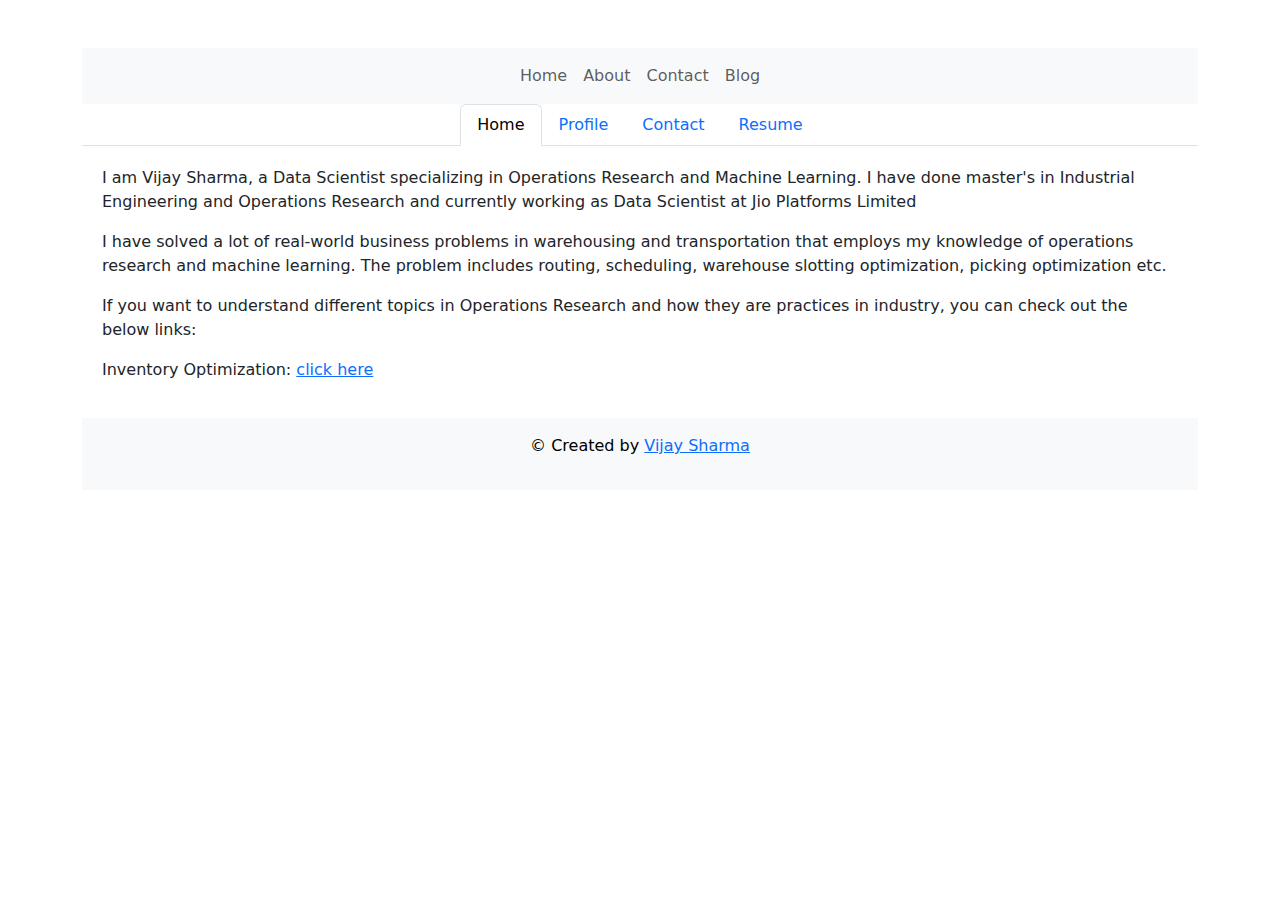
<file: index.html>
<!DOCTYPE html>
<html lang="en">
<head>
  <meta charset="UTF-8">
  <meta name="viewport" content="width=device-width, initial-scale=1.0">
  <title>My GitHub Page</title>
  <link rel="stylesheet" href="static/styles.css">
  <style>
    html, body {
      height: 100%;
      margin: 0;
    }

    body {
      display: grid;
      grid-template-rows: 1fr auto;
      height: 100%;
    }

    footer {
      background-color: #c4c3c3;
      color: white;
      text-align: center;
      padding: 10px;
    }

    /* .container {
      padding: 20px;
    } */

    .tab-content {
      padding: 20px;
    }
  </style>
</head>
<body>
  <div class="container mt-5">
    <!-- <header>
      <h1 class="text-center mt-5">Hi, Welcome to My GitHub Page</h1>
    </header> -->
    <div id="header"></div> <!-- Placeholder for header -->

    <ul class="nav nav-tabs justify-content-center" id="myTab" role="tablist">
      <li class="nav-item" role="presentation">
        <a class="nav-link active" id="home-tab" data-bs-toggle="tab" href="#home" role="tab" aria-controls="home" aria-selected="true">Home</a>
      </li>
      <li class="nav-item" role="presentation">
        <a class="nav-link" id="profile-tab" data-bs-toggle="tab" href="#profile" role="tab" aria-controls="profile" aria-selected="false">Profile</a>
      </li>
      <li class="nav-item" role="presentation">
        <a class="nav-link" id="contact-tab" data-bs-toggle="tab" href="#contact" role="tab" aria-controls="contact" aria-selected="false">Contact</a>
      </li>
      <li class="nav-item" role="presentation">
        <a class="nav-link" id="resume-tab" data-bs-toggle="tab" href="#resume" role="tab" aria-controls="resume" aria-selected="false">Resume</a>
      </li>
    </ul>

    <!-- Tab Content -->
    <div class="tab-content" id="myTabContent">
      <div class="tab-pane fade show active" id="home" role="tabpanel" aria-labelledby="home-tab">
        <!-- Content will be loaded here dynamically -->
      </div>
      <div class="tab-pane fade" id="profile" role="tabpanel" aria-labelledby="profile-tab">
        <!-- Content will be loaded here dynamically -->
      </div>
      <div class="tab-pane fade" id="contact" role="tabpanel" aria-labelledby="contact-tab">
        <!-- Content will be loaded here dynamically -->
      </div>
      <div class="tab-pane fade" id="resume" role="tabpanel" aria-labelledby="resume-tab">
        <h3>My Resume</h3>
        <p>Here is my resume. You can view it and download it:</p>
  
        <!-- Embed the PDF file -->
        <object data="static/Vijay_OR_ML.pdf" type="application/pdf" width="100%" height="600px">
          <p>Your browser does not support PDFs. <a href="static/Vijay_OR_ML.pdf">Download the PDF</a>.</p>
        </object>
  
        <!-- Provide a direct download link -->
        <br>
        <a href="static/Vijay_OR_ML.pdf" class="btn btn-success" download>Download Resume</a>
      </div>
    </div>

    <!-- <footer>
      <p>&copy; Created by <a href="https://github.com/vns-vijay">Vijay Sharma</a></p>
    </footer> -->
    <div id="footer"></div> <!-- Placeholder for footer -->

  </div>
  
  <script src="https://cdn.jsdelivr.net/npm/@popperjs/core@2.11.6/dist/umd/popper.min.js"></script>
  <script src="https://cdn.jsdelivr.net/npm/bootstrap@5.3.0-alpha1/dist/js/bootstrap.min.js"></script>

  <script>
    // Function to load HTML content for each tab dynamically
    function loadTabContent(tabName) {
      const contentDiv = document.querySelector(`#${tabName}`);
      
      // Use AJAX to load the content for each tab
      const xhr = new XMLHttpRequest();
      xhr.open('GET', `templates/${tabName}.html`, true);  // Request the HTML file for the tab
      xhr.onreadystatechange = function () {
        if (xhr.readyState === 4 && xhr.status === 200) {
          contentDiv.innerHTML = xhr.responseText;  // Inject the content into the tab
        }
      };
      xhr.send();
    }

    // Load content for the active tab on page load
    document.addEventListener("DOMContentLoaded", function() {
      loadTabContent('home');  // Load the Home tab content by default
    });

    // Listen for tab changes to load corresponding content
    document.querySelectorAll('.nav-link').forEach(tab => {
      tab.addEventListener('click', function (e) {
        const tabId = e.target.getAttribute('id').split('-')[0];  // Extract tab name from id (e.g., 'home')
        loadTabContent(tabId);  // Load the content for the clicked tab
      });
    });
  </script>
  <script>
    // Load the header and footer dynamically
    document.getElementById("header").innerHTML = fetch('header.html')
      .then(response => response.text())
      .then(html => {
        document.getElementById("header").innerHTML = html;
      });

    document.getElementById("footer").innerHTML = fetch('footer.html')
      .then(response => response.text())
      .then(html => {
        document.getElementById("footer").innerHTML = html;
      });
  </script>
</body>
</html>
</file>
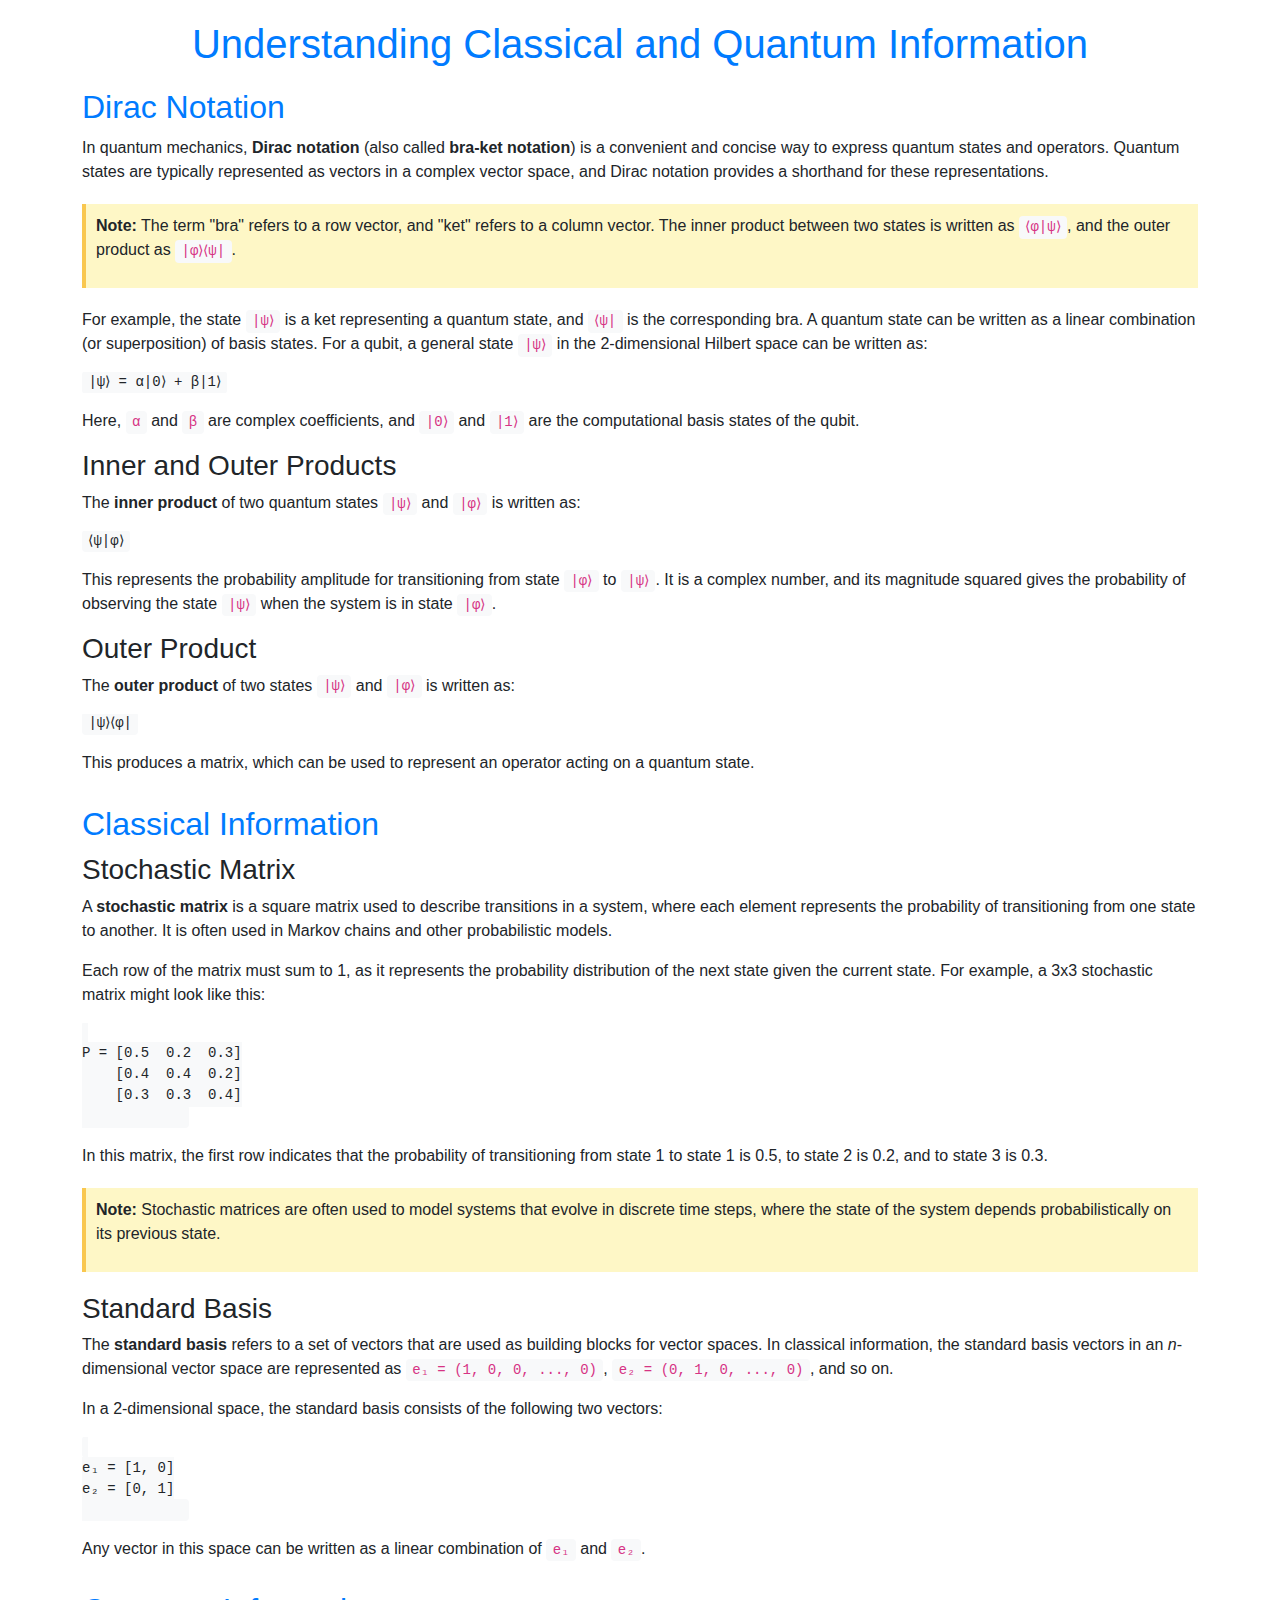
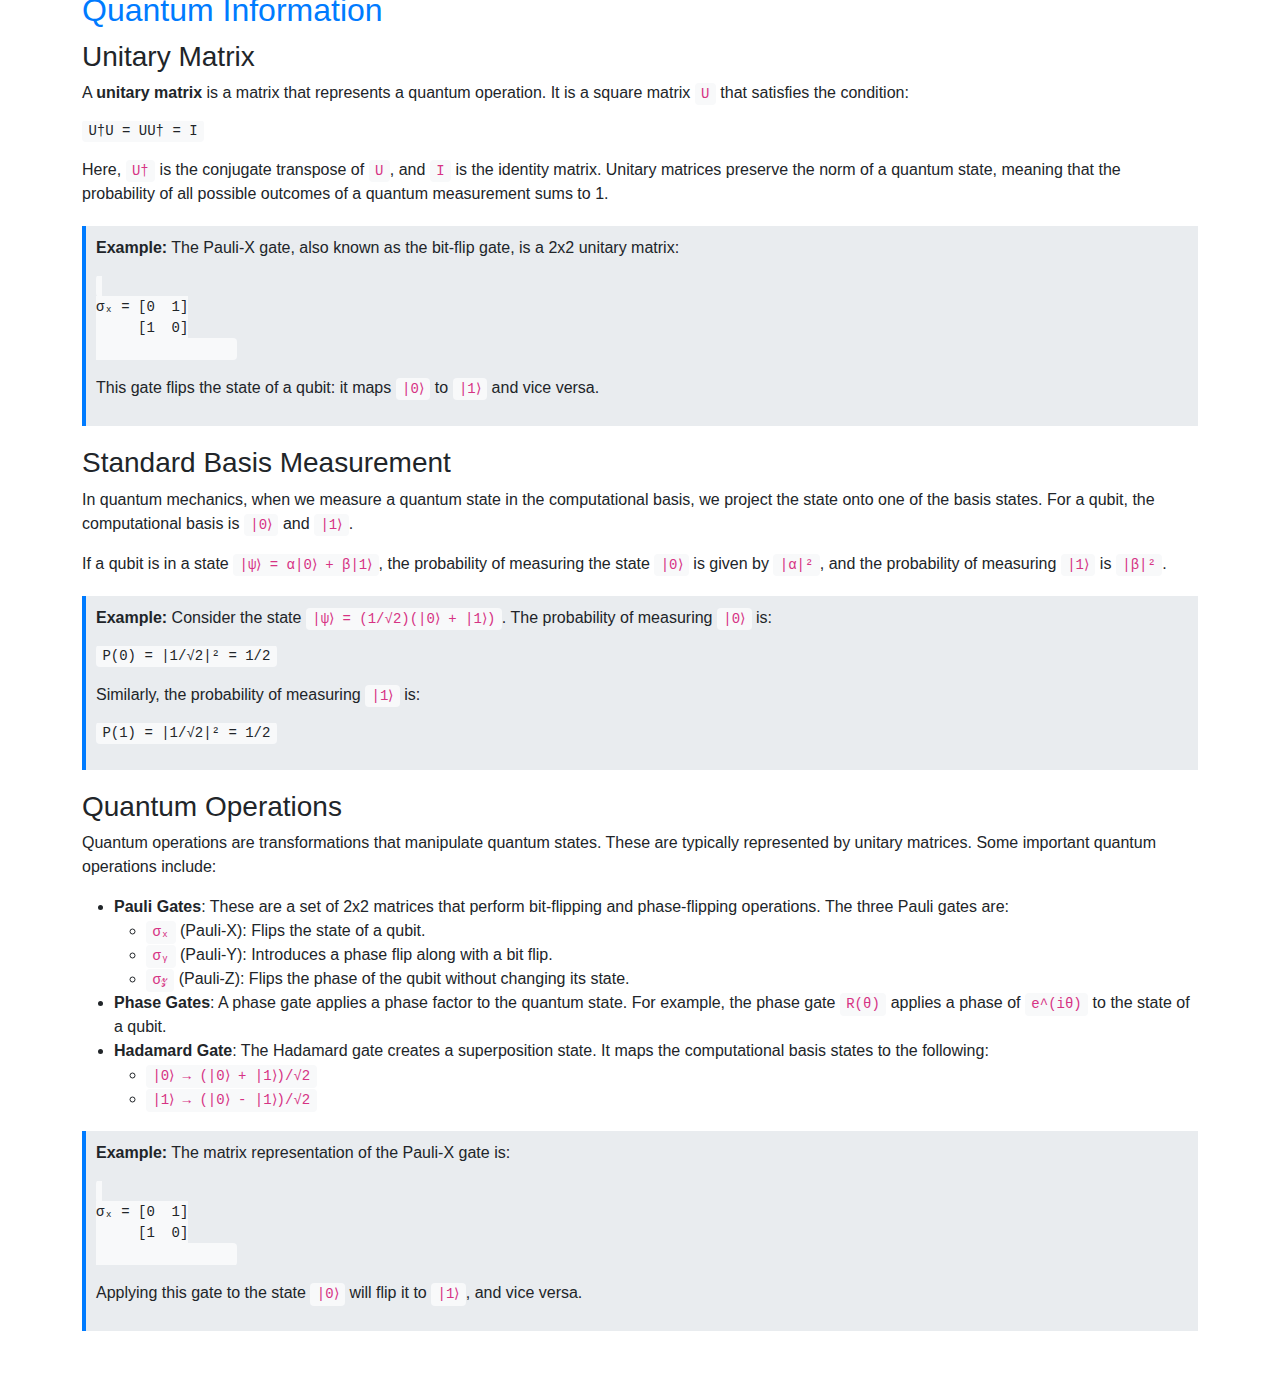
<file: blog/quantum.html>
<!DOCTYPE html>
<html lang="en">

<head>
    <meta charset="UTF-8">
    <meta name="viewport" content="width=device-width, initial-scale=1.0">
    <title>Quantum and Classical Information</title>
    <!-- Bootstrap CSS -->
    <link rel="stylesheet" href="../static/styles.css">
    <style>
        body {
            font-family: Arial, sans-serif;
            margin-top: 20px;
        }

        h1, h2 {
            color: #007bff;
        }

        .content-section {
            margin-bottom: 30px;
        }

        code {
            font-family: Consolas, monospace;
            background-color: #f8f9fa;
            padding: 0.2rem 0.4rem;
            border-radius: 0.25rem;
        }

        .section-title {
            margin-top: 20px;
            margin-bottom: 10px;
        }

        .note {
            background-color: #fef7c6;
            border-left: 4px solid #f9c74f;
            padding: 10px;
            margin: 20px 0;
        }

        .example {
            background-color: #e9ecef;
            border-left: 4px solid #007bff;
            padding: 10px;
            margin: 20px 0;
        }
    </style>
</head>

<body>
    <div class="container">
        <h1 class="text-center">Understanding Classical and Quantum Information</h1>

        <!-- Dirac Notation Section -->
        <div class="content-section">
            <h2 class="section-title">Dirac Notation</h2>
            <p>In quantum mechanics, <b>Dirac notation</b> (also called <b>bra-ket notation</b>) is a convenient and concise way to express quantum states and operators. Quantum states are typically represented as vectors in a complex vector space, and Dirac notation provides a shorthand for these representations.</p>
            
            <div class="note">
                <p><b>Note:</b> The term "bra" refers to a row vector, and "ket" refers to a column vector. The inner product between two states is written as <code>⟨φ|ψ⟩</code>, and the outer product as <code>|φ⟩⟨ψ|</code>.</p>
            </div>
            
            <p>For example, the state <code>|ψ⟩</code> is a ket representing a quantum state, and <code>⟨ψ|</code> is the corresponding bra. A quantum state can be written as a linear combination (or superposition) of basis states. For a qubit, a general state <code>|ψ⟩</code> in the 2-dimensional Hilbert space can be written as:</p>
            <pre><code>|ψ⟩ = α|0⟩ + β|1⟩</code></pre>
            <p>Here, <code>α</code> and <code>β</code> are complex coefficients, and <code>|0⟩</code> and <code>|1⟩</code> are the computational basis states of the qubit.</p>
            
            <h3>Inner and Outer Products</h3>
            <p>The <b>inner product</b> of two quantum states <code>|ψ⟩</code> and <code>|φ⟩</code> is written as:</p>
            <pre><code>⟨ψ|φ⟩</code></pre>
            <p>This represents the probability amplitude for transitioning from state <code>|φ⟩</code> to <code>|ψ⟩</code>. It is a complex number, and its magnitude squared gives the probability of observing the state <code>|ψ⟩</code> when the system is in state <code>|φ⟩</code>.</p>
            
            <h3>Outer Product</h3>
            <p>The <b>outer product</b> of two states <code>|ψ⟩</code> and <code>|φ⟩</code> is written as:</p>
            <pre><code>|ψ⟩⟨φ|</code></pre>
            <p>This produces a matrix, which can be used to represent an operator acting on a quantum state.</p>
        </div>

        <!-- Classical Information Section -->
        <div class="content-section">
            <h2 class="section-title">Classical Information</h2>

            <h3>Stochastic Matrix</h3>
            <p>A <b>stochastic matrix</b> is a square matrix used to describe transitions in a system, where each element represents the probability of transitioning from one state to another. It is often used in Markov chains and other probabilistic models.</p>
            <p>Each row of the matrix must sum to 1, as it represents the probability distribution of the next state given the current state. For example, a 3x3 stochastic matrix might look like this:</p>
            <pre><code>
P = [0.5  0.2  0.3]
    [0.4  0.4  0.2]
    [0.3  0.3  0.4]
            </code></pre>
            <p>In this matrix, the first row indicates that the probability of transitioning from state 1 to state 1 is 0.5, to state 2 is 0.2, and to state 3 is 0.3.</p>

            <div class="note">
                <p><b>Note:</b> Stochastic matrices are often used to model systems that evolve in discrete time steps, where the state of the system depends probabilistically on its previous state.</p>
            </div>

            <h3>Standard Basis</h3>
            <p>The <b>standard basis</b> refers to a set of vectors that are used as building blocks for vector spaces. In classical information, the standard basis vectors in an <i>n</i>-dimensional vector space are represented as <code>e₁ = (1, 0, 0, ..., 0)</code>, <code>e₂ = (0, 1, 0, ..., 0)</code>, and so on.</p>
            <p>In a 2-dimensional space, the standard basis consists of the following two vectors:</p>
            <pre><code>
e₁ = [1, 0]
e₂ = [0, 1]
            </code></pre>
            <p>Any vector in this space can be written as a linear combination of <code>e₁</code> and <code>e₂</code>.</p>
        </div>

        <!-- Quantum Information Section -->
        <div class="content-section">
            <h2 class="section-title">Quantum Information</h2>

            <h3>Unitary Matrix</h3>
            <p>A <b>unitary matrix</b> is a matrix that represents a quantum operation. It is a square matrix <code>U</code> that satisfies the condition:</p>
            <pre><code>U†U = UU† = I</code></pre>
            <p>Here, <code>U†</code> is the conjugate transpose of <code>U</code>, and <code>I</code> is the identity matrix. Unitary matrices preserve the norm of a quantum state, meaning that the probability of all possible outcomes of a quantum measurement sums to 1.</p>

            <div class="example">
                <p><b>Example:</b> The Pauli-X gate, also known as the bit-flip gate, is a 2x2 unitary matrix:</p>
                <pre><code>
σₓ = [0  1]
     [1  0]
                </code></pre>
                <p>This gate flips the state of a qubit: it maps <code>|0⟩</code> to <code>|1⟩</code> and vice versa.</p>
            </div>

            <h3>Standard Basis Measurement</h3>
            <p>In quantum mechanics, when we measure a quantum state in the computational basis, we project the state onto one of the basis states. For a qubit, the computational basis is <code>|0⟩</code> and <code>|1⟩</code>.</p>
            <p>If a qubit is in a state <code>|ψ⟩ = α|0⟩ + β|1⟩</code>, the probability of measuring the state <code>|0⟩</code> is given by <code>|α|²</code>, and the probability of measuring <code>|1⟩</code> is <code>|β|²</code>.</p>
            
            <div class="example">
                <p><b>Example:</b> Consider the state <code>|ψ⟩ = (1/√2)(|0⟩ + |1⟩)</code>. The probability of measuring <code>|0⟩</code> is:</p>
                <pre><code>P(0) = |1/√2|² = 1/2</code></pre>
                <p>Similarly, the probability of measuring <code>|1⟩</code> is:</p>
                <pre><code>P(1) = |1/√2|² = 1/2</code></pre>
            </div>

            <h3>Quantum Operations</h3>
            <p>Quantum operations are transformations that manipulate quantum states. These are typically represented by unitary matrices. Some important quantum operations include:</p>
            <ul>
                <li><b>Pauli Gates</b>: These are a set of 2x2 matrices that perform bit-flipping and phase-flipping operations. The three Pauli gates are:
                    <ul>
                        <li><code>σₓ</code> (Pauli-X): Flips the state of a qubit.</li>
                        <li><code>σᵧ</code> (Pauli-Y): Introduces a phase flip along with a bit flip.</li>
                        <li><code>σ𝓏</code> (Pauli-Z): Flips the phase of the qubit without changing its state.</li>
                    </ul>
                </li>
                <li><b>Phase Gates</b>: A phase gate applies a phase factor to the quantum state. For example, the phase gate <code>R(θ)</code> applies a phase of <code>e^(iθ)</code> to the state of a qubit.</li>
                <li><b>Hadamard Gate</b>: The Hadamard gate creates a superposition state. It maps the computational basis states to the following:
                    <ul>
                        <li><code>|0⟩ → (|0⟩ + |1⟩)/√2</code></li>
                        <li><code>|1⟩ → (|0⟩ - |1⟩)/√2</code></li>
                    </ul>
                </li>
            </ul>

            <div class="example">
                <p><b>Example:</b> The matrix representation of the Pauli-X gate is:</p>
                <pre><code>
σₓ = [0  1]
     [1  0]
                </code></pre>
                <p>Applying this gate to the state <code>|0⟩</code> will flip it to <code>|1⟩</code>, and vice versa.</p>
            </div>

        </div>

    </div>

    <!-- Bootstrap JS and dependencies -->
    <script src="https://code.jquery.com/jquery-3.5.1.slim.min.js"></script>
    <script src="https://cdn.jsdelivr.net/npm/@popperjs/core@2.9.1/dist/umd/popper.min.js"></script>
    <script src="https://stackpath.bootstrapcdn.com/bootstrap/4.5.2/js/bootstrap.min.js"></script>
</body>

</html>
</file>
<file: static/styles.css>
@charset "UTF-8";/*!
 * Bootstrap  v5.3.0-alpha1 (https://getbootstrap.com/)
 * Copyright 2011-2022 The Bootstrap Authors
 * Licensed under MIT (https://github.com/twbs/bootstrap/blob/main/LICENSE)
 */:root,[data-bs-theme=light]{--bs-blue:#0d6efd;--bs-indigo:#6610f2;--bs-purple:#6f42c1;--bs-pink:#d63384;--bs-red:#dc3545;--bs-orange:#fd7e14;--bs-yellow:#ffc107;--bs-green:#198754;--bs-teal:#20c997;--bs-cyan:#0dcaf0;--bs-black:#000;--bs-white:#fff;--bs-gray:#6c757d;--bs-gray-dark:#343a40;--bs-gray-100:#f8f9fa;--bs-gray-200:#e9ecef;--bs-gray-300:#dee2e6;--bs-gray-400:#ced4da;--bs-gray-500:#adb5bd;--bs-gray-600:#6c757d;--bs-gray-700:#495057;--bs-gray-800:#343a40;--bs-gray-900:#212529;--bs-primary:#0d6efd;--bs-secondary:#6c757d;--bs-success:#198754;--bs-info:#0dcaf0;--bs-warning:#ffc107;--bs-danger:#dc3545;--bs-light:#f8f9fa;--bs-dark:#212529;--bs-primary-rgb:13,110,253;--bs-secondary-rgb:108,117,125;--bs-success-rgb:25,135,84;--bs-info-rgb:13,202,240;--bs-warning-rgb:255,193,7;--bs-danger-rgb:220,53,69;--bs-light-rgb:248,249,250;--bs-dark-rgb:33,37,41;--bs-primary-text:#0a58ca;--bs-secondary-text:#6c757d;--bs-success-text:#146c43;--bs-info-text:#087990;--bs-warning-text:#997404;--bs-danger-text:#b02a37;--bs-light-text:#6c757d;--bs-dark-text:#495057;--bs-primary-bg-subtle:#cfe2ff;--bs-secondary-bg-subtle:#f8f9fa;--bs-success-bg-subtle:#d1e7dd;--bs-info-bg-subtle:#cff4fc;--bs-warning-bg-subtle:#fff3cd;--bs-danger-bg-subtle:#f8d7da;--bs-light-bg-subtle:#fcfcfd;--bs-dark-bg-subtle:#ced4da;--bs-primary-border-subtle:#9ec5fe;--bs-secondary-border-subtle:#e9ecef;--bs-success-border-subtle:#a3cfbb;--bs-info-border-subtle:#9eeaf9;--bs-warning-border-subtle:#ffe69c;--bs-danger-border-subtle:#f1aeb5;--bs-light-border-subtle:#e9ecef;--bs-dark-border-subtle:#adb5bd;--bs-white-rgb:255,255,255;--bs-black-rgb:0,0,0;--bs-body-color-rgb:33,37,41;--bs-body-bg-rgb:255,255,255;--bs-font-sans-serif:system-ui,-apple-system,"Segoe UI",Roboto,"Helvetica Neue","Noto Sans","Liberation Sans",Arial,sans-serif,"Apple Color Emoji","Segoe UI Emoji","Segoe UI Symbol","Noto Color Emoji";--bs-font-monospace:SFMono-Regular,Menlo,Monaco,Consolas,"Liberation Mono","Courier New",monospace;--bs-gradient:linear-gradient(180deg, rgba(255, 255, 255, 0.15), rgba(255, 255, 255, 0));--bs-body-font-family:var(--bs-font-sans-serif);--bs-body-font-size:1rem;--bs-body-font-weight:400;--bs-body-line-height:1.5;--bs-body-color:#212529;--bs-emphasis-color:#000;--bs-emphasis-color-rgb:0,0,0;--bs-secondary-color:rgba(33, 37, 41, 0.75);--bs-secondary-color-rgb:33,37,41;--bs-secondary-bg:#e9ecef;--bs-secondary-bg-rgb:233,236,239;--bs-tertiary-color:rgba(33, 37, 41, 0.5);--bs-tertiary-color-rgb:33,37,41;--bs-tertiary-bg:#f8f9fa;--bs-tertiary-bg-rgb:248,249,250;--bs-body-bg:#fff;--bs-body-bg-rgb:255,255,255;--bs-link-color:#0d6efd;--bs-link-color-rgb:13,110,253;--bs-link-decoration:underline;--bs-link-hover-color:#0a58ca;--bs-link-hover-color-rgb:10,88,202;--bs-code-color:#d63384;--bs-highlight-bg:#fff3cd;--bs-border-width:1px;--bs-border-style:solid;--bs-border-color:#dee2e6;--bs-border-color-translucent:rgba(0, 0, 0, 0.175);--bs-border-radius:0.375rem;--bs-border-radius-sm:0.25rem;--bs-border-radius-lg:0.5rem;--bs-border-radius-xl:1rem;--bs-border-radius-2xl:2rem;--bs-border-radius-pill:50rem;--bs-box-shadow:0 0.5rem 1rem rgba(var(--bs-body-color-rgb), 0.15);--bs-box-shadow-sm:0 0.125rem 0.25rem rgba(var(--bs-body-color-rgb), 0.075);--bs-box-shadow-lg:0 1rem 3rem rgba(var(--bs-body-color-rgb), 0.175);--bs-box-shadow-inset:inset 0 1px 2px rgba(var(--bs-body-color-rgb), 0.075);--bs-emphasis-color:#000;--bs-form-control-bg:var(--bs-body-bg);--bs-form-control-disabled-bg:var(--bs-secondary-bg);--bs-highlight-bg:#fff3cd;--bs-breakpoint-xs:0;--bs-breakpoint-sm:576px;--bs-breakpoint-md:768px;--bs-breakpoint-lg:992px;--bs-breakpoint-xl:1200px;--bs-breakpoint-xxl:1400px}[data-bs-theme=dark]{--bs-body-color:#adb5bd;--bs-body-color-rgb:173,181,189;--bs-body-bg:#212529;--bs-body-bg-rgb:33,37,41;--bs-emphasis-color:#f8f9fa;--bs-emphasis-color-rgb:248,249,250;--bs-secondary-color:rgba(173, 181, 189, 0.75);--bs-secondary-color-rgb:173,181,189;--bs-secondary-bg:#343a40;--bs-secondary-bg-rgb:52,58,64;--bs-tertiary-color:rgba(173, 181, 189, 0.5);--bs-tertiary-color-rgb:173,181,189;--bs-tertiary-bg:#2b3035;--bs-tertiary-bg-rgb:43,48,53;--bs-emphasis-color:#fff;--bs-primary-text:#6ea8fe;--bs-secondary-text:#dee2e6;--bs-success-text:#75b798;--bs-info-text:#6edff6;--bs-warning-text:#ffda6a;--bs-danger-text:#ea868f;--bs-light-text:#f8f9fa;--bs-dark-text:#dee2e6;--bs-primary-bg-subtle:#031633;--bs-secondary-bg-subtle:#212529;--bs-success-bg-subtle:#051b11;--bs-info-bg-subtle:#032830;--bs-warning-bg-subtle:#332701;--bs-danger-bg-subtle:#2c0b0e;--bs-light-bg-subtle:#343a40;--bs-dark-bg-subtle:#1a1d20;--bs-primary-border-subtle:#084298;--bs-secondary-border-subtle:#495057;--bs-success-border-subtle:#0f5132;--bs-info-border-subtle:#055160;--bs-warning-border-subtle:#664d03;--bs-danger-border-subtle:#842029;--bs-light-border-subtle:#495057;--bs-dark-border-subtle:#343a40;--bs-heading-color:#fff;--bs-link-color:#6ea8fe;--bs-link-hover-color:#9ec5fe;--bs-link-color-rgb:110,168,254;--bs-link-hover-color-rgb:158,197,254;--bs-code-color:#e685b5;--bs-border-color:#495057;--bs-border-color-translucent:rgba(255, 255, 255, 0.15)}*,::after,::before{box-sizing:border-box}@media (prefers-reduced-motion:no-preference){:root{scroll-behavior:smooth}}body{margin:0;font-family:var(--bs-body-font-family);font-size:var(--bs-body-font-size);font-weight:var(--bs-body-font-weight);line-height:var(--bs-body-line-height);color:var(--bs-body-color);text-align:var(--bs-body-text-align);background-color:var(--bs-body-bg);-webkit-text-size-adjust:100%;-webkit-tap-highlight-color:transparent}hr{margin:1rem 0;color:inherit;border:0;border-top:var(--bs-border-width) solid;opacity:.25}.h1,.h2,.h3,.h4,.h5,.h6,h1,h2,h3,h4,h5,h6{margin-top:0;margin-bottom:.5rem;font-weight:500;line-height:1.2;color:var(--bs-heading-color,inherit)}.h1,h1{font-size:calc(1.375rem + 1.5vw)}@media (min-width:1200px){.h1,h1{font-size:2.5rem}}.h2,h2{font-size:calc(1.325rem + .9vw)}@media (min-width:1200px){.h2,h2{font-size:2rem}}.h3,h3{font-size:calc(1.3rem + .6vw)}@media (min-width:1200px){.h3,h3{font-size:1.75rem}}.h4,h4{font-size:calc(1.275rem + .3vw)}@media (min-width:1200px){.h4,h4{font-size:1.5rem}}.h5,h5{font-size:1.25rem}.h6,h6{font-size:1rem}p{margin-top:0;margin-bottom:1rem}abbr[title]{-webkit-text-decoration:underline dotted;text-decoration:underline dotted;cursor:help;-webkit-text-decoration-skip-ink:none;text-decoration-skip-ink:none}address{margin-bottom:1rem;font-style:normal;line-height:inherit}ol,ul{padding-left:2rem}dl,ol,ul{margin-top:0;margin-bottom:1rem}ol ol,ol ul,ul ol,ul ul{margin-bottom:0}dt{font-weight:700}dd{margin-bottom:.5rem;margin-left:0}blockquote{margin:0 0 1rem}b,strong{font-weight:bolder}.small,small{font-size:.875em}.mark,mark{padding:.1875em;background-color:var(--bs-highlight-bg)}sub,sup{position:relative;font-size:.75em;line-height:0;vertical-align:baseline}sub{bottom:-.25em}sup{top:-.5em}a{color:rgba(var(--bs-link-color-rgb),var(--bs-link-opacity,1));text-decoration:underline}a:hover{--bs-link-color-rgb:var(--bs-link-hover-color-rgb)}a:not([href]):not([class]),a:not([href]):not([class]):hover{color:inherit;text-decoration:none}code,kbd,pre,samp{font-family:var(--bs-font-monospace);font-size:1em}pre{display:block;margin-top:0;margin-bottom:1rem;overflow:auto;font-size:.875em}pre code{font-size:inherit;color:inherit;word-break:normal}code{font-size:.875em;color:var(--bs-code-color);word-wrap:break-word}a>code{color:inherit}kbd{padding:.1875rem .375rem;font-size:.875em;color:var(--bs-body-bg);background-color:var(--bs-body-color);border-radius:.25rem}kbd kbd{padding:0;font-size:1em}figure{margin:0 0 1rem}img,svg{vertical-align:middle}table{caption-side:bottom;border-collapse:collapse}caption{padding-top:.5rem;padding-bottom:.5rem;color:var(--bs-secondary-color);text-align:left}th{text-align:inherit;text-align:-webkit-match-parent}tbody,td,tfoot,th,thead,tr{border-color:inherit;border-style:solid;border-width:0}label{display:inline-block}button{border-radius:0}button:focus:not(:focus-visible){outline:0}button,input,optgroup,select,textarea{margin:0;font-family:inherit;font-size:inherit;line-height:inherit}button,select{text-transform:none}[role=button]{cursor:pointer}select{word-wrap:normal}select:disabled{opacity:1}[list]:not([type=date]):not([type=datetime-local]):not([type=month]):not([type=week]):not([type=time])::-webkit-calendar-picker-indicator{display:none!important}[type=button],[type=reset],[type=submit],button{-webkit-appearance:button}[type=button]:not(:disabled),[type=reset]:not(:disabled),[type=submit]:not(:disabled),button:not(:disabled){cursor:pointer}::-moz-focus-inner{padding:0;border-style:none}textarea{resize:vertical}fieldset{min-width:0;padding:0;margin:0;border:0}legend{float:left;width:100%;padding:0;margin-bottom:.5rem;font-size:calc(1.275rem + .3vw);line-height:inherit}@media (min-width:1200px){legend{font-size:1.5rem}}legend+*{clear:left}::-webkit-datetime-edit-day-field,::-webkit-datetime-edit-fields-wrapper,::-webkit-datetime-edit-hour-field,::-webkit-datetime-edit-minute,::-webkit-datetime-edit-month-field,::-webkit-datetime-edit-text,::-webkit-datetime-edit-year-field{padding:0}::-webkit-inner-spin-button{height:auto}[type=search]{outline-offset:-2px;-webkit-appearance:textfield}::-webkit-search-decoration{-webkit-appearance:none}::-webkit-color-swatch-wrapper{padding:0}::-webkit-file-upload-button{font:inherit;-webkit-appearance:button}::file-selector-button{font:inherit;-webkit-appearance:button}output{display:inline-block}iframe{border:0}summary{display:list-item;cursor:pointer}progress{vertical-align:baseline}[hidden]{display:none!important}.lead{font-size:1.25rem;font-weight:300}.display-1{font-size:calc(1.625rem + 4.5vw);font-weight:300;line-height:1.2}@media (min-width:1200px){.display-1{font-size:5rem}}.display-2{font-size:calc(1.575rem + 3.9vw);font-weight:300;line-height:1.2}@media (min-width:1200px){.display-2{font-size:4.5rem}}.display-3{font-size:calc(1.525rem + 3.3vw);font-weight:300;line-height:1.2}@media (min-width:1200px){.display-3{font-size:4rem}}.display-4{font-size:calc(1.475rem + 2.7vw);font-weight:300;line-height:1.2}@media (min-width:1200px){.display-4{font-size:3.5rem}}.display-5{font-size:calc(1.425rem + 2.1vw);font-weight:300;line-height:1.2}@media (min-width:1200px){.display-5{font-size:3rem}}.display-6{font-size:calc(1.375rem + 1.5vw);font-weight:300;line-height:1.2}@media (min-width:1200px){.display-6{font-size:2.5rem}}.list-unstyled{padding-left:0;list-style:none}.list-inline{padding-left:0;list-style:none}.list-inline-item{display:inline-block}.list-inline-item:not(:last-child){margin-right:.5rem}.initialism{font-size:.875em;text-transform:uppercase}.blockquote{margin-bottom:1rem;font-size:1.25rem}.blockquote>:last-child{margin-bottom:0}.blockquote-footer{margin-top:-1rem;margin-bottom:1rem;font-size:.875em;color:#6c757d}.blockquote-footer::before{content:"— "}.img-fluid{max-width:100%;height:auto}.img-thumbnail{padding:.25rem;background-color:var(--bs-body-bg);border:var(--bs-border-width) solid var(--bs-border-color);border-radius:var(--bs-border-radius);max-width:100%;height:auto}.figure{display:inline-block}.figure-img{margin-bottom:.5rem;line-height:1}.figure-caption{font-size:.875em;color:var(--bs-secondary-color)}.container,.container-fluid,.container-lg,.container-md,.container-sm,.container-xl,.container-xxl{--bs-gutter-x:1.5rem;--bs-gutter-y:0;width:100%;padding-right:calc(var(--bs-gutter-x) * .5);padding-left:calc(var(--bs-gutter-x) * .5);margin-right:auto;margin-left:auto}@media (min-width:576px){.container,.container-sm{max-width:540px}}@media (min-width:768px){.container,.container-md,.container-sm{max-width:720px}}@media (min-width:992px){.container,.container-lg,.container-md,.container-sm{max-width:960px}}@media (min-width:1200px){.container,.container-lg,.container-md,.container-sm,.container-xl{max-width:1140px}}@media (min-width:1400px){.container,.container-lg,.container-md,.container-sm,.container-xl,.container-xxl{max-width:1320px}}.row{--bs-gutter-x:1.5rem;--bs-gutter-y:0;display:flex;flex-wrap:wrap;margin-top:calc(-1 * var(--bs-gutter-y));margin-right:calc(-.5 * var(--bs-gutter-x));margin-left:calc(-.5 * var(--bs-gutter-x))}.row>*{flex-shrink:0;width:100%;max-width:100%;padding-right:calc(var(--bs-gutter-x) * .5);padding-left:calc(var(--bs-gutter-x) * .5);margin-top:var(--bs-gutter-y)}.col{flex:1 0 0%}.row-cols-auto>*{flex:0 0 auto;width:auto}.row-cols-1>*{flex:0 0 auto;width:100%}.row-cols-2>*{flex:0 0 auto;width:50%}.row-cols-3>*{flex:0 0 auto;width:33.3333333333%}.row-cols-4>*{flex:0 0 auto;width:25%}.row-cols-5>*{flex:0 0 auto;width:20%}.row-cols-6>*{flex:0 0 auto;width:16.6666666667%}.col-auto{flex:0 0 auto;width:auto}.col-1{flex:0 0 auto;width:8.33333333%}.col-2{flex:0 0 auto;width:16.66666667%}.col-3{flex:0 0 auto;width:25%}.col-4{flex:0 0 auto;width:33.33333333%}.col-5{flex:0 0 auto;width:41.66666667%}.col-6{flex:0 0 auto;width:50%}.col-7{flex:0 0 auto;width:58.33333333%}.col-8{flex:0 0 auto;width:66.66666667%}.col-9{flex:0 0 auto;width:75%}.col-10{flex:0 0 auto;width:83.33333333%}.col-11{flex:0 0 auto;width:91.66666667%}.col-12{flex:0 0 auto;width:100%}.offset-1{margin-left:8.33333333%}.offset-2{margin-left:16.66666667%}.offset-3{margin-left:25%}.offset-4{margin-left:33.33333333%}.offset-5{margin-left:41.66666667%}.offset-6{margin-left:50%}.offset-7{margin-left:58.33333333%}.offset-8{margin-left:66.66666667%}.offset-9{margin-left:75%}.offset-10{margin-left:83.33333333%}.offset-11{margin-left:91.66666667%}.g-0,.gx-0{--bs-gutter-x:0}.g-0,.gy-0{--bs-gutter-y:0}.g-1,.gx-1{--bs-gutter-x:0.25rem}.g-1,.gy-1{--bs-gutter-y:0.25rem}.g-2,.gx-2{--bs-gutter-x:0.5rem}.g-2,.gy-2{--bs-gutter-y:0.5rem}.g-3,.gx-3{--bs-gutter-x:1rem}.g-3,.gy-3{--bs-gutter-y:1rem}.g-4,.gx-4{--bs-gutter-x:1.5rem}.g-4,.gy-4{--bs-gutter-y:1.5rem}.g-5,.gx-5{--bs-gutter-x:3rem}.g-5,.gy-5{--bs-gutter-y:3rem}@media (min-width:576px){.col-sm{flex:1 0 0%}.row-cols-sm-auto>*{flex:0 0 auto;width:auto}.row-cols-sm-1>*{flex:0 0 auto;width:100%}.row-cols-sm-2>*{flex:0 0 auto;width:50%}.row-cols-sm-3>*{flex:0 0 auto;width:33.3333333333%}.row-cols-sm-4>*{flex:0 0 auto;width:25%}.row-cols-sm-5>*{flex:0 0 auto;width:20%}.row-cols-sm-6>*{flex:0 0 auto;width:16.6666666667%}.col-sm-auto{flex:0 0 auto;width:auto}.col-sm-1{flex:0 0 auto;width:8.33333333%}.col-sm-2{flex:0 0 auto;width:16.66666667%}.col-sm-3{flex:0 0 auto;width:25%}.col-sm-4{flex:0 0 auto;width:33.33333333%}.col-sm-5{flex:0 0 auto;width:41.66666667%}.col-sm-6{flex:0 0 auto;width:50%}.col-sm-7{flex:0 0 auto;width:58.33333333%}.col-sm-8{flex:0 0 auto;width:66.66666667%}.col-sm-9{flex:0 0 auto;width:75%}.col-sm-10{flex:0 0 auto;width:83.33333333%}.col-sm-11{flex:0 0 auto;width:91.66666667%}.col-sm-12{flex:0 0 auto;width:100%}.offset-sm-0{margin-left:0}.offset-sm-1{margin-left:8.33333333%}.offset-sm-2{margin-left:16.66666667%}.offset-sm-3{margin-left:25%}.offset-sm-4{margin-left:33.33333333%}.offset-sm-5{margin-left:41.66666667%}.offset-sm-6{margin-left:50%}.offset-sm-7{margin-left:58.33333333%}.offset-sm-8{margin-left:66.66666667%}.offset-sm-9{margin-left:75%}.offset-sm-10{margin-left:83.33333333%}.offset-sm-11{margin-left:91.66666667%}.g-sm-0,.gx-sm-0{--bs-gutter-x:0}.g-sm-0,.gy-sm-0{--bs-gutter-y:0}.g-sm-1,.gx-sm-1{--bs-gutter-x:0.25rem}.g-sm-1,.gy-sm-1{--bs-gutter-y:0.25rem}.g-sm-2,.gx-sm-2{--bs-gutter-x:0.5rem}.g-sm-2,.gy-sm-2{--bs-gutter-y:0.5rem}.g-sm-3,.gx-sm-3{--bs-gutter-x:1rem}.g-sm-3,.gy-sm-3{--bs-gutter-y:1rem}.g-sm-4,.gx-sm-4{--bs-gutter-x:1.5rem}.g-sm-4,.gy-sm-4{--bs-gutter-y:1.5rem}.g-sm-5,.gx-sm-5{--bs-gutter-x:3rem}.g-sm-5,.gy-sm-5{--bs-gutter-y:3rem}}@media (min-width:768px){.col-md{flex:1 0 0%}.row-cols-md-auto>*{flex:0 0 auto;width:auto}.row-cols-md-1>*{flex:0 0 auto;width:100%}.row-cols-md-2>*{flex:0 0 auto;width:50%}.row-cols-md-3>*{flex:0 0 auto;width:33.3333333333%}.row-cols-md-4>*{flex:0 0 auto;width:25%}.row-cols-md-5>*{flex:0 0 auto;width:20%}.row-cols-md-6>*{flex:0 0 auto;width:16.6666666667%}.col-md-auto{flex:0 0 auto;width:auto}.col-md-1{flex:0 0 auto;width:8.33333333%}.col-md-2{flex:0 0 auto;width:16.66666667%}.col-md-3{flex:0 0 auto;width:25%}.col-md-4{flex:0 0 auto;width:33.33333333%}.col-md-5{flex:0 0 auto;width:41.66666667%}.col-md-6{flex:0 0 auto;width:50%}.col-md-7{flex:0 0 auto;width:58.33333333%}.col-md-8{flex:0 0 auto;width:66.66666667%}.col-md-9{flex:0 0 auto;width:75%}.col-md-10{flex:0 0 auto;width:83.33333333%}.col-md-11{flex:0 0 auto;width:91.66666667%}.col-md-12{flex:0 0 auto;width:100%}.offset-md-0{margin-left:0}.offset-md-1{margin-left:8.33333333%}.offset-md-2{margin-left:16.66666667%}.offset-md-3{margin-left:25%}.offset-md-4{margin-left:33.33333333%}.offset-md-5{margin-left:41.66666667%}.offset-md-6{margin-left:50%}.offset-md-7{margin-left:58.33333333%}.offset-md-8{margin-left:66.66666667%}.offset-md-9{margin-left:75%}.offset-md-10{margin-left:83.33333333%}.offset-md-11{margin-left:91.66666667%}.g-md-0,.gx-md-0{--bs-gutter-x:0}.g-md-0,.gy-md-0{--bs-gutter-y:0}.g-md-1,.gx-md-1{--bs-gutter-x:0.25rem}.g-md-1,.gy-md-1{--bs-gutter-y:0.25rem}.g-md-2,.gx-md-2{--bs-gutter-x:0.5rem}.g-md-2,.gy-md-2{--bs-gutter-y:0.5rem}.g-md-3,.gx-md-3{--bs-gutter-x:1rem}.g-md-3,.gy-md-3{--bs-gutter-y:1rem}.g-md-4,.gx-md-4{--bs-gutter-x:1.5rem}.g-md-4,.gy-md-4{--bs-gutter-y:1.5rem}.g-md-5,.gx-md-5{--bs-gutter-x:3rem}.g-md-5,.gy-md-5{--bs-gutter-y:3rem}}@media (min-width:992px){.col-lg{flex:1 0 0%}.row-cols-lg-auto>*{flex:0 0 auto;width:auto}.row-cols-lg-1>*{flex:0 0 auto;width:100%}.row-cols-lg-2>*{flex:0 0 auto;width:50%}.row-cols-lg-3>*{flex:0 0 auto;width:33.3333333333%}.row-cols-lg-4>*{flex:0 0 auto;width:25%}.row-cols-lg-5>*{flex:0 0 auto;width:20%}.row-cols-lg-6>*{flex:0 0 auto;width:16.6666666667%}.col-lg-auto{flex:0 0 auto;width:auto}.col-lg-1{flex:0 0 auto;width:8.33333333%}.col-lg-2{flex:0 0 auto;width:16.66666667%}.col-lg-3{flex:0 0 auto;width:25%}.col-lg-4{flex:0 0 auto;width:33.33333333%}.col-lg-5{flex:0 0 auto;width:41.66666667%}.col-lg-6{flex:0 0 auto;width:50%}.col-lg-7{flex:0 0 auto;width:58.33333333%}.col-lg-8{flex:0 0 auto;width:66.66666667%}.col-lg-9{flex:0 0 auto;width:75%}.col-lg-10{flex:0 0 auto;width:83.33333333%}.col-lg-11{flex:0 0 auto;width:91.66666667%}.col-lg-12{flex:0 0 auto;width:100%}.offset-lg-0{margin-left:0}.offset-lg-1{margin-left:8.33333333%}.offset-lg-2{margin-left:16.66666667%}.offset-lg-3{margin-left:25%}.offset-lg-4{margin-left:33.33333333%}.offset-lg-5{margin-left:41.66666667%}.offset-lg-6{margin-left:50%}.offset-lg-7{margin-left:58.33333333%}.offset-lg-8{margin-left:66.66666667%}.offset-lg-9{margin-left:75%}.offset-lg-10{margin-left:83.33333333%}.offset-lg-11{margin-left:91.66666667%}.g-lg-0,.gx-lg-0{--bs-gutter-x:0}.g-lg-0,.gy-lg-0{--bs-gutter-y:0}.g-lg-1,.gx-lg-1{--bs-gutter-x:0.25rem}.g-lg-1,.gy-lg-1{--bs-gutter-y:0.25rem}.g-lg-2,.gx-lg-2{--bs-gutter-x:0.5rem}.g-lg-2,.gy-lg-2{--bs-gutter-y:0.5rem}.g-lg-3,.gx-lg-3{--bs-gutter-x:1rem}.g-lg-3,.gy-lg-3{--bs-gutter-y:1rem}.g-lg-4,.gx-lg-4{--bs-gutter-x:1.5rem}.g-lg-4,.gy-lg-4{--bs-gutter-y:1.5rem}.g-lg-5,.gx-lg-5{--bs-gutter-x:3rem}.g-lg-5,.gy-lg-5{--bs-gutter-y:3rem}}@media (min-width:1200px){.col-xl{flex:1 0 0%}.row-cols-xl-auto>*{flex:0 0 auto;width:auto}.row-cols-xl-1>*{flex:0 0 auto;width:100%}.row-cols-xl-2>*{flex:0 0 auto;width:50%}.row-cols-xl-3>*{flex:0 0 auto;width:33.3333333333%}.row-cols-xl-4>*{flex:0 0 auto;width:25%}.row-cols-xl-5>*{flex:0 0 auto;width:20%}.row-cols-xl-6>*{flex:0 0 auto;width:16.6666666667%}.col-xl-auto{flex:0 0 auto;width:auto}.col-xl-1{flex:0 0 auto;width:8.33333333%}.col-xl-2{flex:0 0 auto;width:16.66666667%}.col-xl-3{flex:0 0 auto;width:25%}.col-xl-4{flex:0 0 auto;width:33.33333333%}.col-xl-5{flex:0 0 auto;width:41.66666667%}.col-xl-6{flex:0 0 auto;width:50%}.col-xl-7{flex:0 0 auto;width:58.33333333%}.col-xl-8{flex:0 0 auto;width:66.66666667%}.col-xl-9{flex:0 0 auto;width:75%}.col-xl-10{flex:0 0 auto;width:83.33333333%}.col-xl-11{flex:0 0 auto;width:91.66666667%}.col-xl-12{flex:0 0 auto;width:100%}.offset-xl-0{margin-left:0}.offset-xl-1{margin-left:8.33333333%}.offset-xl-2{margin-left:16.66666667%}.offset-xl-3{margin-left:25%}.offset-xl-4{margin-left:33.33333333%}.offset-xl-5{margin-left:41.66666667%}.offset-xl-6{margin-left:50%}.offset-xl-7{margin-left:58.33333333%}.offset-xl-8{margin-left:66.66666667%}.offset-xl-9{margin-left:75%}.offset-xl-10{margin-left:83.33333333%}.offset-xl-11{margin-left:91.66666667%}.g-xl-0,.gx-xl-0{--bs-gutter-x:0}.g-xl-0,.gy-xl-0{--bs-gutter-y:0}.g-xl-1,.gx-xl-1{--bs-gutter-x:0.25rem}.g-xl-1,.gy-xl-1{--bs-gutter-y:0.25rem}.g-xl-2,.gx-xl-2{--bs-gutter-x:0.5rem}.g-xl-2,.gy-xl-2{--bs-gutter-y:0.5rem}.g-xl-3,.gx-xl-3{--bs-gutter-x:1rem}.g-xl-3,.gy-xl-3{--bs-gutter-y:1rem}.g-xl-4,.gx-xl-4{--bs-gutter-x:1.5rem}.g-xl-4,.gy-xl-4{--bs-gutter-y:1.5rem}.g-xl-5,.gx-xl-5{--bs-gutter-x:3rem}.g-xl-5,.gy-xl-5{--bs-gutter-y:3rem}}@media (min-width:1400px){.col-xxl{flex:1 0 0%}.row-cols-xxl-auto>*{flex:0 0 auto;width:auto}.row-cols-xxl-1>*{flex:0 0 auto;width:100%}.row-cols-xxl-2>*{flex:0 0 auto;width:50%}.row-cols-xxl-3>*{flex:0 0 auto;width:33.3333333333%}.row-cols-xxl-4>*{flex:0 0 auto;width:25%}.row-cols-xxl-5>*{flex:0 0 auto;width:20%}.row-cols-xxl-6>*{flex:0 0 auto;width:16.6666666667%}.col-xxl-auto{flex:0 0 auto;width:auto}.col-xxl-1{flex:0 0 auto;width:8.33333333%}.col-xxl-2{flex:0 0 auto;width:16.66666667%}.col-xxl-3{flex:0 0 auto;width:25%}.col-xxl-4{flex:0 0 auto;width:33.33333333%}.col-xxl-5{flex:0 0 auto;width:41.66666667%}.col-xxl-6{flex:0 0 auto;width:50%}.col-xxl-7{flex:0 0 auto;width:58.33333333%}.col-xxl-8{flex:0 0 auto;width:66.66666667%}.col-xxl-9{flex:0 0 auto;width:75%}.col-xxl-10{flex:0 0 auto;width:83.33333333%}.col-xxl-11{flex:0 0 auto;width:91.66666667%}.col-xxl-12{flex:0 0 auto;width:100%}.offset-xxl-0{margin-left:0}.offset-xxl-1{margin-left:8.33333333%}.offset-xxl-2{margin-left:16.66666667%}.offset-xxl-3{margin-left:25%}.offset-xxl-4{margin-left:33.33333333%}.offset-xxl-5{margin-left:41.66666667%}.offset-xxl-6{margin-left:50%}.offset-xxl-7{margin-left:58.33333333%}.offset-xxl-8{margin-left:66.66666667%}.offset-xxl-9{margin-left:75%}.offset-xxl-10{margin-left:83.33333333%}.offset-xxl-11{margin-left:91.66666667%}.g-xxl-0,.gx-xxl-0{--bs-gutter-x:0}.g-xxl-0,.gy-xxl-0{--bs-gutter-y:0}.g-xxl-1,.gx-xxl-1{--bs-gutter-x:0.25rem}.g-xxl-1,.gy-xxl-1{--bs-gutter-y:0.25rem}.g-xxl-2,.gx-xxl-2{--bs-gutter-x:0.5rem}.g-xxl-2,.gy-xxl-2{--bs-gutter-y:0.5rem}.g-xxl-3,.gx-xxl-3{--bs-gutter-x:1rem}.g-xxl-3,.gy-xxl-3{--bs-gutter-y:1rem}.g-xxl-4,.gx-xxl-4{--bs-gutter-x:1.5rem}.g-xxl-4,.gy-xxl-4{--bs-gutter-y:1.5rem}.g-xxl-5,.gx-xxl-5{--bs-gutter-x:3rem}.g-xxl-5,.gy-xxl-5{--bs-gutter-y:3rem}}.table{--bs-table-color:var(--bs-body-color);--bs-table-bg:transparent;--bs-table-border-color:var(--bs-border-color);--bs-table-accent-bg:transparent;--bs-table-striped-color:var(--bs-body-color);--bs-table-striped-bg:rgba(0, 0, 0, 0.05);--bs-table-active-color:var(--bs-body-color);--bs-table-active-bg:rgba(0, 0, 0, 0.1);--bs-table-hover-color:var(--bs-body-color);--bs-table-hover-bg:rgba(0, 0, 0, 0.075);width:100%;margin-bottom:1rem;color:var(--bs-table-color);vertical-align:top;border-color:var(--bs-table-border-color)}.table>:not(caption)>*>*{padding:.5rem .5rem;background-color:var(--bs-table-bg);border-bottom-width:var(--bs-border-width);box-shadow:inset 0 0 0 9999px var(--bs-table-accent-bg)}.table>tbody{vertical-align:inherit}.table>thead{vertical-align:bottom}.table-group-divider{border-top:calc(var(--bs-border-width) * 2) solid currentcolor}.caption-top{caption-side:top}.table-sm>:not(caption)>*>*{padding:.25rem .25rem}.table-bordered>:not(caption)>*{border-width:var(--bs-border-width) 0}.table-bordered>:not(caption)>*>*{border-width:0 var(--bs-border-width)}.table-borderless>:not(caption)>*>*{border-bottom-width:0}.table-borderless>:not(:first-child){border-top-width:0}.table-striped>tbody>tr:nth-of-type(odd)>*{--bs-table-accent-bg:var(--bs-table-striped-bg);color:var(--bs-table-striped-color)}.table-striped-columns>:not(caption)>tr>:nth-child(2n){--bs-table-accent-bg:var(--bs-table-striped-bg);color:var(--bs-table-striped-color)}.table-active{--bs-table-accent-bg:var(--bs-table-active-bg);color:var(--bs-table-active-color)}.table-hover>tbody>tr:hover>*{--bs-table-accent-bg:var(--bs-table-hover-bg);color:var(--bs-table-hover-color)}.table-primary{--bs-table-color:#000;--bs-table-bg:#cfe2ff;--bs-table-border-color:#bacbe6;--bs-table-striped-bg:#c5d7f2;--bs-table-striped-color:#000;--bs-table-active-bg:#bacbe6;--bs-table-active-color:#000;--bs-table-hover-bg:#bfd1ec;--bs-table-hover-color:#000;color:var(--bs-table-color);border-color:var(--bs-table-border-color)}.table-secondary{--bs-table-color:#000;--bs-table-bg:#e2e3e5;--bs-table-border-color:#cbccce;--bs-table-striped-bg:#d7d8da;--bs-table-striped-color:#000;--bs-table-active-bg:#cbccce;--bs-table-active-color:#000;--bs-table-hover-bg:#d1d2d4;--bs-table-hover-color:#000;color:var(--bs-table-color);border-color:var(--bs-table-border-color)}.table-success{--bs-table-color:#000;--bs-table-bg:#d1e7dd;--bs-table-border-color:#bcd0c7;--bs-table-striped-bg:#c7dbd2;--bs-table-striped-color:#000;--bs-table-active-bg:#bcd0c7;--bs-table-active-color:#000;--bs-table-hover-bg:#c1d6cc;--bs-table-hover-color:#000;color:var(--bs-table-color);border-color:var(--bs-table-border-color)}.table-info{--bs-table-color:#000;--bs-table-bg:#cff4fc;--bs-table-border-color:#badce3;--bs-table-striped-bg:#c5e8ef;--bs-table-striped-color:#000;--bs-table-active-bg:#badce3;--bs-table-active-color:#000;--bs-table-hover-bg:#bfe2e9;--bs-table-hover-color:#000;color:var(--bs-table-color);border-color:var(--bs-table-border-color)}.table-warning{--bs-table-color:#000;--bs-table-bg:#fff3cd;--bs-table-border-color:#e6dbb9;--bs-table-striped-bg:#f2e7c3;--bs-table-striped-color:#000;--bs-table-active-bg:#e6dbb9;--bs-table-active-color:#000;--bs-table-hover-bg:#ece1be;--bs-table-hover-color:#000;color:var(--bs-table-color);border-color:var(--bs-table-border-color)}.table-danger{--bs-table-color:#000;--bs-table-bg:#f8d7da;--bs-table-border-color:#dfc2c4;--bs-table-striped-bg:#eccccf;--bs-table-striped-color:#000;--bs-table-active-bg:#dfc2c4;--bs-table-active-color:#000;--bs-table-hover-bg:#e5c7ca;--bs-table-hover-color:#000;color:var(--bs-table-color);border-color:var(--bs-table-border-color)}.table-light{--bs-table-color:#000;--bs-table-bg:#f8f9fa;--bs-table-border-color:#dfe0e1;--bs-table-striped-bg:#ecedee;--bs-table-striped-color:#000;--bs-table-active-bg:#dfe0e1;--bs-table-active-color:#000;--bs-table-hover-bg:#e5e6e7;--bs-table-hover-color:#000;color:var(--bs-table-color);border-color:var(--bs-table-border-color)}.table-dark{--bs-table-color:#fff;--bs-table-bg:#212529;--bs-table-border-color:#373b3e;--bs-table-striped-bg:#2c3034;--bs-table-striped-color:#fff;--bs-table-active-bg:#373b3e;--bs-table-active-color:#fff;--bs-table-hover-bg:#323539;--bs-table-hover-color:#fff;color:var(--bs-table-color);border-color:var(--bs-table-border-color)}.table-responsive{overflow-x:auto;-webkit-overflow-scrolling:touch}@media (max-width:575.98px){.table-responsive-sm{overflow-x:auto;-webkit-overflow-scrolling:touch}}@media (max-width:767.98px){.table-responsive-md{overflow-x:auto;-webkit-overflow-scrolling:touch}}@media (max-width:991.98px){.table-responsive-lg{overflow-x:auto;-webkit-overflow-scrolling:touch}}@media (max-width:1199.98px){.table-responsive-xl{overflow-x:auto;-webkit-overflow-scrolling:touch}}@media (max-width:1399.98px){.table-responsive-xxl{overflow-x:auto;-webkit-overflow-scrolling:touch}}.form-label{margin-bottom:.5rem}.col-form-label{padding-top:calc(.375rem + var(--bs-border-width));padding-bottom:calc(.375rem + var(--bs-border-width));margin-bottom:0;font-size:inherit;line-height:1.5}.col-form-label-lg{padding-top:calc(.5rem + var(--bs-border-width));padding-bottom:calc(.5rem + var(--bs-border-width));font-size:1.25rem}.col-form-label-sm{padding-top:calc(.25rem + var(--bs-border-width));padding-bottom:calc(.25rem + var(--bs-border-width));font-size:.875rem}.form-text{margin-top:.25rem;font-size:.875em;color:var(--bs-secondary-color)}.form-control{display:block;width:100%;padding:.375rem .75rem;font-size:1rem;font-weight:400;line-height:1.5;color:var(--bs-body-color);background-color:var(--bs-form-control-bg);background-clip:padding-box;border:var(--bs-border-width) solid var(--bs-border-color);-webkit-appearance:none;-moz-appearance:none;appearance:none;border-radius:.375rem;transition:border-color .15s ease-in-out,box-shadow .15s ease-in-out}@media (prefers-reduced-motion:reduce){.form-control{transition:none}}.form-control[type=file]{overflow:hidden}.form-control[type=file]:not(:disabled):not([readonly]){cursor:pointer}.form-control:focus{color:var(--bs-body-color);background-color:var(--bs-form-control-bg);border-color:#86b7fe;outline:0;box-shadow:0 0 0 .25rem rgba(13,110,253,.25)}.form-control::-webkit-date-and-time-value{height:1.5em}.form-control::-webkit-datetime-edit{display:block;padding:0}.form-control::-moz-placeholder{color:var(--bs-secondary-color);opacity:1}.form-control::placeholder{color:var(--bs-secondary-color);opacity:1}.form-control:disabled{background-color:var(--bs-form-control-disabled-bg);opacity:1}.form-control::-webkit-file-upload-button{padding:.375rem .75rem;margin:-.375rem -.75rem;-webkit-margin-end:.75rem;margin-inline-end:.75rem;color:var(--bs-body-color);background-color:var(--bs-tertiary-bg);pointer-events:none;border-color:inherit;border-style:solid;border-width:0;border-inline-end-width:var(--bs-border-width);border-radius:0;-webkit-transition:color .15s ease-in-out,background-color .15s ease-in-out,border-color .15s ease-in-out,box-shadow .15s ease-in-out;transition:color .15s ease-in-out,background-color .15s ease-in-out,border-color .15s ease-in-out,box-shadow .15s ease-in-out}.form-control::file-selector-button{padding:.375rem .75rem;margin:-.375rem -.75rem;-webkit-margin-end:.75rem;margin-inline-end:.75rem;color:var(--bs-body-color);background-color:var(--bs-tertiary-bg);pointer-events:none;border-color:inherit;border-style:solid;border-width:0;border-inline-end-width:var(--bs-border-width);border-radius:0;transition:color .15s ease-in-out,background-color .15s ease-in-out,border-color .15s ease-in-out,box-shadow .15s ease-in-out}@media (prefers-reduced-motion:reduce){.form-control::-webkit-file-upload-button{-webkit-transition:none;transition:none}.form-control::file-selector-button{transition:none}}.form-control:hover:not(:disabled):not([readonly])::-webkit-file-upload-button{background-color:var(--bs-secondary-bg)}.form-control:hover:not(:disabled):not([readonly])::file-selector-button{background-color:var(--bs-secondary-bg)}.form-control-plaintext{display:block;width:100%;padding:.375rem 0;margin-bottom:0;line-height:1.5;color:var(--bs-body-color);background-color:transparent;border:solid transparent;border-width:var(--bs-border-width) 0}.form-control-plaintext:focus{outline:0}.form-control-plaintext.form-control-lg,.form-control-plaintext.form-control-sm{padding-right:0;padding-left:0}.form-control-sm{min-height:calc(1.5em + .5rem + calc(var(--bs-border-width) * 2));padding:.25rem .5rem;font-size:.875rem;border-radius:.25rem}.form-control-sm::-webkit-file-upload-button{padding:.25rem .5rem;margin:-.25rem -.5rem;-webkit-margin-end:.5rem;margin-inline-end:.5rem}.form-control-sm::file-selector-button{padding:.25rem .5rem;margin:-.25rem -.5rem;-webkit-margin-end:.5rem;margin-inline-end:.5rem}.form-control-lg{min-height:calc(1.5em + 1rem + calc(var(--bs-border-width) * 2));padding:.5rem 1rem;font-size:1.25rem;border-radius:.5rem}.form-control-lg::-webkit-file-upload-button{padding:.5rem 1rem;margin:-.5rem -1rem;-webkit-margin-end:1rem;margin-inline-end:1rem}.form-control-lg::file-selector-button{padding:.5rem 1rem;margin:-.5rem -1rem;-webkit-margin-end:1rem;margin-inline-end:1rem}textarea.form-control{min-height:calc(1.5em + .75rem + calc(var(--bs-border-width) * 2))}textarea.form-control-sm{min-height:calc(1.5em + .5rem + calc(var(--bs-border-width) * 2))}textarea.form-control-lg{min-height:calc(1.5em + 1rem + calc(var(--bs-border-width) * 2))}.form-control-color{width:3rem;height:calc(1.5em + .75rem + calc(var(--bs-border-width) * 2));padding:.375rem}.form-control-color:not(:disabled):not([readonly]){cursor:pointer}.form-control-color::-moz-color-swatch{border:0!important;border-radius:.375rem}.form-control-color::-webkit-color-swatch{border-radius:.375rem}.form-control-color.form-control-sm{height:calc(1.5em + .5rem + calc(var(--bs-border-width) * 2))}.form-control-color.form-control-lg{height:calc(1.5em + 1rem + calc(var(--bs-border-width) * 2))}.form-select{--bs-form-select-bg-img:url("data:image/svg+xml,%3csvg xmlns='http://www.w3.org/2000/svg' viewBox='0 0 16 16'%3e%3cpath fill='none' stroke='%23343a40' stroke-linecap='round' stroke-linejoin='round' stroke-width='2' d='m2 5 6 6 6-6'/%3e%3c/svg%3e");display:block;width:100%;padding:.375rem 2.25rem .375rem .75rem;-moz-padding-start:calc(0.75rem - 3px);font-size:1rem;font-weight:400;line-height:1.5;color:var(--bs-body-color);background-color:var(--bs-form-control-bg);background-image:var(--bs-form-select-bg-img),var(--bs-form-select-bg-icon,none);background-repeat:no-repeat;background-position:right .75rem center;background-size:16px 12px;border:var(--bs-border-width) solid var(--bs-border-color);border-radius:.375rem;transition:border-color .15s ease-in-out,box-shadow .15s ease-in-out;-webkit-appearance:none;-moz-appearance:none;appearance:none}@media (prefers-reduced-motion:reduce){.form-select{transition:none}}.form-select:focus{border-color:#86b7fe;outline:0;box-shadow:0 0 0 .25rem rgba(13,110,253,.25)}.form-select[multiple],.form-select[size]:not([size="1"]){padding-right:.75rem;background-image:none}.form-select:disabled{background-color:var(--bs-form-control-disabled-bg)}.form-select:-moz-focusring{color:transparent;text-shadow:0 0 0 var(--bs-body-color)}.form-select-sm{padding-top:.25rem;padding-bottom:.25rem;padding-left:.5rem;font-size:.875rem;border-radius:.25rem}.form-select-lg{padding-top:.5rem;padding-bottom:.5rem;padding-left:1rem;font-size:1.25rem;border-radius:.5rem}[data-bs-theme=dark] .form-select{--bs-form-select-bg-img:url("data:image/svg+xml,%3csvg xmlns='http://www.w3.org/2000/svg' viewBox='0 0 16 16'%3e%3cpath fill='none' stroke='%23adb5bd' stroke-linecap='round' stroke-linejoin='round' stroke-width='2' d='m2 5 6 6 6-6'/%3e%3c/svg%3e")}.form-check{display:block;min-height:1.5rem;padding-left:1.5em;margin-bottom:.125rem}.form-check .form-check-input{float:left;margin-left:-1.5em}.form-check-reverse{padding-right:1.5em;padding-left:0;text-align:right}.form-check-reverse .form-check-input{float:right;margin-right:-1.5em;margin-left:0}.form-check-input{--bs-form-check-bg:var(--bs-form-control-bg);width:1em;height:1em;margin-top:.25em;vertical-align:top;background-color:var(--bs-form-check-bg);background-image:var(--bs-form-check-bg-image);background-repeat:no-repeat;background-position:center;background-size:contain;border:var(--bs-border-width) solid var(--bs-border-color);-webkit-appearance:none;-moz-appearance:none;appearance:none;-webkit-print-color-adjust:exact;color-adjust:exact;print-color-adjust:exact}.form-check-input[type=checkbox]{border-radius:.25em}.form-check-input[type=radio]{border-radius:50%}.form-check-input:active{filter:brightness(90%)}.form-check-input:focus{border-color:#86b7fe;outline:0;box-shadow:0 0 0 .25rem rgba(13,110,253,.25)}.form-check-input:checked{background-color:#0d6efd;border-color:#0d6efd}.form-check-input:checked[type=checkbox]{--bs-form-check-bg-image:url("data:image/svg+xml,%3csvg xmlns='http://www.w3.org/2000/svg' viewBox='0 0 20 20'%3e%3cpath fill='none' stroke='%23fff' stroke-linecap='round' stroke-linejoin='round' stroke-width='3' d='m6 10 3 3 6-6'/%3e%3c/svg%3e")}.form-check-input:checked[type=radio]{--bs-form-check-bg-image:url("data:image/svg+xml,%3csvg xmlns='http://www.w3.org/2000/svg' viewBox='-4 -4 8 8'%3e%3ccircle r='2' fill='%23fff'/%3e%3c/svg%3e")}.form-check-input[type=checkbox]:indeterminate{background-color:#0d6efd;border-color:#0d6efd;--bs-form-check-bg-image:url("data:image/svg+xml,%3csvg xmlns='http://www.w3.org/2000/svg' viewBox='0 0 20 20'%3e%3cpath fill='none' stroke='%23fff' stroke-linecap='round' stroke-linejoin='round' stroke-width='3' d='M6 10h8'/%3e%3c/svg%3e")}.form-check-input:disabled{pointer-events:none;filter:none;opacity:.5}.form-check-input:disabled~.form-check-label,.form-check-input[disabled]~.form-check-label{cursor:default;opacity:.5}.form-switch{padding-left:2.5em}.form-switch .form-check-input{--bs-form-switch-bg:url("data:image/svg+xml,%3csvg xmlns='http://www.w3.org/2000/svg' viewBox='-4 -4 8 8'%3e%3ccircle r='3' fill='rgba%280, 0, 0, 0.25%29'/%3e%3c/svg%3e");width:2em;margin-left:-2.5em;background-image:var(--bs-form-switch-bg);background-position:left center;border-radius:2em;transition:background-position .15s ease-in-out}@media (prefers-reduced-motion:reduce){.form-switch .form-check-input{transition:none}}.form-switch .form-check-input:focus{--bs-form-switch-bg:url("data:image/svg+xml,%3csvg xmlns='http://www.w3.org/2000/svg' viewBox='-4 -4 8 8'%3e%3ccircle r='3' fill='%2386b7fe'/%3e%3c/svg%3e")}.form-switch .form-check-input:checked{background-position:right center;--bs-form-switch-bg:url("data:image/svg+xml,%3csvg xmlns='http://www.w3.org/2000/svg' viewBox='-4 -4 8 8'%3e%3ccircle r='3' fill='%23fff'/%3e%3c/svg%3e")}.form-switch.form-check-reverse{padding-right:2.5em;padding-left:0}.form-switch.form-check-reverse .form-check-input{margin-right:-2.5em;margin-left:0}.form-check-inline{display:inline-block;margin-right:1rem}.btn-check{position:absolute;clip:rect(0,0,0,0);pointer-events:none}.btn-check:disabled+.btn,.btn-check[disabled]+.btn{pointer-events:none;filter:none;opacity:.65}[data-bs-theme=dark] .form-switch .form-check-input:not(:checked):not(:focus){--bs-form-switch-bg:url("data:image/svg+xml,%3csvg xmlns='http://www.w3.org/2000/svg' viewBox='-4 -4 8 8'%3e%3ccircle r='3' fill='rgba%28255, 255, 255, 0.25%29'/%3e%3c/svg%3e")}.form-range{width:100%;height:1.5rem;padding:0;background-color:transparent;-webkit-appearance:none;-moz-appearance:none;appearance:none}.form-range:focus{outline:0}.form-range:focus::-webkit-slider-thumb{box-shadow:0 0 0 1px #fff,0 0 0 .25rem rgba(13,110,253,.25)}.form-range:focus::-moz-range-thumb{box-shadow:0 0 0 1px #fff,0 0 0 .25rem rgba(13,110,253,.25)}.form-range::-moz-focus-outer{border:0}.form-range::-webkit-slider-thumb{width:1rem;height:1rem;margin-top:-.25rem;background-color:#0d6efd;border:0;border-radius:1rem;-webkit-transition:background-color .15s ease-in-out,border-color .15s ease-in-out,box-shadow .15s ease-in-out;transition:background-color .15s ease-in-out,border-color .15s ease-in-out,box-shadow .15s ease-in-out;-webkit-appearance:none;appearance:none}@media (prefers-reduced-motion:reduce){.form-range::-webkit-slider-thumb{-webkit-transition:none;transition:none}}.form-range::-webkit-slider-thumb:active{background-color:#b6d4fe}.form-range::-webkit-slider-runnable-track{width:100%;height:.5rem;color:transparent;cursor:pointer;background-color:var(--bs-tertiary-bg);border-color:transparent;border-radius:1rem}.form-range::-moz-range-thumb{width:1rem;height:1rem;background-color:#0d6efd;border:0;border-radius:1rem;-moz-transition:background-color .15s ease-in-out,border-color .15s ease-in-out,box-shadow .15s ease-in-out;transition:background-color .15s ease-in-out,border-color .15s ease-in-out,box-shadow .15s ease-in-out;-moz-appearance:none;appearance:none}@media (prefers-reduced-motion:reduce){.form-range::-moz-range-thumb{-moz-transition:none;transition:none}}.form-range::-moz-range-thumb:active{background-color:#b6d4fe}.form-range::-moz-range-track{width:100%;height:.5rem;color:transparent;cursor:pointer;background-color:var(--bs-tertiary-bg);border-color:transparent;border-radius:1rem}.form-range:disabled{pointer-events:none}.form-range:disabled::-webkit-slider-thumb{background-color:var(--bs-secondary-color)}.form-range:disabled::-moz-range-thumb{background-color:var(--bs-secondary-color)}.form-floating{position:relative}.form-floating::before:not(.form-control:disabled){position:absolute;top:var(--bs-border-width);left:var(--bs-border-width);width:calc(100% - (calc(calc(.375em + .1875rem) + calc(.75em + .375rem))));height:1.875em;content:"";background-color:var(--bs-form-control-bg);border-radius:.375rem}.form-floating>.form-control,.form-floating>.form-control-plaintext,.form-floating>.form-select{height:calc(3.5rem + calc(var(--bs-border-width) * 2));line-height:1.25}.form-floating>label{position:absolute;top:0;left:0;width:100%;height:100%;padding:1rem .75rem;overflow:hidden;text-align:start;text-overflow:ellipsis;white-space:nowrap;pointer-events:none;border:var(--bs-border-width) solid transparent;transform-origin:0 0;transition:opacity .1s ease-in-out,transform .1s ease-in-out}@media (prefers-reduced-motion:reduce){.form-floating>label{transition:none}}.form-floating>.form-control,.form-floating>.form-control-plaintext{padding:1rem .75rem}.form-floating>.form-control-plaintext::-moz-placeholder,.form-floating>.form-control::-moz-placeholder{color:transparent}.form-floating>.form-control-plaintext::placeholder,.form-floating>.form-control::placeholder{color:transparent}.form-floating>.form-control-plaintext:not(:-moz-placeholder-shown),.form-floating>.form-control:not(:-moz-placeholder-shown){padding-top:1.625rem;padding-bottom:.625rem}.form-floating>.form-control-plaintext:focus,.form-floating>.form-control-plaintext:not(:placeholder-shown),.form-floating>.form-control:focus,.form-floating>.form-control:not(:placeholder-shown){padding-top:1.625rem;padding-bottom:.625rem}.form-floating>.form-control-plaintext:-webkit-autofill,.form-floating>.form-control:-webkit-autofill{padding-top:1.625rem;padding-bottom:.625rem}.form-floating>.form-select{padding-top:1.625rem;padding-bottom:.625rem}.form-floating>.form-control:not(:-moz-placeholder-shown)~label{opacity:.65;transform:scale(.85) translateY(-.5rem) translateX(.15rem)}.form-floating>.form-control-plaintext~label,.form-floating>.form-control:focus~label,.form-floating>.form-control:not(:placeholder-shown)~label,.form-floating>.form-select~label{opacity:.65;transform:scale(.85) translateY(-.5rem) translateX(.15rem)}.form-floating>.form-control:-webkit-autofill~label{opacity:.65;transform:scale(.85) translateY(-.5rem) translateX(.15rem)}.form-floating>.form-control-plaintext~label{border-width:var(--bs-border-width) 0}.form-floating>.form-control:disabled~label{color:#6c757d}.input-group{position:relative;display:flex;flex-wrap:wrap;align-items:stretch;width:100%}.input-group>.form-control,.input-group>.form-floating,.input-group>.form-select{position:relative;flex:1 1 auto;width:1%;min-width:0}.input-group>.form-control:focus,.input-group>.form-floating:focus-within,.input-group>.form-select:focus{z-index:5}.input-group .btn{position:relative;z-index:2}.input-group .btn:focus{z-index:5}.input-group-text{display:flex;align-items:center;padding:.375rem .75rem;font-size:1rem;font-weight:400;line-height:1.5;color:var(--bs-body-color);text-align:center;white-space:nowrap;background-color:var(--bs-tertiary-bg);border:var(--bs-border-width) solid var(--bs-border-color);border-radius:.375rem}.input-group-lg>.btn,.input-group-lg>.form-control,.input-group-lg>.form-select,.input-group-lg>.input-group-text{padding:.5rem 1rem;font-size:1.25rem;border-radius:.5rem}.input-group-sm>.btn,.input-group-sm>.form-control,.input-group-sm>.form-select,.input-group-sm>.input-group-text{padding:.25rem .5rem;font-size:.875rem;border-radius:.25rem}.input-group-lg>.form-select,.input-group-sm>.form-select{padding-right:3rem}.input-group:not(.has-validation)>.dropdown-toggle:nth-last-child(n+3),.input-group:not(.has-validation)>.form-floating:not(:last-child)>.form-control,.input-group:not(.has-validation)>.form-floating:not(:last-child)>.form-select,.input-group:not(.has-validation)>:not(:last-child):not(.dropdown-toggle):not(.dropdown-menu):not(.form-floating){border-top-right-radius:0;border-bottom-right-radius:0}.input-group.has-validation>.dropdown-toggle:nth-last-child(n+4),.input-group.has-validation>.form-floating:nth-last-child(n+3)>.form-control,.input-group.has-validation>.form-floating:nth-last-child(n+3)>.form-select,.input-group.has-validation>:nth-last-child(n+3):not(.dropdown-toggle):not(.dropdown-menu):not(.form-floating){border-top-right-radius:0;border-bottom-right-radius:0}.input-group>:not(:first-child):not(.dropdown-menu):not(.valid-tooltip):not(.valid-feedback):not(.invalid-tooltip):not(.invalid-feedback){margin-left:calc(var(--bs-border-width) * -1);border-top-left-radius:0;border-bottom-left-radius:0}.input-group>.form-floating:not(:first-child)>.form-control,.input-group>.form-floating:not(:first-child)>.form-select{border-top-left-radius:0;border-bottom-left-radius:0}.valid-feedback{display:none;width:100%;margin-top:.25rem;font-size:.875em;color:var(--bs-success-text)}.valid-tooltip{position:absolute;top:100%;z-index:5;display:none;max-width:100%;padding:.25rem .5rem;margin-top:.1rem;font-size:.875rem;color:#fff;background-color:var(--bs-success);border-radius:var(--bs-border-radius)}.is-valid~.valid-feedback,.is-valid~.valid-tooltip,.was-validated :valid~.valid-feedback,.was-validated :valid~.valid-tooltip{display:block}.form-control.is-valid,.was-validated .form-control:valid{border-color:var(--bs-success);padding-right:calc(1.5em + .75rem);background-image:url("data:image/svg+xml,%3csvg xmlns='http://www.w3.org/2000/svg' viewBox='0 0 8 8'%3e%3cpath fill='%23198754' d='M2.3 6.73.6 4.53c-.4-1.04.46-1.4 1.1-.8l1.1 1.4 3.4-3.8c.6-.63 1.6-.27 1.2.7l-4 4.6c-.43.5-.8.4-1.1.1z'/%3e%3c/svg%3e");background-repeat:no-repeat;background-position:right calc(.375em + .1875rem) center;background-size:calc(.75em + .375rem) calc(.75em + .375rem)}.form-control.is-valid:focus,.was-validated .form-control:valid:focus{border-color:var(--bs-success);box-shadow:0 0 0 .25rem rgba(var(--bs-success-rgb),.25)}.was-validated textarea.form-control:valid,textarea.form-control.is-valid{padding-right:calc(1.5em + .75rem);background-position:top calc(.375em + .1875rem) right calc(.375em + .1875rem)}.form-select.is-valid,.was-validated .form-select:valid{border-color:var(--bs-success)}.form-select.is-valid:not([multiple]):not([size]),.form-select.is-valid:not([multiple])[size="1"],.was-validated .form-select:valid:not([multiple]):not([size]),.was-validated .form-select:valid:not([multiple])[size="1"]{--bs-form-select-bg-icon:url("data:image/svg+xml,%3csvg xmlns='http://www.w3.org/2000/svg' viewBox='0 0 8 8'%3e%3cpath fill='%23198754' d='M2.3 6.73.6 4.53c-.4-1.04.46-1.4 1.1-.8l1.1 1.4 3.4-3.8c.6-.63 1.6-.27 1.2.7l-4 4.6c-.43.5-.8.4-1.1.1z'/%3e%3c/svg%3e");padding-right:4.125rem;background-position:right .75rem center,center right 2.25rem;background-size:16px 12px,calc(.75em + .375rem) calc(.75em + .375rem)}.form-select.is-valid:focus,.was-validated .form-select:valid:focus{border-color:var(--bs-success);box-shadow:0 0 0 .25rem rgba(var(--bs-success-rgb),.25)}.form-control-color.is-valid,.was-validated .form-control-color:valid{width:calc(3rem + calc(1.5em + .75rem))}.form-check-input.is-valid,.was-validated .form-check-input:valid{border-color:var(--bs-success)}.form-check-input.is-valid:checked,.was-validated .form-check-input:valid:checked{background-color:var(--bs-success-text)}.form-check-input.is-valid:focus,.was-validated .form-check-input:valid:focus{box-shadow:0 0 0 .25rem rgba(var(--bs-success-rgb),.25)}.form-check-input.is-valid~.form-check-label,.was-validated .form-check-input:valid~.form-check-label{color:var(--bs-success-text)}.form-check-inline .form-check-input~.valid-feedback{margin-left:.5em}.input-group>.form-control:not(:focus).is-valid,.input-group>.form-floating:not(:focus-within).is-valid,.input-group>.form-select:not(:focus).is-valid,.was-validated .input-group>.form-control:not(:focus):valid,.was-validated .input-group>.form-floating:not(:focus-within):valid,.was-validated .input-group>.form-select:not(:focus):valid{z-index:3}.invalid-feedback{display:none;width:100%;margin-top:.25rem;font-size:.875em;color:var(--bs-danger-text)}.invalid-tooltip{position:absolute;top:100%;z-index:5;display:none;max-width:100%;padding:.25rem .5rem;margin-top:.1rem;font-size:.875rem;color:#fff;background-color:var(--bs-danger);border-radius:var(--bs-border-radius)}.is-invalid~.invalid-feedback,.is-invalid~.invalid-tooltip,.was-validated :invalid~.invalid-feedback,.was-validated :invalid~.invalid-tooltip{display:block}.form-control.is-invalid,.was-validated .form-control:invalid{border-color:var(--bs-danger);padding-right:calc(1.5em + .75rem);background-image:url("data:image/svg+xml,%3csvg xmlns='http://www.w3.org/2000/svg' viewBox='0 0 12 12' width='12' height='12' fill='none' stroke='%23dc3545'%3e%3ccircle cx='6' cy='6' r='4.5'/%3e%3cpath stroke-linejoin='round' d='M5.8 3.6h.4L6 6.5z'/%3e%3ccircle cx='6' cy='8.2' r='.6' fill='%23dc3545' stroke='none'/%3e%3c/svg%3e");background-repeat:no-repeat;background-position:right calc(.375em + .1875rem) center;background-size:calc(.75em + .375rem) calc(.75em + .375rem)}.form-control.is-invalid:focus,.was-validated .form-control:invalid:focus{border-color:var(--bs-danger);box-shadow:0 0 0 .25rem rgba(var(--bs-danger-rgb),.25)}.was-validated textarea.form-control:invalid,textarea.form-control.is-invalid{padding-right:calc(1.5em + .75rem);background-position:top calc(.375em + .1875rem) right calc(.375em + .1875rem)}.form-select.is-invalid,.was-validated .form-select:invalid{border-color:var(--bs-danger)}.form-select.is-invalid:not([multiple]):not([size]),.form-select.is-invalid:not([multiple])[size="1"],.was-validated .form-select:invalid:not([multiple]):not([size]),.was-validated .form-select:invalid:not([multiple])[size="1"]{--bs-form-select-bg-icon:url("data:image/svg+xml,%3csvg xmlns='http://www.w3.org/2000/svg' viewBox='0 0 12 12' width='12' height='12' fill='none' stroke='%23dc3545'%3e%3ccircle cx='6' cy='6' r='4.5'/%3e%3cpath stroke-linejoin='round' d='M5.8 3.6h.4L6 6.5z'/%3e%3ccircle cx='6' cy='8.2' r='.6' fill='%23dc3545' stroke='none'/%3e%3c/svg%3e");padding-right:4.125rem;background-position:right .75rem center,center right 2.25rem;background-size:16px 12px,calc(.75em + .375rem) calc(.75em + .375rem)}.form-select.is-invalid:focus,.was-validated .form-select:invalid:focus{border-color:var(--bs-danger);box-shadow:0 0 0 .25rem rgba(var(--bs-danger-rgb),.25)}.form-control-color.is-invalid,.was-validated .form-control-color:invalid{width:calc(3rem + calc(1.5em + .75rem))}.form-check-input.is-invalid,.was-validated .form-check-input:invalid{border-color:var(--bs-danger)}.form-check-input.is-invalid:checked,.was-validated .form-check-input:invalid:checked{background-color:var(--bs-danger-text)}.form-check-input.is-invalid:focus,.was-validated .form-check-input:invalid:focus{box-shadow:0 0 0 .25rem rgba(var(--bs-danger-rgb),.25)}.form-check-input.is-invalid~.form-check-label,.was-validated .form-check-input:invalid~.form-check-label{color:var(--bs-danger-text)}.form-check-inline .form-check-input~.invalid-feedback{margin-left:.5em}.input-group>.form-control:not(:focus).is-invalid,.input-group>.form-floating:not(:focus-within).is-invalid,.input-group>.form-select:not(:focus).is-invalid,.was-validated .input-group>.form-control:not(:focus):invalid,.was-validated .input-group>.form-floating:not(:focus-within):invalid,.was-validated .input-group>.form-select:not(:focus):invalid{z-index:4}.btn{--bs-btn-padding-x:0.75rem;--bs-btn-padding-y:0.375rem;--bs-btn-font-family: ;--bs-btn-font-size:1rem;--bs-btn-font-weight:400;--bs-btn-line-height:1.5;--bs-btn-color:#212529;--bs-btn-bg:transparent;--bs-btn-border-width:var(--bs-border-width);--bs-btn-border-color:transparent;--bs-btn-border-radius:0.375rem;--bs-btn-hover-border-color:transparent;--bs-btn-box-shadow:inset 0 1px 0 rgba(255, 255, 255, 0.15),0 1px 1px rgba(0, 0, 0, 0.075);--bs-btn-disabled-opacity:0.65;--bs-btn-focus-box-shadow:0 0 0 0.25rem rgba(var(--bs-btn-focus-shadow-rgb), .5);display:inline-block;padding:var(--bs-btn-padding-y) var(--bs-btn-padding-x);font-family:var(--bs-btn-font-family);font-size:var(--bs-btn-font-size);font-weight:var(--bs-btn-font-weight);line-height:var(--bs-btn-line-height);color:var(--bs-btn-color);text-align:center;text-decoration:none;vertical-align:middle;cursor:pointer;-webkit-user-select:none;-moz-user-select:none;user-select:none;border:var(--bs-btn-border-width) solid var(--bs-btn-border-color);border-radius:var(--bs-btn-border-radius);background-color:var(--bs-btn-bg);transition:color .15s ease-in-out,background-color .15s ease-in-out,border-color .15s ease-in-out,box-shadow .15s ease-in-out}@media (prefers-reduced-motion:reduce){.btn{transition:none}}.btn:hover{color:var(--bs-btn-hover-color);background-color:var(--bs-btn-hover-bg);border-color:var(--bs-btn-hover-border-color)}.btn-check+.btn:hover{color:var(--bs-btn-color);background-color:var(--bs-btn-bg);border-color:var(--bs-btn-border-color)}.btn:focus-visible{color:var(--bs-btn-hover-color);background-color:var(--bs-btn-hover-bg);border-color:var(--bs-btn-hover-border-color);outline:0;box-shadow:var(--bs-btn-focus-box-shadow)}.btn-check:focus-visible+.btn{border-color:var(--bs-btn-hover-border-color);outline:0;box-shadow:var(--bs-btn-focus-box-shadow)}.btn-check:checked+.btn,.btn.active,.btn.show,.btn:first-child:active,:not(.btn-check)+.btn:active{color:var(--bs-btn-active-color);background-color:var(--bs-btn-active-bg);border-color:var(--bs-btn-active-border-color)}.btn-check:checked+.btn:focus-visible,.btn.active:focus-visible,.btn.show:focus-visible,.btn:first-child:active:focus-visible,:not(.btn-check)+.btn:active:focus-visible{box-shadow:var(--bs-btn-focus-box-shadow)}.btn.disabled,.btn:disabled,fieldset:disabled .btn{color:var(--bs-btn-disabled-color);pointer-events:none;background-color:var(--bs-btn-disabled-bg);border-color:var(--bs-btn-disabled-border-color);opacity:var(--bs-btn-disabled-opacity)}.btn-primary{--bs-btn-color:#fff;--bs-btn-bg:#0d6efd;--bs-btn-border-color:#0d6efd;--bs-btn-hover-color:#fff;--bs-btn-hover-bg:#0b5ed7;--bs-btn-hover-border-color:#0a58ca;--bs-btn-focus-shadow-rgb:49,132,253;--bs-btn-active-color:#fff;--bs-btn-active-bg:#0a58ca;--bs-btn-active-border-color:#0a53be;--bs-btn-active-shadow:inset 0 3px 5px rgba(0, 0, 0, 0.125);--bs-btn-disabled-color:#fff;--bs-btn-disabled-bg:#0d6efd;--bs-btn-disabled-border-color:#0d6efd}.btn-secondary{--bs-btn-color:#fff;--bs-btn-bg:#6c757d;--bs-btn-border-color:#6c757d;--bs-btn-hover-color:#fff;--bs-btn-hover-bg:#5c636a;--bs-btn-hover-border-color:#565e64;--bs-btn-focus-shadow-rgb:130,138,145;--bs-btn-active-color:#fff;--bs-btn-active-bg:#565e64;--bs-btn-active-border-color:#51585e;--bs-btn-active-shadow:inset 0 3px 5px rgba(0, 0, 0, 0.125);--bs-btn-disabled-color:#fff;--bs-btn-disabled-bg:#6c757d;--bs-btn-disabled-border-color:#6c757d}.btn-success{--bs-btn-color:#fff;--bs-btn-bg:#198754;--bs-btn-border-color:#198754;--bs-btn-hover-color:#fff;--bs-btn-hover-bg:#157347;--bs-btn-hover-border-color:#146c43;--bs-btn-focus-shadow-rgb:60,153,110;--bs-btn-active-color:#fff;--bs-btn-active-bg:#146c43;--bs-btn-active-border-color:#13653f;--bs-btn-active-shadow:inset 0 3px 5px rgba(0, 0, 0, 0.125);--bs-btn-disabled-color:#fff;--bs-btn-disabled-bg:#198754;--bs-btn-disabled-border-color:#198754}.btn-info{--bs-btn-color:#000;--bs-btn-bg:#0dcaf0;--bs-btn-border-color:#0dcaf0;--bs-btn-hover-color:#000;--bs-btn-hover-bg:#31d2f2;--bs-btn-hover-border-color:#25cff2;--bs-btn-focus-shadow-rgb:11,172,204;--bs-btn-active-color:#000;--bs-btn-active-bg:#3dd5f3;--bs-btn-active-border-color:#25cff2;--bs-btn-active-shadow:inset 0 3px 5px rgba(0, 0, 0, 0.125);--bs-btn-disabled-color:#000;--bs-btn-disabled-bg:#0dcaf0;--bs-btn-disabled-border-color:#0dcaf0}.btn-warning{--bs-btn-color:#000;--bs-btn-bg:#ffc107;--bs-btn-border-color:#ffc107;--bs-btn-hover-color:#000;--bs-btn-hover-bg:#ffca2c;--bs-btn-hover-border-color:#ffc720;--bs-btn-focus-shadow-rgb:217,164,6;--bs-btn-active-color:#000;--bs-btn-active-bg:#ffcd39;--bs-btn-active-border-color:#ffc720;--bs-btn-active-shadow:inset 0 3px 5px rgba(0, 0, 0, 0.125);--bs-btn-disabled-color:#000;--bs-btn-disabled-bg:#ffc107;--bs-btn-disabled-border-color:#ffc107}.btn-danger{--bs-btn-color:#fff;--bs-btn-bg:#dc3545;--bs-btn-border-color:#dc3545;--bs-btn-hover-color:#fff;--bs-btn-hover-bg:#bb2d3b;--bs-btn-hover-border-color:#b02a37;--bs-btn-focus-shadow-rgb:225,83,97;--bs-btn-active-color:#fff;--bs-btn-active-bg:#b02a37;--bs-btn-active-border-color:#a52834;--bs-btn-active-shadow:inset 0 3px 5px rgba(0, 0, 0, 0.125);--bs-btn-disabled-color:#fff;--bs-btn-disabled-bg:#dc3545;--bs-btn-disabled-border-color:#dc3545}.btn-light{--bs-btn-color:#000;--bs-btn-bg:#f8f9fa;--bs-btn-border-color:#f8f9fa;--bs-btn-hover-color:#000;--bs-btn-hover-bg:#d3d4d5;--bs-btn-hover-border-color:#c6c7c8;--bs-btn-focus-shadow-rgb:211,212,213;--bs-btn-active-color:#000;--bs-btn-active-bg:#c6c7c8;--bs-btn-active-border-color:#babbbc;--bs-btn-active-shadow:inset 0 3px 5px rgba(0, 0, 0, 0.125);--bs-btn-disabled-color:#000;--bs-btn-disabled-bg:#f8f9fa;--bs-btn-disabled-border-color:#f8f9fa}.btn-dark{--bs-btn-color:#fff;--bs-btn-bg:#212529;--bs-btn-border-color:#212529;--bs-btn-hover-color:#fff;--bs-btn-hover-bg:#424649;--bs-btn-hover-border-color:#373b3e;--bs-btn-focus-shadow-rgb:66,70,73;--bs-btn-active-color:#fff;--bs-btn-active-bg:#4d5154;--bs-btn-active-border-color:#373b3e;--bs-btn-active-shadow:inset 0 3px 5px rgba(0, 0, 0, 0.125);--bs-btn-disabled-color:#fff;--bs-btn-disabled-bg:#212529;--bs-btn-disabled-border-color:#212529}.btn-outline-primary{--bs-btn-color:#0d6efd;--bs-btn-border-color:#0d6efd;--bs-btn-hover-color:#fff;--bs-btn-hover-bg:#0d6efd;--bs-btn-hover-border-color:#0d6efd;--bs-btn-focus-shadow-rgb:13,110,253;--bs-btn-active-color:#fff;--bs-btn-active-bg:#0d6efd;--bs-btn-active-border-color:#0d6efd;--bs-btn-active-shadow:inset 0 3px 5px rgba(0, 0, 0, 0.125);--bs-btn-disabled-color:#0d6efd;--bs-btn-disabled-bg:transparent;--bs-btn-disabled-border-color:#0d6efd;--bs-gradient:none}.btn-outline-secondary{--bs-btn-color:#6c757d;--bs-btn-border-color:#6c757d;--bs-btn-hover-color:#fff;--bs-btn-hover-bg:#6c757d;--bs-btn-hover-border-color:#6c757d;--bs-btn-focus-shadow-rgb:108,117,125;--bs-btn-active-color:#fff;--bs-btn-active-bg:#6c757d;--bs-btn-active-border-color:#6c757d;--bs-btn-active-shadow:inset 0 3px 5px rgba(0, 0, 0, 0.125);--bs-btn-disabled-color:#6c757d;--bs-btn-disabled-bg:transparent;--bs-btn-disabled-border-color:#6c757d;--bs-gradient:none}.btn-outline-success{--bs-btn-color:#198754;--bs-btn-border-color:#198754;--bs-btn-hover-color:#fff;--bs-btn-hover-bg:#198754;--bs-btn-hover-border-color:#198754;--bs-btn-focus-shadow-rgb:25,135,84;--bs-btn-active-color:#fff;--bs-btn-active-bg:#198754;--bs-btn-active-border-color:#198754;--bs-btn-active-shadow:inset 0 3px 5px rgba(0, 0, 0, 0.125);--bs-btn-disabled-color:#198754;--bs-btn-disabled-bg:transparent;--bs-btn-disabled-border-color:#198754;--bs-gradient:none}.btn-outline-info{--bs-btn-color:#0dcaf0;--bs-btn-border-color:#0dcaf0;--bs-btn-hover-color:#000;--bs-btn-hover-bg:#0dcaf0;--bs-btn-hover-border-color:#0dcaf0;--bs-btn-focus-shadow-rgb:13,202,240;--bs-btn-active-color:#000;--bs-btn-active-bg:#0dcaf0;--bs-btn-active-border-color:#0dcaf0;--bs-btn-active-shadow:inset 0 3px 5px rgba(0, 0, 0, 0.125);--bs-btn-disabled-color:#0dcaf0;--bs-btn-disabled-bg:transparent;--bs-btn-disabled-border-color:#0dcaf0;--bs-gradient:none}.btn-outline-warning{--bs-btn-color:#ffc107;--bs-btn-border-color:#ffc107;--bs-btn-hover-color:#000;--bs-btn-hover-bg:#ffc107;--bs-btn-hover-border-color:#ffc107;--bs-btn-focus-shadow-rgb:255,193,7;--bs-btn-active-color:#000;--bs-btn-active-bg:#ffc107;--bs-btn-active-border-color:#ffc107;--bs-btn-active-shadow:inset 0 3px 5px rgba(0, 0, 0, 0.125);--bs-btn-disabled-color:#ffc107;--bs-btn-disabled-bg:transparent;--bs-btn-disabled-border-color:#ffc107;--bs-gradient:none}.btn-outline-danger{--bs-btn-color:#dc3545;--bs-btn-border-color:#dc3545;--bs-btn-hover-color:#fff;--bs-btn-hover-bg:#dc3545;--bs-btn-hover-border-color:#dc3545;--bs-btn-focus-shadow-rgb:220,53,69;--bs-btn-active-color:#fff;--bs-btn-active-bg:#dc3545;--bs-btn-active-border-color:#dc3545;--bs-btn-active-shadow:inset 0 3px 5px rgba(0, 0, 0, 0.125);--bs-btn-disabled-color:#dc3545;--bs-btn-disabled-bg:transparent;--bs-btn-disabled-border-color:#dc3545;--bs-gradient:none}.btn-outline-light{--bs-btn-color:#f8f9fa;--bs-btn-border-color:#f8f9fa;--bs-btn-hover-color:#000;--bs-btn-hover-bg:#f8f9fa;--bs-btn-hover-border-color:#f8f9fa;--bs-btn-focus-shadow-rgb:248,249,250;--bs-btn-active-color:#000;--bs-btn-active-bg:#f8f9fa;--bs-btn-active-border-color:#f8f9fa;--bs-btn-active-shadow:inset 0 3px 5px rgba(0, 0, 0, 0.125);--bs-btn-disabled-color:#f8f9fa;--bs-btn-disabled-bg:transparent;--bs-btn-disabled-border-color:#f8f9fa;--bs-gradient:none}.btn-outline-dark{--bs-btn-color:#212529;--bs-btn-border-color:#212529;--bs-btn-hover-color:#fff;--bs-btn-hover-bg:#212529;--bs-btn-hover-border-color:#212529;--bs-btn-focus-shadow-rgb:33,37,41;--bs-btn-active-color:#fff;--bs-btn-active-bg:#212529;--bs-btn-active-border-color:#212529;--bs-btn-active-shadow:inset 0 3px 5px rgba(0, 0, 0, 0.125);--bs-btn-disabled-color:#212529;--bs-btn-disabled-bg:transparent;--bs-btn-disabled-border-color:#212529;--bs-gradient:none}.btn-link{--bs-btn-font-weight:400;--bs-btn-color:var(--bs-link-color);--bs-btn-bg:transparent;--bs-btn-border-color:transparent;--bs-btn-hover-color:var(--bs-link-hover-color);--bs-btn-hover-border-color:transparent;--bs-btn-active-color:var(--bs-link-hover-color);--bs-btn-active-border-color:transparent;--bs-btn-disabled-color:#6c757d;--bs-btn-disabled-border-color:transparent;--bs-btn-box-shadow:none;--bs-btn-focus-shadow-rgb:49,132,253;text-decoration:underline}.btn-link:focus-visible{color:var(--bs-btn-color)}.btn-link:hover{color:var(--bs-btn-hover-color)}.btn-group-lg>.btn,.btn-lg{--bs-btn-padding-y:0.5rem;--bs-btn-padding-x:1rem;--bs-btn-font-size:1.25rem;--bs-btn-border-radius:0.5rem}.btn-group-sm>.btn,.btn-sm{--bs-btn-padding-y:0.25rem;--bs-btn-padding-x:0.5rem;--bs-btn-font-size:0.875rem;--bs-btn-border-radius:0.25rem}.fade{transition:opacity .15s linear}@media (prefers-reduced-motion:reduce){.fade{transition:none}}.fade:not(.show){opacity:0}.collapse:not(.show){display:none}.collapsing{height:0;overflow:hidden;transition:height .35s ease}@media (prefers-reduced-motion:reduce){.collapsing{transition:none}}.collapsing.collapse-horizontal{width:0;height:auto;transition:width .35s ease}@media (prefers-reduced-motion:reduce){.collapsing.collapse-horizontal{transition:none}}.dropdown,.dropdown-center,.dropend,.dropstart,.dropup,.dropup-center{position:relative}.dropdown-toggle{white-space:nowrap}.dropdown-toggle::after{display:inline-block;margin-left:.255em;vertical-align:.255em;content:"";border-top:.3em solid;border-right:.3em solid transparent;border-bottom:0;border-left:.3em solid transparent}.dropdown-toggle:empty::after{margin-left:0}.dropdown-menu{--bs-dropdown-zindex:1000;--bs-dropdown-min-width:10rem;--bs-dropdown-padding-x:0;--bs-dropdown-padding-y:0.5rem;--bs-dropdown-spacer:0.125rem;--bs-dropdown-font-size:1rem;--bs-dropdown-color:var(--bs-body-color);--bs-dropdown-bg:var(--bs-body-bg);--bs-dropdown-border-color:var(--bs-border-color-translucent);--bs-dropdown-border-radius:0.375rem;--bs-dropdown-border-width:var(--bs-border-width);--bs-dropdown-inner-border-radius:calc(0.375rem - var(--bs-border-width));--bs-dropdown-divider-bg:var(--bs-border-color-translucent);--bs-dropdown-divider-margin-y:0.5rem;--bs-dropdown-box-shadow:0 0.5rem 1rem rgba(var(--bs-body-color-rgb), 0.15);--bs-dropdown-link-color:var(--bs-body-color);--bs-dropdown-link-hover-color:var(--bs-body-color);--bs-dropdown-link-hover-bg:var(--bs-tertiary-bg);--bs-dropdown-link-active-color:#fff;--bs-dropdown-link-active-bg:#0d6efd;--bs-dropdown-link-disabled-color:#adb5bd;--bs-dropdown-item-padding-x:1rem;--bs-dropdown-item-padding-y:0.25rem;--bs-dropdown-header-color:#6c757d;--bs-dropdown-header-padding-x:1rem;--bs-dropdown-header-padding-y:0.5rem;position:absolute;z-index:var(--bs-dropdown-zindex);display:none;min-width:var(--bs-dropdown-min-width);padding:var(--bs-dropdown-padding-y) var(--bs-dropdown-padding-x);margin:0;font-size:var(--bs-dropdown-font-size);color:var(--bs-dropdown-color);text-align:left;list-style:none;background-color:var(--bs-dropdown-bg);background-clip:padding-box;border:var(--bs-dropdown-border-width) solid var(--bs-dropdown-border-color);border-radius:var(--bs-dropdown-border-radius)}.dropdown-menu[data-bs-popper]{top:100%;left:0;margin-top:var(--bs-dropdown-spacer)}.dropdown-menu-start{--bs-position:start}.dropdown-menu-start[data-bs-popper]{right:auto;left:0}.dropdown-menu-end{--bs-position:end}.dropdown-menu-end[data-bs-popper]{right:0;left:auto}@media (min-width:576px){.dropdown-menu-sm-start{--bs-position:start}.dropdown-menu-sm-start[data-bs-popper]{right:auto;left:0}.dropdown-menu-sm-end{--bs-position:end}.dropdown-menu-sm-end[data-bs-popper]{right:0;left:auto}}@media (min-width:768px){.dropdown-menu-md-start{--bs-position:start}.dropdown-menu-md-start[data-bs-popper]{right:auto;left:0}.dropdown-menu-md-end{--bs-position:end}.dropdown-menu-md-end[data-bs-popper]{right:0;left:auto}}@media (min-width:992px){.dropdown-menu-lg-start{--bs-position:start}.dropdown-menu-lg-start[data-bs-popper]{right:auto;left:0}.dropdown-menu-lg-end{--bs-position:end}.dropdown-menu-lg-end[data-bs-popper]{right:0;left:auto}}@media (min-width:1200px){.dropdown-menu-xl-start{--bs-position:start}.dropdown-menu-xl-start[data-bs-popper]{right:auto;left:0}.dropdown-menu-xl-end{--bs-position:end}.dropdown-menu-xl-end[data-bs-popper]{right:0;left:auto}}@media (min-width:1400px){.dropdown-menu-xxl-start{--bs-position:start}.dropdown-menu-xxl-start[data-bs-popper]{right:auto;left:0}.dropdown-menu-xxl-end{--bs-position:end}.dropdown-menu-xxl-end[data-bs-popper]{right:0;left:auto}}.dropup .dropdown-menu[data-bs-popper]{top:auto;bottom:100%;margin-top:0;margin-bottom:var(--bs-dropdown-spacer)}.dropup .dropdown-toggle::after{display:inline-block;margin-left:.255em;vertical-align:.255em;content:"";border-top:0;border-right:.3em solid transparent;border-bottom:.3em solid;border-left:.3em solid transparent}.dropup .dropdown-toggle:empty::after{margin-left:0}.dropend .dropdown-menu[data-bs-popper]{top:0;right:auto;left:100%;margin-top:0;margin-left:var(--bs-dropdown-spacer)}.dropend .dropdown-toggle::after{display:inline-block;margin-left:.255em;vertical-align:.255em;content:"";border-top:.3em solid transparent;border-right:0;border-bottom:.3em solid transparent;border-left:.3em solid}.dropend .dropdown-toggle:empty::after{margin-left:0}.dropend .dropdown-toggle::after{vertical-align:0}.dropstart .dropdown-menu[data-bs-popper]{top:0;right:100%;left:auto;margin-top:0;margin-right:var(--bs-dropdown-spacer)}.dropstart .dropdown-toggle::after{display:inline-block;margin-left:.255em;vertical-align:.255em;content:""}.dropstart .dropdown-toggle::after{display:none}.dropstart .dropdown-toggle::before{display:inline-block;margin-right:.255em;vertical-align:.255em;content:"";border-top:.3em solid transparent;border-right:.3em solid;border-bottom:.3em solid transparent}.dropstart .dropdown-toggle:empty::after{margin-left:0}.dropstart .dropdown-toggle::before{vertical-align:0}.dropdown-divider{height:0;margin:var(--bs-dropdown-divider-margin-y) 0;overflow:hidden;border-top:1px solid var(--bs-dropdown-divider-bg);opacity:1}.dropdown-item{display:block;width:100%;padding:var(--bs-dropdown-item-padding-y) var(--bs-dropdown-item-padding-x);clear:both;font-weight:400;color:var(--bs-dropdown-link-color);text-align:inherit;text-decoration:none;white-space:nowrap;background-color:transparent;border:0;border-radius:var(--bs-dropdown-item-border-radius,0)}.dropdown-item:focus,.dropdown-item:hover{color:var(--bs-dropdown-link-hover-color);background-color:var(--bs-dropdown-link-hover-bg)}.dropdown-item.active,.dropdown-item:active{color:var(--bs-dropdown-link-active-color);text-decoration:none;background-color:var(--bs-dropdown-link-active-bg)}.dropdown-item.disabled,.dropdown-item:disabled{color:var(--bs-dropdown-link-disabled-color);pointer-events:none;background-color:transparent}.dropdown-menu.show{display:block}.dropdown-header{display:block;padding:var(--bs-dropdown-header-padding-y) var(--bs-dropdown-header-padding-x);margin-bottom:0;font-size:.875rem;color:var(--bs-dropdown-header-color);white-space:nowrap}.dropdown-item-text{display:block;padding:var(--bs-dropdown-item-padding-y) var(--bs-dropdown-item-padding-x);color:var(--bs-dropdown-link-color)}.dropdown-menu-dark{--bs-dropdown-color:#dee2e6;--bs-dropdown-bg:#343a40;--bs-dropdown-border-color:var(--bs-border-color-translucent);--bs-dropdown-box-shadow: ;--bs-dropdown-link-color:#dee2e6;--bs-dropdown-link-hover-color:#fff;--bs-dropdown-divider-bg:var(--bs-border-color-translucent);--bs-dropdown-link-hover-bg:rgba(255, 255, 255, 0.15);--bs-dropdown-link-active-color:#fff;--bs-dropdown-link-active-bg:#0d6efd;--bs-dropdown-link-disabled-color:#adb5bd;--bs-dropdown-header-color:#adb5bd}.btn-group,.btn-group-vertical{position:relative;display:inline-flex;vertical-align:middle}.btn-group-vertical>.btn,.btn-group>.btn{position:relative;flex:1 1 auto}.btn-group-vertical>.btn-check:checked+.btn,.btn-group-vertical>.btn-check:focus+.btn,.btn-group-vertical>.btn.active,.btn-group-vertical>.btn:active,.btn-group-vertical>.btn:focus,.btn-group-vertical>.btn:hover,.btn-group>.btn-check:checked+.btn,.btn-group>.btn-check:focus+.btn,.btn-group>.btn.active,.btn-group>.btn:active,.btn-group>.btn:focus,.btn-group>.btn:hover{z-index:1}.btn-toolbar{display:flex;flex-wrap:wrap;justify-content:flex-start}.btn-toolbar .input-group{width:auto}.btn-group{border-radius:.375rem}.btn-group>.btn-group:not(:first-child),.btn-group>:not(.btn-check:first-child)+.btn{margin-left:calc(var(--bs-border-width) * -1)}.btn-group>.btn-group:not(:last-child)>.btn,.btn-group>.btn.dropdown-toggle-split:first-child,.btn-group>.btn:not(:last-child):not(.dropdown-toggle){border-top-right-radius:0;border-bottom-right-radius:0}.btn-group>.btn-group:not(:first-child)>.btn,.btn-group>.btn:nth-child(n+3),.btn-group>:not(.btn-check)+.btn{border-top-left-radius:0;border-bottom-left-radius:0}.dropdown-toggle-split{padding-right:.5625rem;padding-left:.5625rem}.dropdown-toggle-split::after,.dropend .dropdown-toggle-split::after,.dropup .dropdown-toggle-split::after{margin-left:0}.dropstart .dropdown-toggle-split::before{margin-right:0}.btn-group-sm>.btn+.dropdown-toggle-split,.btn-sm+.dropdown-toggle-split{padding-right:.375rem;padding-left:.375rem}.btn-group-lg>.btn+.dropdown-toggle-split,.btn-lg+.dropdown-toggle-split{padding-right:.75rem;padding-left:.75rem}.btn-group-vertical{flex-direction:column;align-items:flex-start;justify-content:center}.btn-group-vertical>.btn,.btn-group-vertical>.btn-group{width:100%}.btn-group-vertical>.btn-group:not(:first-child),.btn-group-vertical>.btn:not(:first-child){margin-top:calc(var(--bs-border-width) * -1)}.btn-group-vertical>.btn-group:not(:last-child)>.btn,.btn-group-vertical>.btn:not(:last-child):not(.dropdown-toggle){border-bottom-right-radius:0;border-bottom-left-radius:0}.btn-group-vertical>.btn-group:not(:first-child)>.btn,.btn-group-vertical>.btn~.btn{border-top-left-radius:0;border-top-right-radius:0}.nav{--bs-nav-link-padding-x:1rem;--bs-nav-link-padding-y:0.5rem;--bs-nav-link-font-weight: ;--bs-nav-link-color:var(--bs-link-color);--bs-nav-link-hover-color:var(--bs-link-hover-color);--bs-nav-link-disabled-color:var(--bs-secondary-color);display:flex;flex-wrap:wrap;padding-left:0;margin-bottom:0;list-style:none}.nav-link{display:block;padding:var(--bs-nav-link-padding-y) var(--bs-nav-link-padding-x);font-size:var(--bs-nav-link-font-size);font-weight:var(--bs-nav-link-font-weight);color:var(--bs-nav-link-color);text-decoration:none;transition:color .15s ease-in-out,background-color .15s ease-in-out,border-color .15s ease-in-out}@media (prefers-reduced-motion:reduce){.nav-link{transition:none}}.nav-link:focus,.nav-link:hover{color:var(--bs-nav-link-hover-color)}.nav-link.disabled{color:var(--bs-nav-link-disabled-color);pointer-events:none;cursor:default}.nav-tabs{--bs-nav-tabs-border-width:var(--bs-border-width);--bs-nav-tabs-border-color:var(--bs-border-color);--bs-nav-tabs-border-radius:var(--bs-border-radius);--bs-nav-tabs-link-hover-border-color:var(--bs-secondary-bg) var(--bs-secondary-bg) var(--bs-border-color);--bs-nav-tabs-link-active-color:var(--bs-emphasis-color);--bs-nav-tabs-link-active-bg:var(--bs-body-bg);--bs-nav-tabs-link-active-border-color:var(--bs-border-color) var(--bs-border-color) var(--bs-body-bg);border-bottom:var(--bs-nav-tabs-border-width) solid var(--bs-nav-tabs-border-color)}.nav-tabs .nav-link{margin-bottom:calc(-1 * var(--bs-nav-tabs-border-width));background:0 0;border:var(--bs-nav-tabs-border-width) solid transparent;border-top-left-radius:var(--bs-nav-tabs-border-radius);border-top-right-radius:var(--bs-nav-tabs-border-radius)}.nav-tabs .nav-link:focus,.nav-tabs .nav-link:hover{isolation:isolate;border-color:var(--bs-nav-tabs-link-hover-border-color)}.nav-tabs .nav-link.disabled,.nav-tabs .nav-link:disabled{color:var(--bs-nav-link-disabled-color);background-color:transparent;border-color:transparent}.nav-tabs .nav-item.show .nav-link,.nav-tabs .nav-link.active{color:var(--bs-nav-tabs-link-active-color);background-color:var(--bs-nav-tabs-link-active-bg);border-color:var(--bs-nav-tabs-link-active-border-color)}.nav-tabs .dropdown-menu{margin-top:calc(-1 * var(--bs-nav-tabs-border-width));border-top-left-radius:0;border-top-right-radius:0}.nav-pills{--bs-nav-pills-border-radius:0.375rem;--bs-nav-pills-link-active-color:#fff;--bs-nav-pills-link-active-bg:#0d6efd}.nav-pills .nav-link{background:0 0;border:0;border-radius:var(--bs-nav-pills-border-radius)}.nav-pills .nav-link:disabled{color:var(--bs-nav-link-disabled-color);background-color:transparent;border-color:transparent}.nav-pills .nav-link.active,.nav-pills .show>.nav-link{color:var(--bs-nav-pills-link-active-color);background-color:var(--bs-nav-pills-link-active-bg)}.nav-fill .nav-item,.nav-fill>.nav-link{flex:1 1 auto;text-align:center}.nav-justified .nav-item,.nav-justified>.nav-link{flex-basis:0;flex-grow:1;text-align:center}.nav-fill .nav-item .nav-link,.nav-justified .nav-item .nav-link{width:100%}.tab-content>.tab-pane{display:none}.tab-content>.active{display:block}.navbar{--bs-navbar-padding-x:0;--bs-navbar-padding-y:0.5rem;--bs-navbar-color:rgba(var(--bs-emphasis-color-rgb), 0.65);--bs-navbar-hover-color:rgba(var(--bs-emphasis-color-rgb), 0.8);--bs-navbar-disabled-color:rgba(var(--bs-emphasis-color-rgb), 0.3);--bs-navbar-active-color:rgba(var(--bs-emphasis-color-rgb), 1);--bs-navbar-brand-padding-y:0.3125rem;--bs-navbar-brand-margin-end:1rem;--bs-navbar-brand-font-size:1.25rem;--bs-navbar-brand-color:rgba(var(--bs-emphasis-color-rgb), 1);--bs-navbar-brand-hover-color:rgba(var(--bs-emphasis-color-rgb), 1);--bs-navbar-nav-link-padding-x:0.5rem;--bs-navbar-toggler-padding-y:0.25rem;--bs-navbar-toggler-padding-x:0.75rem;--bs-navbar-toggler-font-size:1.25rem;--bs-navbar-toggler-icon-bg:url("data:image/svg+xml,%3csvg xmlns='http://www.w3.org/2000/svg' viewBox='0 0 30 30'%3e%3cpath stroke='rgba%2833, 37, 41, 0.75%29' stroke-linecap='round' stroke-miterlimit='10' stroke-width='2' d='M4 7h22M4 15h22M4 23h22'/%3e%3c/svg%3e");--bs-navbar-toggler-border-color:rgba(var(--bs-emphasis-color-rgb), 0.15);--bs-navbar-toggler-border-radius:0.375rem;--bs-navbar-toggler-focus-width:0.25rem;--bs-navbar-toggler-transition:box-shadow 0.15s ease-in-out;position:relative;display:flex;flex-wrap:wrap;align-items:center;justify-content:space-between;padding:var(--bs-navbar-padding-y) var(--bs-navbar-padding-x)}.navbar>.container,.navbar>.container-fluid,.navbar>.container-lg,.navbar>.container-md,.navbar>.container-sm,.navbar>.container-xl,.navbar>.container-xxl{display:flex;flex-wrap:inherit;align-items:center;justify-content:space-between}.navbar-brand{padding-top:var(--bs-navbar-brand-padding-y);padding-bottom:var(--bs-navbar-brand-padding-y);margin-right:var(--bs-navbar-brand-margin-end);font-size:var(--bs-navbar-brand-font-size);color:var(--bs-navbar-brand-color);text-decoration:none;white-space:nowrap}.navbar-brand:focus,.navbar-brand:hover{color:var(--bs-navbar-brand-hover-color)}.navbar-nav{--bs-nav-link-padding-x:0;--bs-nav-link-padding-y:0.5rem;--bs-nav-link-font-weight: ;--bs-nav-link-color:var(--bs-navbar-color);--bs-nav-link-hover-color:var(--bs-navbar-hover-color);--bs-nav-link-disabled-color:var(--bs-navbar-disabled-color);display:flex;flex-direction:column;padding-left:0;margin-bottom:0;list-style:none}.navbar-nav .nav-link.active,.navbar-nav .show>.nav-link{color:var(--bs-navbar-active-color)}.navbar-nav .dropdown-menu{position:static}.navbar-text{padding-top:.5rem;padding-bottom:.5rem;color:var(--bs-navbar-color)}.navbar-text a,.navbar-text a:focus,.navbar-text a:hover{color:var(--bs-navbar-active-color)}.navbar-collapse{flex-basis:100%;flex-grow:1;align-items:center}.navbar-toggler{padding:var(--bs-navbar-toggler-padding-y) var(--bs-navbar-toggler-padding-x);font-size:var(--bs-navbar-toggler-font-size);line-height:1;color:var(--bs-navbar-color);background-color:transparent;border:var(--bs-border-width) solid var(--bs-navbar-toggler-border-color);border-radius:var(--bs-navbar-toggler-border-radius);transition:var(--bs-navbar-toggler-transition)}@media (prefers-reduced-motion:reduce){.navbar-toggler{transition:none}}.navbar-toggler:hover{text-decoration:none}.navbar-toggler:focus{text-decoration:none;outline:0;box-shadow:0 0 0 var(--bs-navbar-toggler-focus-width)}.navbar-toggler-icon{display:inline-block;width:1.5em;height:1.5em;vertical-align:middle;background-image:var(--bs-navbar-toggler-icon-bg);background-repeat:no-repeat;background-position:center;background-size:100%}.navbar-nav-scroll{max-height:var(--bs-scroll-height,75vh);overflow-y:auto}@media (min-width:576px){.navbar-expand-sm{flex-wrap:nowrap;justify-content:flex-start}.navbar-expand-sm .navbar-nav{flex-direction:row}.navbar-expand-sm .navbar-nav .dropdown-menu{position:absolute}.navbar-expand-sm .navbar-nav .nav-link{padding-right:var(--bs-navbar-nav-link-padding-x);padding-left:var(--bs-navbar-nav-link-padding-x)}.navbar-expand-sm .navbar-nav-scroll{overflow:visible}.navbar-expand-sm .navbar-collapse{display:flex!important;flex-basis:auto}.navbar-expand-sm .navbar-toggler{display:none}.navbar-expand-sm .offcanvas{position:static;z-index:auto;flex-grow:1;width:auto!important;height:auto!important;visibility:visible!important;background-color:transparent!important;border:0!important;transform:none!important;transition:none}.navbar-expand-sm .offcanvas .offcanvas-header{display:none}.navbar-expand-sm .offcanvas .offcanvas-body{display:flex;flex-grow:0;padding:0;overflow-y:visible}}@media (min-width:768px){.navbar-expand-md{flex-wrap:nowrap;justify-content:flex-start}.navbar-expand-md .navbar-nav{flex-direction:row}.navbar-expand-md .navbar-nav .dropdown-menu{position:absolute}.navbar-expand-md .navbar-nav .nav-link{padding-right:var(--bs-navbar-nav-link-padding-x);padding-left:var(--bs-navbar-nav-link-padding-x)}.navbar-expand-md .navbar-nav-scroll{overflow:visible}.navbar-expand-md .navbar-collapse{display:flex!important;flex-basis:auto}.navbar-expand-md .navbar-toggler{display:none}.navbar-expand-md .offcanvas{position:static;z-index:auto;flex-grow:1;width:auto!important;height:auto!important;visibility:visible!important;background-color:transparent!important;border:0!important;transform:none!important;transition:none}.navbar-expand-md .offcanvas .offcanvas-header{display:none}.navbar-expand-md .offcanvas .offcanvas-body{display:flex;flex-grow:0;padding:0;overflow-y:visible}}@media (min-width:992px){.navbar-expand-lg{flex-wrap:nowrap;justify-content:flex-start}.navbar-expand-lg .navbar-nav{flex-direction:row}.navbar-expand-lg .navbar-nav .dropdown-menu{position:absolute}.navbar-expand-lg .navbar-nav .nav-link{padding-right:var(--bs-navbar-nav-link-padding-x);padding-left:var(--bs-navbar-nav-link-padding-x)}.navbar-expand-lg .navbar-nav-scroll{overflow:visible}.navbar-expand-lg .navbar-collapse{display:flex!important;flex-basis:auto}.navbar-expand-lg .navbar-toggler{display:none}.navbar-expand-lg .offcanvas{position:static;z-index:auto;flex-grow:1;width:auto!important;height:auto!important;visibility:visible!important;background-color:transparent!important;border:0!important;transform:none!important;transition:none}.navbar-expand-lg .offcanvas .offcanvas-header{display:none}.navbar-expand-lg .offcanvas .offcanvas-body{display:flex;flex-grow:0;padding:0;overflow-y:visible}}@media (min-width:1200px){.navbar-expand-xl{flex-wrap:nowrap;justify-content:flex-start}.navbar-expand-xl .navbar-nav{flex-direction:row}.navbar-expand-xl .navbar-nav .dropdown-menu{position:absolute}.navbar-expand-xl .navbar-nav .nav-link{padding-right:var(--bs-navbar-nav-link-padding-x);padding-left:var(--bs-navbar-nav-link-padding-x)}.navbar-expand-xl .navbar-nav-scroll{overflow:visible}.navbar-expand-xl .navbar-collapse{display:flex!important;flex-basis:auto}.navbar-expand-xl .navbar-toggler{display:none}.navbar-expand-xl .offcanvas{position:static;z-index:auto;flex-grow:1;width:auto!important;height:auto!important;visibility:visible!important;background-color:transparent!important;border:0!important;transform:none!important;transition:none}.navbar-expand-xl .offcanvas .offcanvas-header{display:none}.navbar-expand-xl .offcanvas .offcanvas-body{display:flex;flex-grow:0;padding:0;overflow-y:visible}}@media (min-width:1400px){.navbar-expand-xxl{flex-wrap:nowrap;justify-content:flex-start}.navbar-expand-xxl .navbar-nav{flex-direction:row}.navbar-expand-xxl .navbar-nav .dropdown-menu{position:absolute}.navbar-expand-xxl .navbar-nav .nav-link{padding-right:var(--bs-navbar-nav-link-padding-x);padding-left:var(--bs-navbar-nav-link-padding-x)}.navbar-expand-xxl .navbar-nav-scroll{overflow:visible}.navbar-expand-xxl .navbar-collapse{display:flex!important;flex-basis:auto}.navbar-expand-xxl .navbar-toggler{display:none}.navbar-expand-xxl .offcanvas{position:static;z-index:auto;flex-grow:1;width:auto!important;height:auto!important;visibility:visible!important;background-color:transparent!important;border:0!important;transform:none!important;transition:none}.navbar-expand-xxl .offcanvas .offcanvas-header{display:none}.navbar-expand-xxl .offcanvas .offcanvas-body{display:flex;flex-grow:0;padding:0;overflow-y:visible}}.navbar-expand{flex-wrap:nowrap;justify-content:flex-start}.navbar-expand .navbar-nav{flex-direction:row}.navbar-expand .navbar-nav .dropdown-menu{position:absolute}.navbar-expand .navbar-nav .nav-link{padding-right:var(--bs-navbar-nav-link-padding-x);padding-left:var(--bs-navbar-nav-link-padding-x)}.navbar-expand .navbar-nav-scroll{overflow:visible}.navbar-expand .navbar-collapse{display:flex!important;flex-basis:auto}.navbar-expand .navbar-toggler{display:none}.navbar-expand .offcanvas{position:static;z-index:auto;flex-grow:1;width:auto!important;height:auto!important;visibility:visible!important;background-color:transparent!important;border:0!important;transform:none!important;transition:none}.navbar-expand .offcanvas .offcanvas-header{display:none}.navbar-expand .offcanvas .offcanvas-body{display:flex;flex-grow:0;padding:0;overflow-y:visible}.navbar-dark{--bs-navbar-color:rgba(255, 255, 255, 0.55);--bs-navbar-hover-color:rgba(255, 255, 255, 0.75);--bs-navbar-disabled-color:rgba(255, 255, 255, 0.25);--bs-navbar-active-color:#fff;--bs-navbar-brand-color:#fff;--bs-navbar-brand-hover-color:#fff;--bs-navbar-toggler-border-color:rgba(255, 255, 255, 0.1);--bs-navbar-toggler-icon-bg:url("data:image/svg+xml,%3csvg xmlns='http://www.w3.org/2000/svg' viewBox='0 0 30 30'%3e%3cpath stroke='rgba%28255, 255, 255, 0.55%29' stroke-linecap='round' stroke-miterlimit='10' stroke-width='2' d='M4 7h22M4 15h22M4 23h22'/%3e%3c/svg%3e")}[data-bs-theme=dark] .navbar{--bs-navbar-toggler-icon-bg:url("data:image/svg+xml,%3csvg xmlns='http://www.w3.org/2000/svg' viewBox='0 0 30 30'%3e%3cpath stroke='rgba%28255, 255, 255, 0.55%29' stroke-linecap='round' stroke-miterlimit='10' stroke-width='2' d='M4 7h22M4 15h22M4 23h22'/%3e%3c/svg%3e")}.card{--bs-card-spacer-y:1rem;--bs-card-spacer-x:1rem;--bs-card-title-spacer-y:0.5rem;--bs-card-title-color: ;--bs-card-subtitle-color: ;--bs-card-border-width:var(--bs-border-width);--bs-card-border-color:var(--bs-border-color-translucent);--bs-card-border-radius:var(--bs-border-radius);--bs-card-box-shadow: ;--bs-card-inner-border-radius:calc(var(--bs-border-radius) - (var(--bs-border-width)));--bs-card-cap-padding-y:0.5rem;--bs-card-cap-padding-x:1rem;--bs-card-cap-bg:rgba(var(--bs-body-color-rgb), 0.03);--bs-card-cap-color: ;--bs-card-height: ;--bs-card-color: ;--bs-card-bg:var(--bs-body-bg);--bs-card-img-overlay-padding:1rem;--bs-card-group-margin:0.75rem;position:relative;display:flex;flex-direction:column;min-width:0;height:var(--bs-card-height);word-wrap:break-word;background-color:var(--bs-card-bg);background-clip:border-box;border:var(--bs-card-border-width) solid var(--bs-card-border-color);border-radius:var(--bs-card-border-radius)}.card>hr{margin-right:0;margin-left:0}.card>.list-group{border-top:inherit;border-bottom:inherit}.card>.list-group:first-child{border-top-width:0;border-top-left-radius:var(--bs-card-inner-border-radius);border-top-right-radius:var(--bs-card-inner-border-radius)}.card>.list-group:last-child{border-bottom-width:0;border-bottom-right-radius:var(--bs-card-inner-border-radius);border-bottom-left-radius:var(--bs-card-inner-border-radius)}.card>.card-header+.list-group,.card>.list-group+.card-footer{border-top:0}.card-body{flex:1 1 auto;padding:var(--bs-card-spacer-y) var(--bs-card-spacer-x);color:var(--bs-card-color)}.card-title{margin-bottom:var(--bs-card-title-spacer-y);color:var(--bs-card-title-color)}.card-subtitle{margin-top:calc(-.5 * var(--bs-card-title-spacer-y));margin-bottom:0;color:var(--bs-card-subtitle-color)}.card-text:last-child{margin-bottom:0}.card-link+.card-link{margin-left:var(--bs-card-spacer-x)}.card-header{padding:var(--bs-card-cap-padding-y) var(--bs-card-cap-padding-x);margin-bottom:0;color:var(--bs-card-cap-color);background-color:var(--bs-card-cap-bg);border-bottom:var(--bs-card-border-width) solid var(--bs-card-border-color)}.card-header:first-child{border-radius:var(--bs-card-inner-border-radius) var(--bs-card-inner-border-radius) 0 0}.card-footer{padding:var(--bs-card-cap-padding-y) var(--bs-card-cap-padding-x);color:var(--bs-card-cap-color);background-color:var(--bs-card-cap-bg);border-top:var(--bs-card-border-width) solid var(--bs-card-border-color)}.card-footer:last-child{border-radius:0 0 var(--bs-card-inner-border-radius) var(--bs-card-inner-border-radius)}.card-header-tabs{margin-right:calc(-.5 * var(--bs-card-cap-padding-x));margin-bottom:calc(-1 * var(--bs-card-cap-padding-y));margin-left:calc(-.5 * var(--bs-card-cap-padding-x));border-bottom:0}.card-header-tabs .nav-link.active{background-color:var(--bs-card-bg);border-bottom-color:var(--bs-card-bg)}.card-header-pills{margin-right:calc(-.5 * var(--bs-card-cap-padding-x));margin-left:calc(-.5 * var(--bs-card-cap-padding-x))}.card-img-overlay{position:absolute;top:0;right:0;bottom:0;left:0;padding:var(--bs-card-img-overlay-padding);border-radius:var(--bs-card-inner-border-radius)}.card-img,.card-img-bottom,.card-img-top{width:100%}.card-img,.card-img-top{border-top-left-radius:var(--bs-card-inner-border-radius);border-top-right-radius:var(--bs-card-inner-border-radius)}.card-img,.card-img-bottom{border-bottom-right-radius:var(--bs-card-inner-border-radius);border-bottom-left-radius:var(--bs-card-inner-border-radius)}.card-group>.card{margin-bottom:var(--bs-card-group-margin)}@media (min-width:576px){.card-group{display:flex;flex-flow:row wrap}.card-group>.card{flex:1 0 0%;margin-bottom:0}.card-group>.card+.card{margin-left:0;border-left:0}.card-group>.card:not(:last-child){border-top-right-radius:0;border-bottom-right-radius:0}.card-group>.card:not(:last-child) .card-header,.card-group>.card:not(:last-child) .card-img-top{border-top-right-radius:0}.card-group>.card:not(:last-child) .card-footer,.card-group>.card:not(:last-child) .card-img-bottom{border-bottom-right-radius:0}.card-group>.card:not(:first-child){border-top-left-radius:0;border-bottom-left-radius:0}.card-group>.card:not(:first-child) .card-header,.card-group>.card:not(:first-child) .card-img-top{border-top-left-radius:0}.card-group>.card:not(:first-child) .card-footer,.card-group>.card:not(:first-child) .card-img-bottom{border-bottom-left-radius:0}}.accordion{--bs-accordion-color:var(--bs-body-color);--bs-accordion-bg:var(--bs-body-bg);--bs-accordion-transition:color 0.15s ease-in-out,background-color 0.15s ease-in-out,border-color 0.15s ease-in-out,box-shadow 0.15s ease-in-out,border-radius 0.15s ease;--bs-accordion-border-color:var(--bs-border-color);--bs-accordion-border-width:var(--bs-border-width);--bs-accordion-border-radius:var(--bs-border-radius);--bs-accordion-inner-border-radius:calc(var(--bs-border-radius) - (var(--bs-border-width)));--bs-accordion-btn-padding-x:1.25rem;--bs-accordion-btn-padding-y:1rem;--bs-accordion-btn-color:var(--bs-body-color);--bs-accordion-btn-bg:var(--bs-accordion-bg);--bs-accordion-btn-icon:url("data:image/svg+xml,%3csvg xmlns='http://www.w3.org/2000/svg' viewBox='0 0 16 16' fill='%23212529'%3e%3cpath fill-rule='evenodd' d='M1.646 4.646a.5.5 0 0 1 .708 0L8 10.293l5.646-5.647a.5.5 0 0 1 .708.708l-6 6a.5.5 0 0 1-.708 0l-6-6a.5.5 0 0 1 0-.708z'/%3e%3c/svg%3e");--bs-accordion-btn-icon-width:1.25rem;--bs-accordion-btn-icon-transform:rotate(-180deg);--bs-accordion-btn-icon-transition:transform 0.2s ease-in-out;--bs-accordion-btn-active-icon:url("data:image/svg+xml,%3csvg xmlns='http://www.w3.org/2000/svg' viewBox='0 0 16 16' fill='%230a58ca'%3e%3cpath fill-rule='evenodd' d='M1.646 4.646a.5.5 0 0 1 .708 0L8 10.293l5.646-5.647a.5.5 0 0 1 .708.708l-6 6a.5.5 0 0 1-.708 0l-6-6a.5.5 0 0 1 0-.708z'/%3e%3c/svg%3e");--bs-accordion-btn-focus-border-color:#86b7fe;--bs-accordion-btn-focus-box-shadow:0 0 0 0.25rem rgba(13, 110, 253, 0.25);--bs-accordion-body-padding-x:1.25rem;--bs-accordion-body-padding-y:1rem;--bs-accordion-active-color:var(--bs-primary-text);--bs-accordion-active-bg:var(--bs-primary-bg-subtle)}.accordion-button{position:relative;display:flex;align-items:center;width:100%;padding:var(--bs-accordion-btn-padding-y) var(--bs-accordion-btn-padding-x);font-size:1rem;color:var(--bs-accordion-btn-color);text-align:left;background-color:var(--bs-accordion-btn-bg);border:0;border-radius:0;overflow-anchor:none;transition:var(--bs-accordion-transition)}@media (prefers-reduced-motion:reduce){.accordion-button{transition:none}}.accordion-button:not(.collapsed){color:var(--bs-accordion-active-color);background-color:var(--bs-accordion-active-bg);box-shadow:inset 0 calc(-1 * var(--bs-accordion-border-width)) 0 var(--bs-accordion-border-color)}.accordion-button:not(.collapsed)::after{background-image:var(--bs-accordion-btn-active-icon);transform:var(--bs-accordion-btn-icon-transform)}.accordion-button::after{flex-shrink:0;width:var(--bs-accordion-btn-icon-width);height:var(--bs-accordion-btn-icon-width);margin-left:auto;content:"";background-image:var(--bs-accordion-btn-icon);background-repeat:no-repeat;background-size:var(--bs-accordion-btn-icon-width);transition:var(--bs-accordion-btn-icon-transition)}@media (prefers-reduced-motion:reduce){.accordion-button::after{transition:none}}.accordion-button:hover{z-index:2}.accordion-button:focus{z-index:3;border-color:var(--bs-accordion-btn-focus-border-color);outline:0;box-shadow:var(--bs-accordion-btn-focus-box-shadow)}.accordion-header{margin-bottom:0}.accordion-item{color:var(--bs-accordion-color);background-color:var(--bs-accordion-bg);border:var(--bs-accordion-border-width) solid var(--bs-accordion-border-color)}.accordion-item:first-of-type{border-top-left-radius:var(--bs-accordion-border-radius);border-top-right-radius:var(--bs-accordion-border-radius)}.accordion-item:first-of-type .accordion-button{border-top-left-radius:var(--bs-accordion-inner-border-radius);border-top-right-radius:var(--bs-accordion-inner-border-radius)}.accordion-item:not(:first-of-type){border-top:0}.accordion-item:last-of-type{border-bottom-right-radius:var(--bs-accordion-border-radius);border-bottom-left-radius:var(--bs-accordion-border-radius)}.accordion-item:last-of-type .accordion-button.collapsed{border-bottom-right-radius:var(--bs-accordion-inner-border-radius);border-bottom-left-radius:var(--bs-accordion-inner-border-radius)}.accordion-item:last-of-type .accordion-collapse{border-bottom-right-radius:var(--bs-accordion-border-radius);border-bottom-left-radius:var(--bs-accordion-border-radius)}.accordion-body{padding:var(--bs-accordion-body-padding-y) var(--bs-accordion-body-padding-x)}.accordion-flush .accordion-collapse{border-width:0}.accordion-flush .accordion-item{border-right:0;border-left:0;border-radius:0}.accordion-flush .accordion-item:first-child{border-top:0}.accordion-flush .accordion-item:last-child{border-bottom:0}.accordion-flush .accordion-item .accordion-button,.accordion-flush .accordion-item .accordion-button.collapsed{border-radius:0}[data-bs-theme=dark] .accordion-button::after{--bs-accordion-btn-icon:url("data:image/svg+xml,%3csvg xmlns='http://www.w3.org/2000/svg' viewBox='0 0 16 16' fill='%236ea8fe'%3e%3cpath fill-rule='evenodd' d='M1.646 4.646a.5.5 0 0 1 .708 0L8 10.293l5.646-5.647a.5.5 0 0 1 .708.708l-6 6a.5.5 0 0 1-.708 0l-6-6a.5.5 0 0 1 0-.708z'/%3e%3c/svg%3e");--bs-accordion-btn-active-icon:url("data:image/svg+xml,%3csvg xmlns='http://www.w3.org/2000/svg' viewBox='0 0 16 16' fill='%236ea8fe'%3e%3cpath fill-rule='evenodd' d='M1.646 4.646a.5.5 0 0 1 .708 0L8 10.293l5.646-5.647a.5.5 0 0 1 .708.708l-6 6a.5.5 0 0 1-.708 0l-6-6a.5.5 0 0 1 0-.708z'/%3e%3c/svg%3e")}.breadcrumb{--bs-breadcrumb-padding-x:0;--bs-breadcrumb-padding-y:0;--bs-breadcrumb-margin-bottom:1rem;--bs-breadcrumb-bg: ;--bs-breadcrumb-border-radius: ;--bs-breadcrumb-divider-color:var(--bs-secondary-color);--bs-breadcrumb-item-padding-x:0.5rem;--bs-breadcrumb-item-active-color:var(--bs-secondary-color);display:flex;flex-wrap:wrap;padding:var(--bs-breadcrumb-padding-y) var(--bs-breadcrumb-padding-x);margin-bottom:var(--bs-breadcrumb-margin-bottom);font-size:var(--bs-breadcrumb-font-size);list-style:none;background-color:var(--bs-breadcrumb-bg);border-radius:var(--bs-breadcrumb-border-radius)}.breadcrumb-item+.breadcrumb-item{padding-left:var(--bs-breadcrumb-item-padding-x)}.breadcrumb-item+.breadcrumb-item::before{float:left;padding-right:var(--bs-breadcrumb-item-padding-x);color:var(--bs-breadcrumb-divider-color);content:var(--bs-breadcrumb-divider, "/")}.breadcrumb-item.active{color:var(--bs-breadcrumb-item-active-color)}.pagination{--bs-pagination-padding-x:0.75rem;--bs-pagination-padding-y:0.375rem;--bs-pagination-font-size:1rem;--bs-pagination-color:var(--bs-link-color);--bs-pagination-bg:var(--bs-body-bg);--bs-pagination-border-width:var(--bs-border-width);--bs-pagination-border-color:var(--bs-border-color);--bs-pagination-border-radius:var(--bs-border-radius);--bs-pagination-hover-color:var(--bs-link-hover-color);--bs-pagination-hover-bg:var(--bs-tertiary-bg);--bs-pagination-hover-border-color:var(--bs-border-color);--bs-pagination-focus-color:var(--bs-link-hover-color);--bs-pagination-focus-bg:var(--bs-secondary-bg);--bs-pagination-focus-box-shadow:0 0 0 0.25rem rgba(13, 110, 253, 0.25);--bs-pagination-active-color:#fff;--bs-pagination-active-bg:#0d6efd;--bs-pagination-active-border-color:#0d6efd;--bs-pagination-disabled-color:var(--bs-secondary-color);--bs-pagination-disabled-bg:var(--bs-secondary-bg);--bs-pagination-disabled-border-color:var(--bs-border-color);display:flex;padding-left:0;list-style:none}.page-link{position:relative;display:block;padding:var(--bs-pagination-padding-y) var(--bs-pagination-padding-x);font-size:var(--bs-pagination-font-size);color:var(--bs-pagination-color);text-decoration:none;background-color:var(--bs-pagination-bg);border:var(--bs-pagination-border-width) solid var(--bs-pagination-border-color);transition:color .15s ease-in-out,background-color .15s ease-in-out,border-color .15s ease-in-out,box-shadow .15s ease-in-out}@media (prefers-reduced-motion:reduce){.page-link{transition:none}}.page-link:hover{z-index:2;color:var(--bs-pagination-hover-color);background-color:var(--bs-pagination-hover-bg);border-color:var(--bs-pagination-hover-border-color)}.page-link:focus{z-index:3;color:var(--bs-pagination-focus-color);background-color:var(--bs-pagination-focus-bg);outline:0;box-shadow:var(--bs-pagination-focus-box-shadow)}.active>.page-link,.page-link.active{z-index:3;color:var(--bs-pagination-active-color);background-color:var(--bs-pagination-active-bg);border-color:var(--bs-pagination-active-border-color)}.disabled>.page-link,.page-link.disabled{color:var(--bs-pagination-disabled-color);pointer-events:none;background-color:var(--bs-pagination-disabled-bg);border-color:var(--bs-pagination-disabled-border-color)}.page-item:not(:first-child) .page-link{margin-left:calc(var(--bs-border-width) * -1)}.page-item:first-child .page-link{border-top-left-radius:var(--bs-pagination-border-radius);border-bottom-left-radius:var(--bs-pagination-border-radius)}.page-item:last-child .page-link{border-top-right-radius:var(--bs-pagination-border-radius);border-bottom-right-radius:var(--bs-pagination-border-radius)}.pagination-lg{--bs-pagination-padding-x:1.5rem;--bs-pagination-padding-y:0.75rem;--bs-pagination-font-size:1.25rem;--bs-pagination-border-radius:0.5rem}.pagination-sm{--bs-pagination-padding-x:0.5rem;--bs-pagination-padding-y:0.25rem;--bs-pagination-font-size:0.875rem;--bs-pagination-border-radius:0.25rem}.badge{--bs-badge-padding-x:0.65em;--bs-badge-padding-y:0.35em;--bs-badge-font-size:0.75em;--bs-badge-font-weight:700;--bs-badge-color:#fff;--bs-badge-border-radius:0.375rem;display:inline-block;padding:var(--bs-badge-padding-y) var(--bs-badge-padding-x);font-size:var(--bs-badge-font-size);font-weight:var(--bs-badge-font-weight);line-height:1;color:var(--bs-badge-color);text-align:center;white-space:nowrap;vertical-align:baseline;border-radius:var(--bs-badge-border-radius)}.badge:empty{display:none}.btn .badge{position:relative;top:-1px}.alert{--bs-alert-bg:transparent;--bs-alert-padding-x:1rem;--bs-alert-padding-y:1rem;--bs-alert-margin-bottom:1rem;--bs-alert-color:inherit;--bs-alert-border-color:transparent;--bs-alert-border:var(--bs-border-width) solid var(--bs-alert-border-color);--bs-alert-border-radius:0.375rem;--bs-alert-link-color:inherit;position:relative;padding:var(--bs-alert-padding-y) var(--bs-alert-padding-x);margin-bottom:var(--bs-alert-margin-bottom);color:var(--bs-alert-color);background-color:var(--bs-alert-bg);border:var(--bs-alert-border);border-radius:var(--bs-alert-border-radius)}.alert-heading{color:inherit}.alert-link{font-weight:700;color:var(--bs-alert-link-color)}.alert-dismissible{padding-right:3rem}.alert-dismissible .btn-close{position:absolute;top:0;right:0;z-index:2;padding:1.25rem 1rem}.alert-primary{--bs-alert-color:var(--bs-primary-text);--bs-alert-bg:var(--bs-primary-bg-subtle);--bs-alert-border-color:var(--bs-primary-border-subtle);--bs-alert-link-color:var(--bs-primary-text)}.alert-secondary{--bs-alert-color:var(--bs-secondary-text);--bs-alert-bg:var(--bs-secondary-bg-subtle);--bs-alert-border-color:var(--bs-secondary-border-subtle);--bs-alert-link-color:var(--bs-secondary-text)}.alert-success{--bs-alert-color:var(--bs-success-text);--bs-alert-bg:var(--bs-success-bg-subtle);--bs-alert-border-color:var(--bs-success-border-subtle);--bs-alert-link-color:var(--bs-success-text)}.alert-info{--bs-alert-color:var(--bs-info-text);--bs-alert-bg:var(--bs-info-bg-subtle);--bs-alert-border-color:var(--bs-info-border-subtle);--bs-alert-link-color:var(--bs-info-text)}.alert-warning{--bs-alert-color:var(--bs-warning-text);--bs-alert-bg:var(--bs-warning-bg-subtle);--bs-alert-border-color:var(--bs-warning-border-subtle);--bs-alert-link-color:var(--bs-warning-text)}.alert-danger{--bs-alert-color:var(--bs-danger-text);--bs-alert-bg:var(--bs-danger-bg-subtle);--bs-alert-border-color:var(--bs-danger-border-subtle);--bs-alert-link-color:var(--bs-danger-text)}.alert-light{--bs-alert-color:var(--bs-light-text);--bs-alert-bg:var(--bs-light-bg-subtle);--bs-alert-border-color:var(--bs-light-border-subtle);--bs-alert-link-color:var(--bs-light-text)}.alert-dark{--bs-alert-color:var(--bs-dark-text);--bs-alert-bg:var(--bs-dark-bg-subtle);--bs-alert-border-color:var(--bs-dark-border-subtle);--bs-alert-link-color:var(--bs-dark-text)}@keyframes progress-bar-stripes{0%{background-position-x:1rem}}.progress,.progress-stacked{--bs-progress-height:1rem;--bs-progress-font-size:0.75rem;--bs-progress-bg:var(--bs-secondary-bg);--bs-progress-border-radius:var(--bs-border-radius);--bs-progress-box-shadow:var(--bs-box-shadow-inset);--bs-progress-bar-color:#fff;--bs-progress-bar-bg:#0d6efd;--bs-progress-bar-transition:width 0.6s ease;display:flex;height:var(--bs-progress-height);overflow:hidden;font-size:var(--bs-progress-font-size);background-color:var(--bs-progress-bg);border-radius:var(--bs-progress-border-radius)}.progress-bar{display:flex;flex-direction:column;justify-content:center;overflow:hidden;color:var(--bs-progress-bar-color);text-align:center;white-space:nowrap;background-color:var(--bs-progress-bar-bg);transition:var(--bs-progress-bar-transition)}@media (prefers-reduced-motion:reduce){.progress-bar{transition:none}}.progress-bar-striped{background-image:linear-gradient(45deg,rgba(255,255,255,.15) 25%,transparent 25%,transparent 50%,rgba(255,255,255,.15) 50%,rgba(255,255,255,.15) 75%,transparent 75%,transparent);background-size:var(--bs-progress-height) var(--bs-progress-height)}.progress-stacked>.progress{overflow:visible}.progress-stacked>.progress>.progress-bar{width:100%}.progress-bar-animated{animation:1s linear infinite progress-bar-stripes}@media (prefers-reduced-motion:reduce){.progress-bar-animated{animation:none}}.list-group{--bs-list-group-color:var(--bs-body-color);--bs-list-group-bg:var(--bs-body-bg);--bs-list-group-border-color:var(--bs-border-color);--bs-list-group-border-width:var(--bs-border-width);--bs-list-group-border-radius:var(--bs-border-radius);--bs-list-group-item-padding-x:1rem;--bs-list-group-item-padding-y:0.5rem;--bs-list-group-action-color:var(--bs-secondary-color);--bs-list-group-action-hover-color:var(--bs-emphasis-color);--bs-list-group-action-hover-bg:var(--bs-tertiary-bg);--bs-list-group-action-active-color:var(--bs-body-color);--bs-list-group-action-active-bg:var(--bs-secondary-bg);--bs-list-group-disabled-color:var(--bs-secondary-color);--bs-list-group-disabled-bg:var(--bs-body-bg);--bs-list-group-active-color:#fff;--bs-list-group-active-bg:#0d6efd;--bs-list-group-active-border-color:#0d6efd;display:flex;flex-direction:column;padding-left:0;margin-bottom:0;border-radius:var(--bs-list-group-border-radius)}.list-group-numbered{list-style-type:none;counter-reset:section}.list-group-numbered>.list-group-item::before{content:counters(section, ".") ". ";counter-increment:section}.list-group-item-action{width:100%;color:var(--bs-list-group-action-color);text-align:inherit}.list-group-item-action:focus,.list-group-item-action:hover{z-index:1;color:var(--bs-list-group-action-hover-color);text-decoration:none;background-color:var(--bs-list-group-action-hover-bg)}.list-group-item-action:active{color:var(--bs-list-group-action-active-color);background-color:var(--bs-list-group-action-active-bg)}.list-group-item{position:relative;display:block;padding:var(--bs-list-group-item-padding-y) var(--bs-list-group-item-padding-x);color:var(--bs-list-group-color);text-decoration:none;background-color:var(--bs-list-group-bg);border:var(--bs-list-group-border-width) solid var(--bs-list-group-border-color)}.list-group-item:first-child{border-top-left-radius:inherit;border-top-right-radius:inherit}.list-group-item:last-child{border-bottom-right-radius:inherit;border-bottom-left-radius:inherit}.list-group-item.disabled,.list-group-item:disabled{color:var(--bs-list-group-disabled-color);pointer-events:none;background-color:var(--bs-list-group-disabled-bg)}.list-group-item.active{z-index:2;color:var(--bs-list-group-active-color);background-color:var(--bs-list-group-active-bg);border-color:var(--bs-list-group-active-border-color)}.list-group-item+.list-group-item{border-top-width:0}.list-group-item+.list-group-item.active{margin-top:calc(-1 * var(--bs-list-group-border-width));border-top-width:var(--bs-list-group-border-width)}.list-group-horizontal{flex-direction:row}.list-group-horizontal>.list-group-item:first-child:not(:last-child){border-bottom-left-radius:var(--bs-list-group-border-radius);border-top-right-radius:0}.list-group-horizontal>.list-group-item:last-child:not(:first-child){border-top-right-radius:var(--bs-list-group-border-radius);border-bottom-left-radius:0}.list-group-horizontal>.list-group-item.active{margin-top:0}.list-group-horizontal>.list-group-item+.list-group-item{border-top-width:var(--bs-list-group-border-width);border-left-width:0}.list-group-horizontal>.list-group-item+.list-group-item.active{margin-left:calc(-1 * var(--bs-list-group-border-width));border-left-width:var(--bs-list-group-border-width)}@media (min-width:576px){.list-group-horizontal-sm{flex-direction:row}.list-group-horizontal-sm>.list-group-item:first-child:not(:last-child){border-bottom-left-radius:var(--bs-list-group-border-radius);border-top-right-radius:0}.list-group-horizontal-sm>.list-group-item:last-child:not(:first-child){border-top-right-radius:var(--bs-list-group-border-radius);border-bottom-left-radius:0}.list-group-horizontal-sm>.list-group-item.active{margin-top:0}.list-group-horizontal-sm>.list-group-item+.list-group-item{border-top-width:var(--bs-list-group-border-width);border-left-width:0}.list-group-horizontal-sm>.list-group-item+.list-group-item.active{margin-left:calc(-1 * var(--bs-list-group-border-width));border-left-width:var(--bs-list-group-border-width)}}@media (min-width:768px){.list-group-horizontal-md{flex-direction:row}.list-group-horizontal-md>.list-group-item:first-child:not(:last-child){border-bottom-left-radius:var(--bs-list-group-border-radius);border-top-right-radius:0}.list-group-horizontal-md>.list-group-item:last-child:not(:first-child){border-top-right-radius:var(--bs-list-group-border-radius);border-bottom-left-radius:0}.list-group-horizontal-md>.list-group-item.active{margin-top:0}.list-group-horizontal-md>.list-group-item+.list-group-item{border-top-width:var(--bs-list-group-border-width);border-left-width:0}.list-group-horizontal-md>.list-group-item+.list-group-item.active{margin-left:calc(-1 * var(--bs-list-group-border-width));border-left-width:var(--bs-list-group-border-width)}}@media (min-width:992px){.list-group-horizontal-lg{flex-direction:row}.list-group-horizontal-lg>.list-group-item:first-child:not(:last-child){border-bottom-left-radius:var(--bs-list-group-border-radius);border-top-right-radius:0}.list-group-horizontal-lg>.list-group-item:last-child:not(:first-child){border-top-right-radius:var(--bs-list-group-border-radius);border-bottom-left-radius:0}.list-group-horizontal-lg>.list-group-item.active{margin-top:0}.list-group-horizontal-lg>.list-group-item+.list-group-item{border-top-width:var(--bs-list-group-border-width);border-left-width:0}.list-group-horizontal-lg>.list-group-item+.list-group-item.active{margin-left:calc(-1 * var(--bs-list-group-border-width));border-left-width:var(--bs-list-group-border-width)}}@media (min-width:1200px){.list-group-horizontal-xl{flex-direction:row}.list-group-horizontal-xl>.list-group-item:first-child:not(:last-child){border-bottom-left-radius:var(--bs-list-group-border-radius);border-top-right-radius:0}.list-group-horizontal-xl>.list-group-item:last-child:not(:first-child){border-top-right-radius:var(--bs-list-group-border-radius);border-bottom-left-radius:0}.list-group-horizontal-xl>.list-group-item.active{margin-top:0}.list-group-horizontal-xl>.list-group-item+.list-group-item{border-top-width:var(--bs-list-group-border-width);border-left-width:0}.list-group-horizontal-xl>.list-group-item+.list-group-item.active{margin-left:calc(-1 * var(--bs-list-group-border-width));border-left-width:var(--bs-list-group-border-width)}}@media (min-width:1400px){.list-group-horizontal-xxl{flex-direction:row}.list-group-horizontal-xxl>.list-group-item:first-child:not(:last-child){border-bottom-left-radius:var(--bs-list-group-border-radius);border-top-right-radius:0}.list-group-horizontal-xxl>.list-group-item:last-child:not(:first-child){border-top-right-radius:var(--bs-list-group-border-radius);border-bottom-left-radius:0}.list-group-horizontal-xxl>.list-group-item.active{margin-top:0}.list-group-horizontal-xxl>.list-group-item+.list-group-item{border-top-width:var(--bs-list-group-border-width);border-left-width:0}.list-group-horizontal-xxl>.list-group-item+.list-group-item.active{margin-left:calc(-1 * var(--bs-list-group-border-width));border-left-width:var(--bs-list-group-border-width)}}.list-group-flush{border-radius:0}.list-group-flush>.list-group-item{border-width:0 0 var(--bs-list-group-border-width)}.list-group-flush>.list-group-item:last-child{border-bottom-width:0}.list-group-item-primary{--bs-list-group-color:var(--bs-primary-text);--bs-list-group-bg:var(--bs-primary-bg-subtle);--bs-list-group-border-color:var(--bs-primary-border-subtle)}.list-group-item-primary.list-group-item-action:focus,.list-group-item-primary.list-group-item-action:hover{--bs-list-group-action-hover-color:var(--bs-emphasis-color);--bs-list-group-action-hover-bg:var(--bs-primary-border-subtle)}.list-group-item-primary.list-group-item-action:active{--bs-list-group-active-color:var(--bs-emphasis-color);--bs-list-group-active-bg:var(--bs-primary-text);--bs-list-group-active-border-color:var(--bs-primary-text)}.list-group-item-secondary{--bs-list-group-color:var(--bs-secondary-text);--bs-list-group-bg:var(--bs-secondary-bg-subtle);--bs-list-group-border-color:var(--bs-secondary-border-subtle)}.list-group-item-secondary.list-group-item-action:focus,.list-group-item-secondary.list-group-item-action:hover{--bs-list-group-action-hover-color:var(--bs-emphasis-color);--bs-list-group-action-hover-bg:var(--bs-secondary-border-subtle)}.list-group-item-secondary.list-group-item-action:active{--bs-list-group-active-color:var(--bs-emphasis-color);--bs-list-group-active-bg:var(--bs-secondary-text);--bs-list-group-active-border-color:var(--bs-secondary-text)}.list-group-item-success{--bs-list-group-color:var(--bs-success-text);--bs-list-group-bg:var(--bs-success-bg-subtle);--bs-list-group-border-color:var(--bs-success-border-subtle)}.list-group-item-success.list-group-item-action:focus,.list-group-item-success.list-group-item-action:hover{--bs-list-group-action-hover-color:var(--bs-emphasis-color);--bs-list-group-action-hover-bg:var(--bs-success-border-subtle)}.list-group-item-success.list-group-item-action:active{--bs-list-group-active-color:var(--bs-emphasis-color);--bs-list-group-active-bg:var(--bs-success-text);--bs-list-group-active-border-color:var(--bs-success-text)}.list-group-item-info{--bs-list-group-color:var(--bs-info-text);--bs-list-group-bg:var(--bs-info-bg-subtle);--bs-list-group-border-color:var(--bs-info-border-subtle)}.list-group-item-info.list-group-item-action:focus,.list-group-item-info.list-group-item-action:hover{--bs-list-group-action-hover-color:var(--bs-emphasis-color);--bs-list-group-action-hover-bg:var(--bs-info-border-subtle)}.list-group-item-info.list-group-item-action:active{--bs-list-group-active-color:var(--bs-emphasis-color);--bs-list-group-active-bg:var(--bs-info-text);--bs-list-group-active-border-color:var(--bs-info-text)}.list-group-item-warning{--bs-list-group-color:var(--bs-warning-text);--bs-list-group-bg:var(--bs-warning-bg-subtle);--bs-list-group-border-color:var(--bs-warning-border-subtle)}.list-group-item-warning.list-group-item-action:focus,.list-group-item-warning.list-group-item-action:hover{--bs-list-group-action-hover-color:var(--bs-emphasis-color);--bs-list-group-action-hover-bg:var(--bs-warning-border-subtle)}.list-group-item-warning.list-group-item-action:active{--bs-list-group-active-color:var(--bs-emphasis-color);--bs-list-group-active-bg:var(--bs-warning-text);--bs-list-group-active-border-color:var(--bs-warning-text)}.list-group-item-danger{--bs-list-group-color:var(--bs-danger-text);--bs-list-group-bg:var(--bs-danger-bg-subtle);--bs-list-group-border-color:var(--bs-danger-border-subtle)}.list-group-item-danger.list-group-item-action:focus,.list-group-item-danger.list-group-item-action:hover{--bs-list-group-action-hover-color:var(--bs-emphasis-color);--bs-list-group-action-hover-bg:var(--bs-danger-border-subtle)}.list-group-item-danger.list-group-item-action:active{--bs-list-group-active-color:var(--bs-emphasis-color);--bs-list-group-active-bg:var(--bs-danger-text);--bs-list-group-active-border-color:var(--bs-danger-text)}.list-group-item-light{--bs-list-group-color:var(--bs-light-text);--bs-list-group-bg:var(--bs-light-bg-subtle);--bs-list-group-border-color:var(--bs-light-border-subtle)}.list-group-item-light.list-group-item-action:focus,.list-group-item-light.list-group-item-action:hover{--bs-list-group-action-hover-color:var(--bs-emphasis-color);--bs-list-group-action-hover-bg:var(--bs-light-border-subtle)}.list-group-item-light.list-group-item-action:active{--bs-list-group-active-color:var(--bs-emphasis-color);--bs-list-group-active-bg:var(--bs-light-text);--bs-list-group-active-border-color:var(--bs-light-text)}.list-group-item-dark{--bs-list-group-color:var(--bs-dark-text);--bs-list-group-bg:var(--bs-dark-bg-subtle);--bs-list-group-border-color:var(--bs-dark-border-subtle)}.list-group-item-dark.list-group-item-action:focus,.list-group-item-dark.list-group-item-action:hover{--bs-list-group-action-hover-color:var(--bs-emphasis-color);--bs-list-group-action-hover-bg:var(--bs-dark-border-subtle)}.list-group-item-dark.list-group-item-action:active{--bs-list-group-active-color:var(--bs-emphasis-color);--bs-list-group-active-bg:var(--bs-dark-text);--bs-list-group-active-border-color:var(--bs-dark-text)}.btn-close{--bs-btn-close-color:#000;--bs-btn-close-bg:url("data:image/svg+xml,%3csvg xmlns='http://www.w3.org/2000/svg' viewBox='0 0 16 16' fill='%23000'%3e%3cpath d='M.293.293a1 1 0 0 1 1.414 0L8 6.586 14.293.293a1 1 0 1 1 1.414 1.414L9.414 8l6.293 6.293a1 1 0 0 1-1.414 1.414L8 9.414l-6.293 6.293a1 1 0 0 1-1.414-1.414L6.586 8 .293 1.707a1 1 0 0 1 0-1.414z'/%3e%3c/svg%3e");--bs-btn-close-opacity:0.5;--bs-btn-close-hover-opacity:0.75;--bs-btn-close-focus-shadow:0 0 0 0.25rem rgba(13, 110, 253, 0.25);--bs-btn-close-focus-opacity:1;--bs-btn-close-disabled-opacity:0.25;--bs-btn-close-white-filter:invert(1) grayscale(100%) brightness(200%);box-sizing:content-box;width:1em;height:1em;padding:.25em .25em;color:var(--bs-btn-close-color);background:transparent var(--bs-btn-close-bg) center/1em auto no-repeat;border:0;border-radius:.375rem;opacity:var(--bs-btn-close-opacity)}.btn-close:hover{color:var(--bs-btn-close-color);text-decoration:none;opacity:var(--bs-btn-close-hover-opacity)}.btn-close:focus{outline:0;box-shadow:var(--bs-btn-close-focus-shadow);opacity:var(--bs-btn-close-focus-opacity)}.btn-close.disabled,.btn-close:disabled{pointer-events:none;-webkit-user-select:none;-moz-user-select:none;user-select:none;opacity:var(--bs-btn-close-disabled-opacity)}.btn-close-white{filter:var(--bs-btn-close-white-filter)}[data-bs-theme=dark] .btn-close{filter:var(--bs-btn-close-white-filter)}.toast{--bs-toast-zindex:1090;--bs-toast-padding-x:0.75rem;--bs-toast-padding-y:0.5rem;--bs-toast-spacing:1.5rem;--bs-toast-max-width:350px;--bs-toast-font-size:0.875rem;--bs-toast-color: ;--bs-toast-bg:rgba(var(--bs-body-bg-rgb), 0.85);--bs-toast-border-width:var(--bs-border-width);--bs-toast-border-color:var(--bs-border-color-translucent);--bs-toast-border-radius:var(--bs-border-radius);--bs-toast-box-shadow:var(--bs-box-shadow);--bs-toast-header-color:var(--bs-secondary-color);--bs-toast-header-bg:rgba(var(--bs-body-bg-rgb), 0.85);--bs-toast-header-border-color:var(--bs-border-color-translucent);width:var(--bs-toast-max-width);max-width:100%;font-size:var(--bs-toast-font-size);color:var(--bs-toast-color);pointer-events:auto;background-color:var(--bs-toast-bg);background-clip:padding-box;border:var(--bs-toast-border-width) solid var(--bs-toast-border-color);box-shadow:var(--bs-toast-box-shadow);border-radius:var(--bs-toast-border-radius)}.toast.showing{opacity:0}.toast:not(.show){display:none}.toast-container{--bs-toast-zindex:1090;position:absolute;z-index:var(--bs-toast-zindex);width:-webkit-max-content;width:-moz-max-content;width:max-content;max-width:100%;pointer-events:none}.toast-container>:not(:last-child){margin-bottom:var(--bs-toast-spacing)}.toast-header{display:flex;align-items:center;padding:var(--bs-toast-padding-y) var(--bs-toast-padding-x);color:var(--bs-toast-header-color);background-color:var(--bs-toast-header-bg);background-clip:padding-box;border-bottom:var(--bs-toast-border-width) solid var(--bs-toast-header-border-color);border-top-left-radius:calc(var(--bs-toast-border-radius) - var(--bs-toast-border-width));border-top-right-radius:calc(var(--bs-toast-border-radius) - var(--bs-toast-border-width))}.toast-header .btn-close{margin-right:calc(-.5 * var(--bs-toast-padding-x));margin-left:var(--bs-toast-padding-x)}.toast-body{padding:var(--bs-toast-padding-x);word-wrap:break-word}.modal{--bs-modal-zindex:1055;--bs-modal-width:500px;--bs-modal-padding:1rem;--bs-modal-margin:0.5rem;--bs-modal-color: ;--bs-modal-bg:var(--bs-body-bg);--bs-modal-border-color:var(--bs-border-color-translucent);--bs-modal-border-width:var(--bs-border-width);--bs-modal-border-radius:var(--bs-border-radius-lg);--bs-modal-box-shadow:0 0.125rem 0.25rem rgba(var(--bs-body-color-rgb), 0.075);--bs-modal-inner-border-radius:calc(var(--bs-border-radius-lg) - (var(--bs-border-width)));--bs-modal-header-padding-x:1rem;--bs-modal-header-padding-y:1rem;--bs-modal-header-padding:1rem 1rem;--bs-modal-header-border-color:var(--bs-border-color);--bs-modal-header-border-width:var(--bs-border-width);--bs-modal-title-line-height:1.5;--bs-modal-footer-gap:0.5rem;--bs-modal-footer-bg: ;--bs-modal-footer-border-color:var(--bs-border-color);--bs-modal-footer-border-width:var(--bs-border-width);position:fixed;top:0;left:0;z-index:var(--bs-modal-zindex);display:none;width:100%;height:100%;overflow-x:hidden;overflow-y:auto;outline:0}.modal-dialog{position:relative;width:auto;margin:var(--bs-modal-margin);pointer-events:none}.modal.fade .modal-dialog{transition:transform .3s ease-out;transform:translate(0,-50px)}@media (prefers-reduced-motion:reduce){.modal.fade .modal-dialog{transition:none}}.modal.show .modal-dialog{transform:none}.modal.modal-static .modal-dialog{transform:scale(1.02)}.modal-dialog-scrollable{height:calc(100% - var(--bs-modal-margin) * 2)}.modal-dialog-scrollable .modal-content{max-height:100%;overflow:hidden}.modal-dialog-scrollable .modal-body{overflow-y:auto}.modal-dialog-centered{display:flex;align-items:center;min-height:calc(100% - var(--bs-modal-margin) * 2)}.modal-content{position:relative;display:flex;flex-direction:column;width:100%;color:var(--bs-modal-color);pointer-events:auto;background-color:var(--bs-modal-bg);background-clip:padding-box;border:var(--bs-modal-border-width) solid var(--bs-modal-border-color);border-radius:var(--bs-modal-border-radius);outline:0}.modal-backdrop{--bs-backdrop-zindex:1050;--bs-backdrop-bg:#000;--bs-backdrop-opacity:0.5;position:fixed;top:0;left:0;z-index:var(--bs-backdrop-zindex);width:100vw;height:100vh;background-color:var(--bs-backdrop-bg)}.modal-backdrop.fade{opacity:0}.modal-backdrop.show{opacity:var(--bs-backdrop-opacity)}.modal-header{display:flex;flex-shrink:0;align-items:center;justify-content:space-between;padding:var(--bs-modal-header-padding);border-bottom:var(--bs-modal-header-border-width) solid var(--bs-modal-header-border-color);border-top-left-radius:var(--bs-modal-inner-border-radius);border-top-right-radius:var(--bs-modal-inner-border-radius)}.modal-header .btn-close{padding:calc(var(--bs-modal-header-padding-y) * .5) calc(var(--bs-modal-header-padding-x) * .5);margin:calc(-.5 * var(--bs-modal-header-padding-y)) calc(-.5 * var(--bs-modal-header-padding-x)) calc(-.5 * var(--bs-modal-header-padding-y)) auto}.modal-title{margin-bottom:0;line-height:var(--bs-modal-title-line-height)}.modal-body{position:relative;flex:1 1 auto;padding:var(--bs-modal-padding)}.modal-footer{display:flex;flex-shrink:0;flex-wrap:wrap;align-items:center;justify-content:flex-end;padding:calc(var(--bs-modal-padding) - var(--bs-modal-footer-gap) * .5);background-color:var(--bs-modal-footer-bg);border-top:var(--bs-modal-footer-border-width) solid var(--bs-modal-footer-border-color);border-bottom-right-radius:var(--bs-modal-inner-border-radius);border-bottom-left-radius:var(--bs-modal-inner-border-radius)}.modal-footer>*{margin:calc(var(--bs-modal-footer-gap) * .5)}@media (min-width:576px){.modal{--bs-modal-margin:1.75rem;--bs-modal-box-shadow:0 0.5rem 1rem rgba(var(--bs-body-color-rgb), 0.15)}.modal-dialog{max-width:var(--bs-modal-width);margin-right:auto;margin-left:auto}.modal-sm{--bs-modal-width:300px}}@media (min-width:992px){.modal-lg,.modal-xl{--bs-modal-width:800px}}@media (min-width:1200px){.modal-xl{--bs-modal-width:1140px}}.modal-fullscreen{width:100vw;max-width:none;height:100%;margin:0}.modal-fullscreen .modal-content{height:100%;border:0;border-radius:0}.modal-fullscreen .modal-footer,.modal-fullscreen .modal-header{border-radius:0}.modal-fullscreen .modal-body{overflow-y:auto}@media (max-width:575.98px){.modal-fullscreen-sm-down{width:100vw;max-width:none;height:100%;margin:0}.modal-fullscreen-sm-down .modal-content{height:100%;border:0;border-radius:0}.modal-fullscreen-sm-down .modal-footer,.modal-fullscreen-sm-down .modal-header{border-radius:0}.modal-fullscreen-sm-down .modal-body{overflow-y:auto}}@media (max-width:767.98px){.modal-fullscreen-md-down{width:100vw;max-width:none;height:100%;margin:0}.modal-fullscreen-md-down .modal-content{height:100%;border:0;border-radius:0}.modal-fullscreen-md-down .modal-footer,.modal-fullscreen-md-down .modal-header{border-radius:0}.modal-fullscreen-md-down .modal-body{overflow-y:auto}}@media (max-width:991.98px){.modal-fullscreen-lg-down{width:100vw;max-width:none;height:100%;margin:0}.modal-fullscreen-lg-down .modal-content{height:100%;border:0;border-radius:0}.modal-fullscreen-lg-down .modal-footer,.modal-fullscreen-lg-down .modal-header{border-radius:0}.modal-fullscreen-lg-down .modal-body{overflow-y:auto}}@media (max-width:1199.98px){.modal-fullscreen-xl-down{width:100vw;max-width:none;height:100%;margin:0}.modal-fullscreen-xl-down .modal-content{height:100%;border:0;border-radius:0}.modal-fullscreen-xl-down .modal-footer,.modal-fullscreen-xl-down .modal-header{border-radius:0}.modal-fullscreen-xl-down .modal-body{overflow-y:auto}}@media (max-width:1399.98px){.modal-fullscreen-xxl-down{width:100vw;max-width:none;height:100%;margin:0}.modal-fullscreen-xxl-down .modal-content{height:100%;border:0;border-radius:0}.modal-fullscreen-xxl-down .modal-footer,.modal-fullscreen-xxl-down .modal-header{border-radius:0}.modal-fullscreen-xxl-down .modal-body{overflow-y:auto}}.tooltip{--bs-tooltip-zindex:1080;--bs-tooltip-max-width:200px;--bs-tooltip-padding-x:0.5rem;--bs-tooltip-padding-y:0.25rem;--bs-tooltip-margin: ;--bs-tooltip-font-size:0.875rem;--bs-tooltip-color:var(--bs-body-bg);--bs-tooltip-bg:var(--bs-emphasis-color);--bs-tooltip-border-radius:var(--bs-border-radius);--bs-tooltip-opacity:0.9;--bs-tooltip-arrow-width:0.8rem;--bs-tooltip-arrow-height:0.4rem;z-index:var(--bs-tooltip-zindex);display:block;padding:var(--bs-tooltip-arrow-height);margin:var(--bs-tooltip-margin);font-family:var(--bs-font-sans-serif);font-style:normal;font-weight:400;line-height:1.5;text-align:left;text-align:start;text-decoration:none;text-shadow:none;text-transform:none;letter-spacing:normal;word-break:normal;white-space:normal;word-spacing:normal;line-break:auto;font-size:var(--bs-tooltip-font-size);word-wrap:break-word;opacity:0}.tooltip.show{opacity:var(--bs-tooltip-opacity)}.tooltip .tooltip-arrow{display:block;width:var(--bs-tooltip-arrow-width);height:var(--bs-tooltip-arrow-height)}.tooltip .tooltip-arrow::before{position:absolute;content:"";border-color:transparent;border-style:solid}.bs-tooltip-auto[data-popper-placement^=top] .tooltip-arrow,.bs-tooltip-top .tooltip-arrow{bottom:0}.bs-tooltip-auto[data-popper-placement^=top] .tooltip-arrow::before,.bs-tooltip-top .tooltip-arrow::before{top:-1px;border-width:var(--bs-tooltip-arrow-height) calc(var(--bs-tooltip-arrow-width) * .5) 0;border-top-color:var(--bs-tooltip-bg)}.bs-tooltip-auto[data-popper-placement^=right] .tooltip-arrow,.bs-tooltip-end .tooltip-arrow{left:0;width:var(--bs-tooltip-arrow-height);height:var(--bs-tooltip-arrow-width)}.bs-tooltip-auto[data-popper-placement^=right] .tooltip-arrow::before,.bs-tooltip-end .tooltip-arrow::before{right:-1px;border-width:calc(var(--bs-tooltip-arrow-width) * .5) var(--bs-tooltip-arrow-height) calc(var(--bs-tooltip-arrow-width) * .5) 0;border-right-color:var(--bs-tooltip-bg)}.bs-tooltip-auto[data-popper-placement^=bottom] .tooltip-arrow,.bs-tooltip-bottom .tooltip-arrow{top:0}.bs-tooltip-auto[data-popper-placement^=bottom] .tooltip-arrow::before,.bs-tooltip-bottom .tooltip-arrow::before{bottom:-1px;border-width:0 calc(var(--bs-tooltip-arrow-width) * .5) var(--bs-tooltip-arrow-height);border-bottom-color:var(--bs-tooltip-bg)}.bs-tooltip-auto[data-popper-placement^=left] .tooltip-arrow,.bs-tooltip-start .tooltip-arrow{right:0;width:var(--bs-tooltip-arrow-height);height:var(--bs-tooltip-arrow-width)}.bs-tooltip-auto[data-popper-placement^=left] .tooltip-arrow::before,.bs-tooltip-start .tooltip-arrow::before{left:-1px;border-width:calc(var(--bs-tooltip-arrow-width) * .5) 0 calc(var(--bs-tooltip-arrow-width) * .5) var(--bs-tooltip-arrow-height);border-left-color:var(--bs-tooltip-bg)}.tooltip-inner{max-width:var(--bs-tooltip-max-width);padding:var(--bs-tooltip-padding-y) var(--bs-tooltip-padding-x);color:var(--bs-tooltip-color);text-align:center;background-color:var(--bs-tooltip-bg);border-radius:var(--bs-tooltip-border-radius)}.popover{--bs-popover-zindex:1070;--bs-popover-max-width:276px;--bs-popover-font-size:0.875rem;--bs-popover-bg:var(--bs-body-bg);--bs-popover-border-width:var(--bs-border-width);--bs-popover-border-color:var(--bs-border-color-translucent);--bs-popover-border-radius:var(--bs-border-radius-lg);--bs-popover-inner-border-radius:calc(var(--bs-border-radius-lg) - var(--bs-border-width));--bs-popover-box-shadow:0 0.5rem 1rem rgba(var(--bs-body-color-rgb), 0.15);--bs-popover-header-padding-x:1rem;--bs-popover-header-padding-y:0.5rem;--bs-popover-header-font-size:1rem;--bs-popover-header-color: ;--bs-popover-header-bg:var(--bs-secondary-bg);--bs-popover-body-padding-x:1rem;--bs-popover-body-padding-y:1rem;--bs-popover-body-color:var(--bs-body-color);--bs-popover-arrow-width:1rem;--bs-popover-arrow-height:0.5rem;--bs-popover-arrow-border:var(--bs-popover-border-color);z-index:var(--bs-popover-zindex);display:block;max-width:var(--bs-popover-max-width);font-family:var(--bs-font-sans-serif);font-style:normal;font-weight:400;line-height:1.5;text-align:left;text-align:start;text-decoration:none;text-shadow:none;text-transform:none;letter-spacing:normal;word-break:normal;white-space:normal;word-spacing:normal;line-break:auto;font-size:var(--bs-popover-font-size);word-wrap:break-word;background-color:var(--bs-popover-bg);background-clip:padding-box;border:var(--bs-popover-border-width) solid var(--bs-popover-border-color);border-radius:var(--bs-popover-border-radius)}.popover .popover-arrow{display:block;width:var(--bs-popover-arrow-width);height:var(--bs-popover-arrow-height)}.popover .popover-arrow::after,.popover .popover-arrow::before{position:absolute;display:block;content:"";border-color:transparent;border-style:solid;border-width:0}.bs-popover-auto[data-popper-placement^=top]>.popover-arrow,.bs-popover-top>.popover-arrow{bottom:calc(-1 * (var(--bs-popover-arrow-height)) - var(--bs-popover-border-width))}.bs-popover-auto[data-popper-placement^=top]>.popover-arrow::after,.bs-popover-auto[data-popper-placement^=top]>.popover-arrow::before,.bs-popover-top>.popover-arrow::after,.bs-popover-top>.popover-arrow::before{border-width:var(--bs-popover-arrow-height) calc(var(--bs-popover-arrow-width) * .5) 0}.bs-popover-auto[data-popper-placement^=top]>.popover-arrow::before,.bs-popover-top>.popover-arrow::before{bottom:0;border-top-color:var(--bs-popover-arrow-border)}.bs-popover-auto[data-popper-placement^=top]>.popover-arrow::after,.bs-popover-top>.popover-arrow::after{bottom:var(--bs-popover-border-width);border-top-color:var(--bs-popover-bg)}.bs-popover-auto[data-popper-placement^=right]>.popover-arrow,.bs-popover-end>.popover-arrow{left:calc(-1 * (var(--bs-popover-arrow-height)) - var(--bs-popover-border-width));width:var(--bs-popover-arrow-height);height:var(--bs-popover-arrow-width)}.bs-popover-auto[data-popper-placement^=right]>.popover-arrow::after,.bs-popover-auto[data-popper-placement^=right]>.popover-arrow::before,.bs-popover-end>.popover-arrow::after,.bs-popover-end>.popover-arrow::before{border-width:calc(var(--bs-popover-arrow-width) * .5) var(--bs-popover-arrow-height) calc(var(--bs-popover-arrow-width) * .5) 0}.bs-popover-auto[data-popper-placement^=right]>.popover-arrow::before,.bs-popover-end>.popover-arrow::before{left:0;border-right-color:var(--bs-popover-arrow-border)}.bs-popover-auto[data-popper-placement^=right]>.popover-arrow::after,.bs-popover-end>.popover-arrow::after{left:var(--bs-popover-border-width);border-right-color:var(--bs-popover-bg)}.bs-popover-auto[data-popper-placement^=bottom]>.popover-arrow,.bs-popover-bottom>.popover-arrow{top:calc(-1 * (var(--bs-popover-arrow-height)) - var(--bs-popover-border-width))}.bs-popover-auto[data-popper-placement^=bottom]>.popover-arrow::after,.bs-popover-auto[data-popper-placement^=bottom]>.popover-arrow::before,.bs-popover-bottom>.popover-arrow::after,.bs-popover-bottom>.popover-arrow::before{border-width:0 calc(var(--bs-popover-arrow-width) * .5) var(--bs-popover-arrow-height)}.bs-popover-auto[data-popper-placement^=bottom]>.popover-arrow::before,.bs-popover-bottom>.popover-arrow::before{top:0;border-bottom-color:var(--bs-popover-arrow-border)}.bs-popover-auto[data-popper-placement^=bottom]>.popover-arrow::after,.bs-popover-bottom>.popover-arrow::after{top:var(--bs-popover-border-width);border-bottom-color:var(--bs-popover-bg)}.bs-popover-auto[data-popper-placement^=bottom] .popover-header::before,.bs-popover-bottom .popover-header::before{position:absolute;top:0;left:50%;display:block;width:var(--bs-popover-arrow-width);margin-left:calc(-.5 * var(--bs-popover-arrow-width));content:"";border-bottom:var(--bs-popover-border-width) solid var(--bs-popover-header-bg)}.bs-popover-auto[data-popper-placement^=left]>.popover-arrow,.bs-popover-start>.popover-arrow{right:calc(-1 * (var(--bs-popover-arrow-height)) - var(--bs-popover-border-width));width:var(--bs-popover-arrow-height);height:var(--bs-popover-arrow-width)}.bs-popover-auto[data-popper-placement^=left]>.popover-arrow::after,.bs-popover-auto[data-popper-placement^=left]>.popover-arrow::before,.bs-popover-start>.popover-arrow::after,.bs-popover-start>.popover-arrow::before{border-width:calc(var(--bs-popover-arrow-width) * .5) 0 calc(var(--bs-popover-arrow-width) * .5) var(--bs-popover-arrow-height)}.bs-popover-auto[data-popper-placement^=left]>.popover-arrow::before,.bs-popover-start>.popover-arrow::before{right:0;border-left-color:var(--bs-popover-arrow-border)}.bs-popover-auto[data-popper-placement^=left]>.popover-arrow::after,.bs-popover-start>.popover-arrow::after{right:var(--bs-popover-border-width);border-left-color:var(--bs-popover-bg)}.popover-header{padding:var(--bs-popover-header-padding-y) var(--bs-popover-header-padding-x);margin-bottom:0;font-size:var(--bs-popover-header-font-size);color:var(--bs-popover-header-color);background-color:var(--bs-popover-header-bg);border-bottom:var(--bs-popover-border-width) solid var(--bs-popover-border-color);border-top-left-radius:var(--bs-popover-inner-border-radius);border-top-right-radius:var(--bs-popover-inner-border-radius)}.popover-header:empty{display:none}.popover-body{padding:var(--bs-popover-body-padding-y) var(--bs-popover-body-padding-x);color:var(--bs-popover-body-color)}.carousel{position:relative}.carousel.pointer-event{touch-action:pan-y}.carousel-inner{position:relative;width:100%;overflow:hidden}.carousel-inner::after{display:block;clear:both;content:""}.carousel-item{position:relative;display:none;float:left;width:100%;margin-right:-100%;-webkit-backface-visibility:hidden;backface-visibility:hidden;transition:transform .6s ease-in-out}@media (prefers-reduced-motion:reduce){.carousel-item{transition:none}}.carousel-item-next,.carousel-item-prev,.carousel-item.active{display:block}.active.carousel-item-end,.carousel-item-next:not(.carousel-item-start){transform:translateX(100%)}.active.carousel-item-start,.carousel-item-prev:not(.carousel-item-end){transform:translateX(-100%)}.carousel-fade .carousel-item{opacity:0;transition-property:opacity;transform:none}.carousel-fade .carousel-item-next.carousel-item-start,.carousel-fade .carousel-item-prev.carousel-item-end,.carousel-fade .carousel-item.active{z-index:1;opacity:1}.carousel-fade .active.carousel-item-end,.carousel-fade .active.carousel-item-start{z-index:0;opacity:0;transition:opacity 0s .6s}@media (prefers-reduced-motion:reduce){.carousel-fade .active.carousel-item-end,.carousel-fade .active.carousel-item-start{transition:none}}.carousel-control-next,.carousel-control-prev{position:absolute;top:0;bottom:0;z-index:1;display:flex;align-items:center;justify-content:center;width:15%;padding:0;color:#fff;text-align:center;background:0 0;border:0;opacity:.5;transition:opacity .15s ease}@media (prefers-reduced-motion:reduce){.carousel-control-next,.carousel-control-prev{transition:none}}.carousel-control-next:focus,.carousel-control-next:hover,.carousel-control-prev:focus,.carousel-control-prev:hover{color:#fff;text-decoration:none;outline:0;opacity:.9}.carousel-control-prev{left:0}.carousel-control-next{right:0}.carousel-control-next-icon,.carousel-control-prev-icon{display:inline-block;width:2rem;height:2rem;background-repeat:no-repeat;background-position:50%;background-size:100% 100%}.carousel-control-prev-icon{background-image:url("data:image/svg+xml,%3csvg xmlns='http://www.w3.org/2000/svg' viewBox='0 0 16 16' fill='%23fff'%3e%3cpath d='M11.354 1.646a.5.5 0 0 1 0 .708L5.707 8l5.647 5.646a.5.5 0 0 1-.708.708l-6-6a.5.5 0 0 1 0-.708l6-6a.5.5 0 0 1 .708 0z'/%3e%3c/svg%3e")}.carousel-control-next-icon{background-image:url("data:image/svg+xml,%3csvg xmlns='http://www.w3.org/2000/svg' viewBox='0 0 16 16' fill='%23fff'%3e%3cpath d='M4.646 1.646a.5.5 0 0 1 .708 0l6 6a.5.5 0 0 1 0 .708l-6 6a.5.5 0 0 1-.708-.708L10.293 8 4.646 2.354a.5.5 0 0 1 0-.708z'/%3e%3c/svg%3e")}.carousel-indicators{position:absolute;right:0;bottom:0;left:0;z-index:2;display:flex;justify-content:center;padding:0;margin-right:15%;margin-bottom:1rem;margin-left:15%;list-style:none}.carousel-indicators [data-bs-target]{box-sizing:content-box;flex:0 1 auto;width:30px;height:3px;padding:0;margin-right:3px;margin-left:3px;text-indent:-999px;cursor:pointer;background-color:#fff;background-clip:padding-box;border:0;border-top:10px solid transparent;border-bottom:10px solid transparent;opacity:.5;transition:opacity .6s ease}@media (prefers-reduced-motion:reduce){.carousel-indicators [data-bs-target]{transition:none}}.carousel-indicators .active{opacity:1}.carousel-caption{position:absolute;right:15%;bottom:1.25rem;left:15%;padding-top:1.25rem;padding-bottom:1.25rem;color:#fff;text-align:center}.carousel-dark .carousel-control-next-icon,.carousel-dark .carousel-control-prev-icon{filter:invert(1) grayscale(100)}.carousel-dark .carousel-indicators [data-bs-target]{background-color:#000}.carousel-dark .carousel-caption{color:#000}[data-bs-theme=dark] .carousel .carousel-control-next-icon,[data-bs-theme=dark] .carousel .carousel-control-prev-icon{filter:invert(1) grayscale(100)}[data-bs-theme=dark] .carousel .carousel-indicators [data-bs-target]{background-color:#000}[data-bs-theme=dark] .carousel .carousel-caption{color:#000}.spinner-border,.spinner-grow{display:inline-block;width:var(--bs-spinner-width);height:var(--bs-spinner-height);vertical-align:var(--bs-spinner-vertical-align);border-radius:50%;animation:var(--bs-spinner-animation-speed) linear infinite var(--bs-spinner-animation-name)}@keyframes spinner-border{to{transform:rotate(360deg)}}.spinner-border{--bs-spinner-width:2rem;--bs-spinner-height:2rem;--bs-spinner-vertical-align:-0.125em;--bs-spinner-border-width:0.25em;--bs-spinner-animation-speed:0.75s;--bs-spinner-animation-name:spinner-border;border:var(--bs-spinner-border-width) solid currentcolor;border-right-color:transparent}.spinner-border-sm{--bs-spinner-width:1rem;--bs-spinner-height:1rem;--bs-spinner-border-width:0.2em}@keyframes spinner-grow{0%{transform:scale(0)}50%{opacity:1;transform:none}}.spinner-grow{--bs-spinner-width:2rem;--bs-spinner-height:2rem;--bs-spinner-vertical-align:-0.125em;--bs-spinner-animation-speed:0.75s;--bs-spinner-animation-name:spinner-grow;background-color:currentcolor;opacity:0}.spinner-grow-sm{--bs-spinner-width:1rem;--bs-spinner-height:1rem}@media (prefers-reduced-motion:reduce){.spinner-border,.spinner-grow{--bs-spinner-animation-speed:1.5s}}.offcanvas,.offcanvas-lg,.offcanvas-md,.offcanvas-sm,.offcanvas-xl,.offcanvas-xxl{--bs-offcanvas-zindex:1045;--bs-offcanvas-width:400px;--bs-offcanvas-height:30vh;--bs-offcanvas-padding-x:1rem;--bs-offcanvas-padding-y:1rem;--bs-offcanvas-color:var(--bs-body-color);--bs-offcanvas-bg:var(--bs-body-bg);--bs-offcanvas-border-width:var(--bs-border-width);--bs-offcanvas-border-color:var(--bs-border-color-translucent);--bs-offcanvas-box-shadow:0 0.125rem 0.25rem rgba(var(--bs-body-color-rgb), 0.075);--bs-offcanvas-transition:transform 0.3s ease-in-out;--bs-offcanvas-title-line-height:1.5}@media (max-width:575.98px){.offcanvas-sm{position:fixed;bottom:0;z-index:var(--bs-offcanvas-zindex);display:flex;flex-direction:column;max-width:100%;color:var(--bs-offcanvas-color);visibility:hidden;background-color:var(--bs-offcanvas-bg);background-clip:padding-box;outline:0;transition:var(--bs-offcanvas-transition)}}@media (max-width:575.98px) and (prefers-reduced-motion:reduce){.offcanvas-sm{transition:none}}@media (max-width:575.98px){.offcanvas-sm.offcanvas-start{top:0;left:0;width:var(--bs-offcanvas-width);border-right:var(--bs-offcanvas-border-width) solid var(--bs-offcanvas-border-color);transform:translateX(-100%)}}@media (max-width:575.98px){.offcanvas-sm.offcanvas-end{top:0;right:0;width:var(--bs-offcanvas-width);border-left:var(--bs-offcanvas-border-width) solid var(--bs-offcanvas-border-color);transform:translateX(100%)}}@media (max-width:575.98px){.offcanvas-sm.offcanvas-top{top:0;right:0;left:0;height:var(--bs-offcanvas-height);max-height:100%;border-bottom:var(--bs-offcanvas-border-width) solid var(--bs-offcanvas-border-color);transform:translateY(-100%)}}@media (max-width:575.98px){.offcanvas-sm.offcanvas-bottom{right:0;left:0;height:var(--bs-offcanvas-height);max-height:100%;border-top:var(--bs-offcanvas-border-width) solid var(--bs-offcanvas-border-color);transform:translateY(100%)}}@media (max-width:575.98px){.offcanvas-sm.show:not(.hiding),.offcanvas-sm.showing{transform:none}}@media (max-width:575.98px){.offcanvas-sm.hiding,.offcanvas-sm.show,.offcanvas-sm.showing{visibility:visible}}@media (min-width:576px){.offcanvas-sm{--bs-offcanvas-height:auto;--bs-offcanvas-border-width:0;background-color:transparent!important}.offcanvas-sm .offcanvas-header{display:none}.offcanvas-sm .offcanvas-body{display:flex;flex-grow:0;padding:0;overflow-y:visible;background-color:transparent!important}}@media (max-width:767.98px){.offcanvas-md{position:fixed;bottom:0;z-index:var(--bs-offcanvas-zindex);display:flex;flex-direction:column;max-width:100%;color:var(--bs-offcanvas-color);visibility:hidden;background-color:var(--bs-offcanvas-bg);background-clip:padding-box;outline:0;transition:var(--bs-offcanvas-transition)}}@media (max-width:767.98px) and (prefers-reduced-motion:reduce){.offcanvas-md{transition:none}}@media (max-width:767.98px){.offcanvas-md.offcanvas-start{top:0;left:0;width:var(--bs-offcanvas-width);border-right:var(--bs-offcanvas-border-width) solid var(--bs-offcanvas-border-color);transform:translateX(-100%)}}@media (max-width:767.98px){.offcanvas-md.offcanvas-end{top:0;right:0;width:var(--bs-offcanvas-width);border-left:var(--bs-offcanvas-border-width) solid var(--bs-offcanvas-border-color);transform:translateX(100%)}}@media (max-width:767.98px){.offcanvas-md.offcanvas-top{top:0;right:0;left:0;height:var(--bs-offcanvas-height);max-height:100%;border-bottom:var(--bs-offcanvas-border-width) solid var(--bs-offcanvas-border-color);transform:translateY(-100%)}}@media (max-width:767.98px){.offcanvas-md.offcanvas-bottom{right:0;left:0;height:var(--bs-offcanvas-height);max-height:100%;border-top:var(--bs-offcanvas-border-width) solid var(--bs-offcanvas-border-color);transform:translateY(100%)}}@media (max-width:767.98px){.offcanvas-md.show:not(.hiding),.offcanvas-md.showing{transform:none}}@media (max-width:767.98px){.offcanvas-md.hiding,.offcanvas-md.show,.offcanvas-md.showing{visibility:visible}}@media (min-width:768px){.offcanvas-md{--bs-offcanvas-height:auto;--bs-offcanvas-border-width:0;background-color:transparent!important}.offcanvas-md .offcanvas-header{display:none}.offcanvas-md .offcanvas-body{display:flex;flex-grow:0;padding:0;overflow-y:visible;background-color:transparent!important}}@media (max-width:991.98px){.offcanvas-lg{position:fixed;bottom:0;z-index:var(--bs-offcanvas-zindex);display:flex;flex-direction:column;max-width:100%;color:var(--bs-offcanvas-color);visibility:hidden;background-color:var(--bs-offcanvas-bg);background-clip:padding-box;outline:0;transition:var(--bs-offcanvas-transition)}}@media (max-width:991.98px) and (prefers-reduced-motion:reduce){.offcanvas-lg{transition:none}}@media (max-width:991.98px){.offcanvas-lg.offcanvas-start{top:0;left:0;width:var(--bs-offcanvas-width);border-right:var(--bs-offcanvas-border-width) solid var(--bs-offcanvas-border-color);transform:translateX(-100%)}}@media (max-width:991.98px){.offcanvas-lg.offcanvas-end{top:0;right:0;width:var(--bs-offcanvas-width);border-left:var(--bs-offcanvas-border-width) solid var(--bs-offcanvas-border-color);transform:translateX(100%)}}@media (max-width:991.98px){.offcanvas-lg.offcanvas-top{top:0;right:0;left:0;height:var(--bs-offcanvas-height);max-height:100%;border-bottom:var(--bs-offcanvas-border-width) solid var(--bs-offcanvas-border-color);transform:translateY(-100%)}}@media (max-width:991.98px){.offcanvas-lg.offcanvas-bottom{right:0;left:0;height:var(--bs-offcanvas-height);max-height:100%;border-top:var(--bs-offcanvas-border-width) solid var(--bs-offcanvas-border-color);transform:translateY(100%)}}@media (max-width:991.98px){.offcanvas-lg.show:not(.hiding),.offcanvas-lg.showing{transform:none}}@media (max-width:991.98px){.offcanvas-lg.hiding,.offcanvas-lg.show,.offcanvas-lg.showing{visibility:visible}}@media (min-width:992px){.offcanvas-lg{--bs-offcanvas-height:auto;--bs-offcanvas-border-width:0;background-color:transparent!important}.offcanvas-lg .offcanvas-header{display:none}.offcanvas-lg .offcanvas-body{display:flex;flex-grow:0;padding:0;overflow-y:visible;background-color:transparent!important}}@media (max-width:1199.98px){.offcanvas-xl{position:fixed;bottom:0;z-index:var(--bs-offcanvas-zindex);display:flex;flex-direction:column;max-width:100%;color:var(--bs-offcanvas-color);visibility:hidden;background-color:var(--bs-offcanvas-bg);background-clip:padding-box;outline:0;transition:var(--bs-offcanvas-transition)}}@media (max-width:1199.98px) and (prefers-reduced-motion:reduce){.offcanvas-xl{transition:none}}@media (max-width:1199.98px){.offcanvas-xl.offcanvas-start{top:0;left:0;width:var(--bs-offcanvas-width);border-right:var(--bs-offcanvas-border-width) solid var(--bs-offcanvas-border-color);transform:translateX(-100%)}}@media (max-width:1199.98px){.offcanvas-xl.offcanvas-end{top:0;right:0;width:var(--bs-offcanvas-width);border-left:var(--bs-offcanvas-border-width) solid var(--bs-offcanvas-border-color);transform:translateX(100%)}}@media (max-width:1199.98px){.offcanvas-xl.offcanvas-top{top:0;right:0;left:0;height:var(--bs-offcanvas-height);max-height:100%;border-bottom:var(--bs-offcanvas-border-width) solid var(--bs-offcanvas-border-color);transform:translateY(-100%)}}@media (max-width:1199.98px){.offcanvas-xl.offcanvas-bottom{right:0;left:0;height:var(--bs-offcanvas-height);max-height:100%;border-top:var(--bs-offcanvas-border-width) solid var(--bs-offcanvas-border-color);transform:translateY(100%)}}@media (max-width:1199.98px){.offcanvas-xl.show:not(.hiding),.offcanvas-xl.showing{transform:none}}@media (max-width:1199.98px){.offcanvas-xl.hiding,.offcanvas-xl.show,.offcanvas-xl.showing{visibility:visible}}@media (min-width:1200px){.offcanvas-xl{--bs-offcanvas-height:auto;--bs-offcanvas-border-width:0;background-color:transparent!important}.offcanvas-xl .offcanvas-header{display:none}.offcanvas-xl .offcanvas-body{display:flex;flex-grow:0;padding:0;overflow-y:visible;background-color:transparent!important}}@media (max-width:1399.98px){.offcanvas-xxl{position:fixed;bottom:0;z-index:var(--bs-offcanvas-zindex);display:flex;flex-direction:column;max-width:100%;color:var(--bs-offcanvas-color);visibility:hidden;background-color:var(--bs-offcanvas-bg);background-clip:padding-box;outline:0;transition:var(--bs-offcanvas-transition)}}@media (max-width:1399.98px) and (prefers-reduced-motion:reduce){.offcanvas-xxl{transition:none}}@media (max-width:1399.98px){.offcanvas-xxl.offcanvas-start{top:0;left:0;width:var(--bs-offcanvas-width);border-right:var(--bs-offcanvas-border-width) solid var(--bs-offcanvas-border-color);transform:translateX(-100%)}}@media (max-width:1399.98px){.offcanvas-xxl.offcanvas-end{top:0;right:0;width:var(--bs-offcanvas-width);border-left:var(--bs-offcanvas-border-width) solid var(--bs-offcanvas-border-color);transform:translateX(100%)}}@media (max-width:1399.98px){.offcanvas-xxl.offcanvas-top{top:0;right:0;left:0;height:var(--bs-offcanvas-height);max-height:100%;border-bottom:var(--bs-offcanvas-border-width) solid var(--bs-offcanvas-border-color);transform:translateY(-100%)}}@media (max-width:1399.98px){.offcanvas-xxl.offcanvas-bottom{right:0;left:0;height:var(--bs-offcanvas-height);max-height:100%;border-top:var(--bs-offcanvas-border-width) solid var(--bs-offcanvas-border-color);transform:translateY(100%)}}@media (max-width:1399.98px){.offcanvas-xxl.show:not(.hiding),.offcanvas-xxl.showing{transform:none}}@media (max-width:1399.98px){.offcanvas-xxl.hiding,.offcanvas-xxl.show,.offcanvas-xxl.showing{visibility:visible}}@media (min-width:1400px){.offcanvas-xxl{--bs-offcanvas-height:auto;--bs-offcanvas-border-width:0;background-color:transparent!important}.offcanvas-xxl .offcanvas-header{display:none}.offcanvas-xxl .offcanvas-body{display:flex;flex-grow:0;padding:0;overflow-y:visible;background-color:transparent!important}}.offcanvas{position:fixed;bottom:0;z-index:var(--bs-offcanvas-zindex);display:flex;flex-direction:column;max-width:100%;color:var(--bs-offcanvas-color);visibility:hidden;background-color:var(--bs-offcanvas-bg);background-clip:padding-box;outline:0;transition:var(--bs-offcanvas-transition)}@media (prefers-reduced-motion:reduce){.offcanvas{transition:none}}.offcanvas.offcanvas-start{top:0;left:0;width:var(--bs-offcanvas-width);border-right:var(--bs-offcanvas-border-width) solid var(--bs-offcanvas-border-color);transform:translateX(-100%)}.offcanvas.offcanvas-end{top:0;right:0;width:var(--bs-offcanvas-width);border-left:var(--bs-offcanvas-border-width) solid var(--bs-offcanvas-border-color);transform:translateX(100%)}.offcanvas.offcanvas-top{top:0;right:0;left:0;height:var(--bs-offcanvas-height);max-height:100%;border-bottom:var(--bs-offcanvas-border-width) solid var(--bs-offcanvas-border-color);transform:translateY(-100%)}.offcanvas.offcanvas-bottom{right:0;left:0;height:var(--bs-offcanvas-height);max-height:100%;border-top:var(--bs-offcanvas-border-width) solid var(--bs-offcanvas-border-color);transform:translateY(100%)}.offcanvas.show:not(.hiding),.offcanvas.showing{transform:none}.offcanvas.hiding,.offcanvas.show,.offcanvas.showing{visibility:visible}.offcanvas-backdrop{position:fixed;top:0;left:0;z-index:1040;width:100vw;height:100vh;background-color:#000}.offcanvas-backdrop.fade{opacity:0}.offcanvas-backdrop.show{opacity:.5}.offcanvas-header{display:flex;align-items:center;justify-content:space-between;padding:var(--bs-offcanvas-padding-y) var(--bs-offcanvas-padding-x)}.offcanvas-header .btn-close{padding:calc(var(--bs-offcanvas-padding-y) * .5) calc(var(--bs-offcanvas-padding-x) * .5);margin-top:calc(-.5 * var(--bs-offcanvas-padding-y));margin-right:calc(-.5 * var(--bs-offcanvas-padding-x));margin-bottom:calc(-.5 * var(--bs-offcanvas-padding-y))}.offcanvas-title{margin-bottom:0;line-height:var(--bs-offcanvas-title-line-height)}.offcanvas-body{flex-grow:1;padding:var(--bs-offcanvas-padding-y) var(--bs-offcanvas-padding-x);overflow-y:auto}.placeholder{display:inline-block;min-height:1em;vertical-align:middle;cursor:wait;background-color:currentcolor;opacity:.5}.placeholder.btn::before{display:inline-block;content:""}.placeholder-xs{min-height:.6em}.placeholder-sm{min-height:.8em}.placeholder-lg{min-height:1.2em}.placeholder-glow .placeholder{animation:placeholder-glow 2s ease-in-out infinite}@keyframes placeholder-glow{50%{opacity:.2}}.placeholder-wave{-webkit-mask-image:linear-gradient(130deg,#000 55%,rgba(0,0,0,0.8) 75%,#000 95%);mask-image:linear-gradient(130deg,#000 55%,rgba(0,0,0,0.8) 75%,#000 95%);-webkit-mask-size:200% 100%;mask-size:200% 100%;animation:placeholder-wave 2s linear infinite}@keyframes placeholder-wave{100%{-webkit-mask-position:-200% 0%;mask-position:-200% 0%}}.clearfix::after{display:block;clear:both;content:""}.text-bg-primary{color:#fff!important;background-color:RGBA(13,110,253,var(--bs-bg-opacity,1))!important}.text-bg-secondary{color:#fff!important;background-color:RGBA(108,117,125,var(--bs-bg-opacity,1))!important}.text-bg-success{color:#fff!important;background-color:RGBA(25,135,84,var(--bs-bg-opacity,1))!important}.text-bg-info{color:#000!important;background-color:RGBA(13,202,240,var(--bs-bg-opacity,1))!important}.text-bg-warning{color:#000!important;background-color:RGBA(255,193,7,var(--bs-bg-opacity,1))!important}.text-bg-danger{color:#fff!important;background-color:RGBA(220,53,69,var(--bs-bg-opacity,1))!important}.text-bg-light{color:#000!important;background-color:RGBA(248,249,250,var(--bs-bg-opacity,1))!important}.text-bg-dark{color:#fff!important;background-color:RGBA(33,37,41,var(--bs-bg-opacity,1))!important}.link-primary{color:#0d6efd!important}.link-primary:focus,.link-primary:hover{color:#0a58ca!important}.link-secondary{color:#6c757d!important}.link-secondary:focus,.link-secondary:hover{color:#565e64!important}.link-success{color:#198754!important}.link-success:focus,.link-success:hover{color:#146c43!important}.link-info{color:#0dcaf0!important}.link-info:focus,.link-info:hover{color:#3dd5f3!important}.link-warning{color:#ffc107!important}.link-warning:focus,.link-warning:hover{color:#ffcd39!important}.link-danger{color:#dc3545!important}.link-danger:focus,.link-danger:hover{color:#b02a37!important}.link-light{color:#f8f9fa!important}.link-light:focus,.link-light:hover{color:#f9fafb!important}.link-dark{color:#212529!important}.link-dark:focus,.link-dark:hover{color:#1a1e21!important}.ratio{position:relative;width:100%}.ratio::before{display:block;padding-top:var(--bs-aspect-ratio);content:""}.ratio>*{position:absolute;top:0;left:0;width:100%;height:100%}.ratio-1x1{--bs-aspect-ratio:100%}.ratio-4x3{--bs-aspect-ratio:75%}.ratio-16x9{--bs-aspect-ratio:56.25%}.ratio-21x9{--bs-aspect-ratio:42.8571428571%}.fixed-top{position:fixed;top:0;right:0;left:0;z-index:1030}.fixed-bottom{position:fixed;right:0;bottom:0;left:0;z-index:1030}.sticky-top{position:-webkit-sticky;position:sticky;top:0;z-index:1020}.sticky-bottom{position:-webkit-sticky;position:sticky;bottom:0;z-index:1020}@media (min-width:576px){.sticky-sm-top{position:-webkit-sticky;position:sticky;top:0;z-index:1020}.sticky-sm-bottom{position:-webkit-sticky;position:sticky;bottom:0;z-index:1020}}@media (min-width:768px){.sticky-md-top{position:-webkit-sticky;position:sticky;top:0;z-index:1020}.sticky-md-bottom{position:-webkit-sticky;position:sticky;bottom:0;z-index:1020}}@media (min-width:992px){.sticky-lg-top{position:-webkit-sticky;position:sticky;top:0;z-index:1020}.sticky-lg-bottom{position:-webkit-sticky;position:sticky;bottom:0;z-index:1020}}@media (min-width:1200px){.sticky-xl-top{position:-webkit-sticky;position:sticky;top:0;z-index:1020}.sticky-xl-bottom{position:-webkit-sticky;position:sticky;bottom:0;z-index:1020}}@media (min-width:1400px){.sticky-xxl-top{position:-webkit-sticky;position:sticky;top:0;z-index:1020}.sticky-xxl-bottom{position:-webkit-sticky;position:sticky;bottom:0;z-index:1020}}.hstack{display:flex;flex-direction:row;align-items:center;align-self:stretch}.vstack{display:flex;flex:1 1 auto;flex-direction:column;align-self:stretch}.visually-hidden,.visually-hidden-focusable:not(:focus):not(:focus-within){position:absolute!important;width:1px!important;height:1px!important;padding:0!important;margin:-1px!important;overflow:hidden!important;clip:rect(0,0,0,0)!important;white-space:nowrap!important;border:0!important}.stretched-link::after{position:absolute;top:0;right:0;bottom:0;left:0;z-index:1;content:""}.text-truncate{overflow:hidden;text-overflow:ellipsis;white-space:nowrap}.vr{display:inline-block;align-self:stretch;width:1px;min-height:1em;background-color:currentcolor;opacity:.25}.align-baseline{vertical-align:baseline!important}.align-top{vertical-align:top!important}.align-middle{vertical-align:middle!important}.align-bottom{vertical-align:bottom!important}.align-text-bottom{vertical-align:text-bottom!important}.align-text-top{vertical-align:text-top!important}.float-start{float:left!important}.float-end{float:right!important}.float-none{float:none!important}.object-fit-contain{-o-object-fit:contain!important;object-fit:contain!important}.object-fit-cover{-o-object-fit:cover!important;object-fit:cover!important}.object-fit-fill{-o-object-fit:fill!important;object-fit:fill!important}.object-fit-scale{-o-object-fit:scale-down!important;object-fit:scale-down!important}.object-fit-none{-o-object-fit:none!important;object-fit:none!important}.opacity-0{opacity:0!important}.opacity-25{opacity:.25!important}.opacity-50{opacity:.5!important}.opacity-75{opacity:.75!important}.opacity-100{opacity:1!important}.overflow-auto{overflow:auto!important}.overflow-hidden{overflow:hidden!important}.overflow-visible{overflow:visible!important}.overflow-scroll{overflow:scroll!important}.overflow-x-auto{overflow-x:auto!important}.overflow-x-hidden{overflow-x:hidden!important}.overflow-x-visible{overflow-x:visible!important}.overflow-x-scroll{overflow-x:scroll!important}.overflow-y-auto{overflow-y:auto!important}.overflow-y-hidden{overflow-y:hidden!important}.overflow-y-visible{overflow-y:visible!important}.overflow-y-scroll{overflow-y:scroll!important}.d-inline{display:inline!important}.d-inline-block{display:inline-block!important}.d-block{display:block!important}.d-grid{display:grid!important}.d-table{display:table!important}.d-table-row{display:table-row!important}.d-table-cell{display:table-cell!important}.d-flex{display:flex!important}.d-inline-flex{display:inline-flex!important}.d-none{display:none!important}.shadow{box-shadow:0 .5rem 1rem rgba(var(--bs-body-color-rgb),.15)!important}.shadow-sm{box-shadow:0 .125rem .25rem rgba(var(--bs-body-color-rgb),.075)!important}.shadow-lg{box-shadow:0 1rem 3rem rgba(var(--bs-body-color-rgb),.175)!important}.shadow-none{box-shadow:none!important}.position-static{position:static!important}.position-relative{position:relative!important}.position-absolute{position:absolute!important}.position-fixed{position:fixed!important}.position-sticky{position:-webkit-sticky!important;position:sticky!important}.top-0{top:0!important}.top-50{top:50%!important}.top-100{top:100%!important}.bottom-0{bottom:0!important}.bottom-50{bottom:50%!important}.bottom-100{bottom:100%!important}.start-0{left:0!important}.start-50{left:50%!important}.start-100{left:100%!important}.end-0{right:0!important}.end-50{right:50%!important}.end-100{right:100%!important}.translate-middle{transform:translate(-50%,-50%)!important}.translate-middle-x{transform:translateX(-50%)!important}.translate-middle-y{transform:translateY(-50%)!important}.border{border:var(--bs-border-width) var(--bs-border-style) var(--bs-border-color)!important}.border-0{border:0!important}.border-top{border-top:var(--bs-border-width) var(--bs-border-style) var(--bs-border-color)!important}.border-top-0{border-top:0!important}.border-end{border-right:var(--bs-border-width) var(--bs-border-style) var(--bs-border-color)!important}.border-end-0{border-right:0!important}.border-bottom{border-bottom:var(--bs-border-width) var(--bs-border-style) var(--bs-border-color)!important}.border-bottom-0{border-bottom:0!important}.border-start{border-left:var(--bs-border-width) var(--bs-border-style) var(--bs-border-color)!important}.border-start-0{border-left:0!important}.border-primary{--bs-border-opacity:1;border-color:rgba(var(--bs-primary-rgb),var(--bs-border-opacity))!important}.border-secondary{--bs-border-opacity:1;border-color:rgba(var(--bs-secondary-rgb),var(--bs-border-opacity))!important}.border-success{--bs-border-opacity:1;border-color:rgba(var(--bs-success-rgb),var(--bs-border-opacity))!important}.border-info{--bs-border-opacity:1;border-color:rgba(var(--bs-info-rgb),var(--bs-border-opacity))!important}.border-warning{--bs-border-opacity:1;border-color:rgba(var(--bs-warning-rgb),var(--bs-border-opacity))!important}.border-danger{--bs-border-opacity:1;border-color:rgba(var(--bs-danger-rgb),var(--bs-border-opacity))!important}.border-light{--bs-border-opacity:1;border-color:rgba(var(--bs-light-rgb),var(--bs-border-opacity))!important}.border-dark{--bs-border-opacity:1;border-color:rgba(var(--bs-dark-rgb),var(--bs-border-opacity))!important}.border-white{--bs-border-opacity:1;border-color:rgba(var(--bs-white-rgb),var(--bs-border-opacity))!important}.border-primary-subtle{border-color:var(--bs-primary-border-subtle)!important}.border-secondary-subtle{border-color:var(--bs-secondary-border-subtle)!important}.border-success-subtle{border-color:var(--bs-success-border-subtle)!important}.border-info-subtle{border-color:var(--bs-info-border-subtle)!important}.border-warning-subtle{border-color:var(--bs-warning-border-subtle)!important}.border-danger-subtle{border-color:var(--bs-danger-border-subtle)!important}.border-light-subtle{border-color:var(--bs-light-border-subtle)!important}.border-dark-subtle{border-color:var(--bs-dark-border-subtle)!important}.border-1{--bs-border-width:1px}.border-2{--bs-border-width:2px}.border-3{--bs-border-width:3px}.border-4{--bs-border-width:4px}.border-5{--bs-border-width:5px}.border-opacity-10{--bs-border-opacity:0.1}.border-opacity-25{--bs-border-opacity:0.25}.border-opacity-50{--bs-border-opacity:0.5}.border-opacity-75{--bs-border-opacity:0.75}.border-opacity-100{--bs-border-opacity:1}.w-25{width:25%!important}.w-50{width:50%!important}.w-75{width:75%!important}.w-100{width:100%!important}.w-auto{width:auto!important}.mw-100{max-width:100%!important}.vw-100{width:100vw!important}.min-vw-100{min-width:100vw!important}.h-25{height:25%!important}.h-50{height:50%!important}.h-75{height:75%!important}.h-100{height:100%!important}.h-auto{height:auto!important}.mh-100{max-height:100%!important}.vh-100{height:100vh!important}.min-vh-100{min-height:100vh!important}.flex-fill{flex:1 1 auto!important}.flex-row{flex-direction:row!important}.flex-column{flex-direction:column!important}.flex-row-reverse{flex-direction:row-reverse!important}.flex-column-reverse{flex-direction:column-reverse!important}.flex-grow-0{flex-grow:0!important}.flex-grow-1{flex-grow:1!important}.flex-shrink-0{flex-shrink:0!important}.flex-shrink-1{flex-shrink:1!important}.flex-wrap{flex-wrap:wrap!important}.flex-nowrap{flex-wrap:nowrap!important}.flex-wrap-reverse{flex-wrap:wrap-reverse!important}.justify-content-start{justify-content:flex-start!important}.justify-content-end{justify-content:flex-end!important}.justify-content-center{justify-content:center!important}.justify-content-between{justify-content:space-between!important}.justify-content-around{justify-content:space-around!important}.justify-content-evenly{justify-content:space-evenly!important}.align-items-start{align-items:flex-start!important}.align-items-end{align-items:flex-end!important}.align-items-center{align-items:center!important}.align-items-baseline{align-items:baseline!important}.align-items-stretch{align-items:stretch!important}.align-content-start{align-content:flex-start!important}.align-content-end{align-content:flex-end!important}.align-content-center{align-content:center!important}.align-content-between{align-content:space-between!important}.align-content-around{align-content:space-around!important}.align-content-stretch{align-content:stretch!important}.align-self-auto{align-self:auto!important}.align-self-start{align-self:flex-start!important}.align-self-end{align-self:flex-end!important}.align-self-center{align-self:center!important}.align-self-baseline{align-self:baseline!important}.align-self-stretch{align-self:stretch!important}.order-first{order:-1!important}.order-0{order:0!important}.order-1{order:1!important}.order-2{order:2!important}.order-3{order:3!important}.order-4{order:4!important}.order-5{order:5!important}.order-last{order:6!important}.m-0{margin:0!important}.m-1{margin:.25rem!important}.m-2{margin:.5rem!important}.m-3{margin:1rem!important}.m-4{margin:1.5rem!important}.m-5{margin:3rem!important}.m-auto{margin:auto!important}.mx-0{margin-right:0!important;margin-left:0!important}.mx-1{margin-right:.25rem!important;margin-left:.25rem!important}.mx-2{margin-right:.5rem!important;margin-left:.5rem!important}.mx-3{margin-right:1rem!important;margin-left:1rem!important}.mx-4{margin-right:1.5rem!important;margin-left:1.5rem!important}.mx-5{margin-right:3rem!important;margin-left:3rem!important}.mx-auto{margin-right:auto!important;margin-left:auto!important}.my-0{margin-top:0!important;margin-bottom:0!important}.my-1{margin-top:.25rem!important;margin-bottom:.25rem!important}.my-2{margin-top:.5rem!important;margin-bottom:.5rem!important}.my-3{margin-top:1rem!important;margin-bottom:1rem!important}.my-4{margin-top:1.5rem!important;margin-bottom:1.5rem!important}.my-5{margin-top:3rem!important;margin-bottom:3rem!important}.my-auto{margin-top:auto!important;margin-bottom:auto!important}.mt-0{margin-top:0!important}.mt-1{margin-top:.25rem!important}.mt-2{margin-top:.5rem!important}.mt-3{margin-top:1rem!important}.mt-4{margin-top:1.5rem!important}.mt-5{margin-top:3rem!important}.mt-auto{margin-top:auto!important}.me-0{margin-right:0!important}.me-1{margin-right:.25rem!important}.me-2{margin-right:.5rem!important}.me-3{margin-right:1rem!important}.me-4{margin-right:1.5rem!important}.me-5{margin-right:3rem!important}.me-auto{margin-right:auto!important}.mb-0{margin-bottom:0!important}.mb-1{margin-bottom:.25rem!important}.mb-2{margin-bottom:.5rem!important}.mb-3{margin-bottom:1rem!important}.mb-4{margin-bottom:1.5rem!important}.mb-5{margin-bottom:3rem!important}.mb-auto{margin-bottom:auto!important}.ms-0{margin-left:0!important}.ms-1{margin-left:.25rem!important}.ms-2{margin-left:.5rem!important}.ms-3{margin-left:1rem!important}.ms-4{margin-left:1.5rem!important}.ms-5{margin-left:3rem!important}.ms-auto{margin-left:auto!important}.p-0{padding:0!important}.p-1{padding:.25rem!important}.p-2{padding:.5rem!important}.p-3{padding:1rem!important}.p-4{padding:1.5rem!important}.p-5{padding:3rem!important}.px-0{padding-right:0!important;padding-left:0!important}.px-1{padding-right:.25rem!important;padding-left:.25rem!important}.px-2{padding-right:.5rem!important;padding-left:.5rem!important}.px-3{padding-right:1rem!important;padding-left:1rem!important}.px-4{padding-right:1.5rem!important;padding-left:1.5rem!important}.px-5{padding-right:3rem!important;padding-left:3rem!important}.py-0{padding-top:0!important;padding-bottom:0!important}.py-1{padding-top:.25rem!important;padding-bottom:.25rem!important}.py-2{padding-top:.5rem!important;padding-bottom:.5rem!important}.py-3{padding-top:1rem!important;padding-bottom:1rem!important}.py-4{padding-top:1.5rem!important;padding-bottom:1.5rem!important}.py-5{padding-top:3rem!important;padding-bottom:3rem!important}.pt-0{padding-top:0!important}.pt-1{padding-top:.25rem!important}.pt-2{padding-top:.5rem!important}.pt-3{padding-top:1rem!important}.pt-4{padding-top:1.5rem!important}.pt-5{padding-top:3rem!important}.pe-0{padding-right:0!important}.pe-1{padding-right:.25rem!important}.pe-2{padding-right:.5rem!important}.pe-3{padding-right:1rem!important}.pe-4{padding-right:1.5rem!important}.pe-5{padding-right:3rem!important}.pb-0{padding-bottom:0!important}.pb-1{padding-bottom:.25rem!important}.pb-2{padding-bottom:.5rem!important}.pb-3{padding-bottom:1rem!important}.pb-4{padding-bottom:1.5rem!important}.pb-5{padding-bottom:3rem!important}.ps-0{padding-left:0!important}.ps-1{padding-left:.25rem!important}.ps-2{padding-left:.5rem!important}.ps-3{padding-left:1rem!important}.ps-4{padding-left:1.5rem!important}.ps-5{padding-left:3rem!important}.gap-0{gap:0!important}.gap-1{gap:.25rem!important}.gap-2{gap:.5rem!important}.gap-3{gap:1rem!important}.gap-4{gap:1.5rem!important}.gap-5{gap:3rem!important}.row-gap-0{row-gap:0!important}.row-gap-1{row-gap:.25rem!important}.row-gap-2{row-gap:.5rem!important}.row-gap-3{row-gap:1rem!important}.row-gap-4{row-gap:1.5rem!important}.row-gap-5{row-gap:3rem!important}.column-gap-0{-moz-column-gap:0!important;column-gap:0!important}.column-gap-1{-moz-column-gap:0.25rem!important;column-gap:.25rem!important}.column-gap-2{-moz-column-gap:0.5rem!important;column-gap:.5rem!important}.column-gap-3{-moz-column-gap:1rem!important;column-gap:1rem!important}.column-gap-4{-moz-column-gap:1.5rem!important;column-gap:1.5rem!important}.column-gap-5{-moz-column-gap:3rem!important;column-gap:3rem!important}.font-monospace{font-family:var(--bs-font-monospace)!important}.fs-1{font-size:calc(1.375rem + 1.5vw)!important}.fs-2{font-size:calc(1.325rem + .9vw)!important}.fs-3{font-size:calc(1.3rem + .6vw)!important}.fs-4{font-size:calc(1.275rem + .3vw)!important}.fs-5{font-size:1.25rem!important}.fs-6{font-size:1rem!important}.fst-italic{font-style:italic!important}.fst-normal{font-style:normal!important}.fw-lighter{font-weight:lighter!important}.fw-light{font-weight:300!important}.fw-normal{font-weight:400!important}.fw-medium{font-weight:500!important}.fw-semibold{font-weight:600!important}.fw-bold{font-weight:700!important}.fw-bolder{font-weight:bolder!important}.lh-1{line-height:1!important}.lh-sm{line-height:1.25!important}.lh-base{line-height:1.5!important}.lh-lg{line-height:2!important}.text-start{text-align:left!important}.text-end{text-align:right!important}.text-center{text-align:center!important}.text-decoration-none{text-decoration:none!important}.text-decoration-underline{text-decoration:underline!important}.text-decoration-line-through{text-decoration:line-through!important}.text-lowercase{text-transform:lowercase!important}.text-uppercase{text-transform:uppercase!important}.text-capitalize{text-transform:capitalize!important}.text-wrap{white-space:normal!important}.text-nowrap{white-space:nowrap!important}.text-break{word-wrap:break-word!important;word-break:break-word!important}.text-primary{--bs-text-opacity:1;color:rgba(var(--bs-primary-rgb),var(--bs-text-opacity))!important}.text-secondary{--bs-text-opacity:1;color:rgba(var(--bs-secondary-rgb),var(--bs-text-opacity))!important}.text-success{--bs-text-opacity:1;color:rgba(var(--bs-success-rgb),var(--bs-text-opacity))!important}.text-info{--bs-text-opacity:1;color:rgba(var(--bs-info-rgb),var(--bs-text-opacity))!important}.text-warning{--bs-text-opacity:1;color:rgba(var(--bs-warning-rgb),var(--bs-text-opacity))!important}.text-danger{--bs-text-opacity:1;color:rgba(var(--bs-danger-rgb),var(--bs-text-opacity))!important}.text-light{--bs-text-opacity:1;color:rgba(var(--bs-light-rgb),var(--bs-text-opacity))!important}.text-dark{--bs-text-opacity:1;color:rgba(var(--bs-dark-rgb),var(--bs-text-opacity))!important}.text-black{--bs-text-opacity:1;color:rgba(var(--bs-black-rgb),var(--bs-text-opacity))!important}.text-white{--bs-text-opacity:1;color:rgba(var(--bs-white-rgb),var(--bs-text-opacity))!important}.text-body{--bs-text-opacity:1;color:rgba(var(--bs-body-color-rgb),var(--bs-text-opacity))!important}.text-muted{--bs-text-opacity:1;color:var(--bs-secondary-color)!important}.text-black-50{--bs-text-opacity:1;color:rgba(0,0,0,.5)!important}.text-white-50{--bs-text-opacity:1;color:rgba(255,255,255,.5)!important}.text-body-secondary{--bs-text-opacity:1;color:var(--bs-secondary-color)!important}.text-body-tertiary{--bs-text-opacity:1;color:var(--bs-tertiary-color)!important}.text-body-emphasis{--bs-text-opacity:1;color:var(--bs-emphasis-color)!important}.text-reset{--bs-text-opacity:1;color:inherit!important}.text-opacity-25{--bs-text-opacity:0.25}.text-opacity-50{--bs-text-opacity:0.5}.text-opacity-75{--bs-text-opacity:0.75}.text-opacity-100{--bs-text-opacity:1}.text-primary-emphasis{color:var(--bs-primary-text)!important}.text-secondary-emphasis{color:var(--bs-secondary-text)!important}.text-success-emphasis{color:var(--bs-success-text)!important}.text-info-emphasis{color:var(--bs-info-text)!important}.text-warning-emphasis{color:var(--bs-warning-text)!important}.text-danger-emphasis{color:var(--bs-danger-text)!important}.text-light-emphasis{color:var(--bs-light-text)!important}.text-dark-emphasis{color:var(--bs-dark-text)!important}.bg-primary{--bs-bg-opacity:1;background-color:rgba(var(--bs-primary-rgb),var(--bs-bg-opacity))!important}.bg-secondary{--bs-bg-opacity:1;background-color:rgba(var(--bs-secondary-rgb),var(--bs-bg-opacity))!important}.bg-success{--bs-bg-opacity:1;background-color:rgba(var(--bs-success-rgb),var(--bs-bg-opacity))!important}.bg-info{--bs-bg-opacity:1;background-color:rgba(var(--bs-info-rgb),var(--bs-bg-opacity))!important}.bg-warning{--bs-bg-opacity:1;background-color:rgba(var(--bs-warning-rgb),var(--bs-bg-opacity))!important}.bg-danger{--bs-bg-opacity:1;background-color:rgba(var(--bs-danger-rgb),var(--bs-bg-opacity))!important}.bg-light{--bs-bg-opacity:1;background-color:rgba(var(--bs-light-rgb),var(--bs-bg-opacity))!important}.bg-dark{--bs-bg-opacity:1;background-color:rgba(var(--bs-dark-rgb),var(--bs-bg-opacity))!important}.bg-black{--bs-bg-opacity:1;background-color:rgba(var(--bs-black-rgb),var(--bs-bg-opacity))!important}.bg-white{--bs-bg-opacity:1;background-color:rgba(var(--bs-white-rgb),var(--bs-bg-opacity))!important}.bg-body{--bs-bg-opacity:1;background-color:rgba(var(--bs-body-bg-rgb),var(--bs-bg-opacity))!important}.bg-transparent{--bs-bg-opacity:1;background-color:transparent!important}.bg-body-secondary{--bs-bg-opacity:1;background-color:rgba(var(--bs-secondary-bg-rgb),var(--bs-bg-opacity))!important}.bg-body-tertiary{--bs-bg-opacity:1;background-color:rgba(var(--bs-tertiary-bg-rgb),var(--bs-bg-opacity))!important}.bg-body-emphasis{--bs-bg-opacity:1;background-color:rgba(var(--bs-emphasis-bg-rgb),var(--bs-bg-opacity))!important}.bg-opacity-10{--bs-bg-opacity:0.1}.bg-opacity-25{--bs-bg-opacity:0.25}.bg-opacity-50{--bs-bg-opacity:0.5}.bg-opacity-75{--bs-bg-opacity:0.75}.bg-opacity-100{--bs-bg-opacity:1}.bg-primary-subtle{background-color:var(--bs-primary-bg-subtle)!important}.bg-secondary-subtle{background-color:var(--bs-secondary-bg-subtle)!important}.bg-success-subtle{background-color:var(--bs-success-bg-subtle)!important}.bg-info-subtle{background-color:var(--bs-info-bg-subtle)!important}.bg-warning-subtle{background-color:var(--bs-warning-bg-subtle)!important}.bg-danger-subtle{background-color:var(--bs-danger-bg-subtle)!important}.bg-light-subtle{background-color:var(--bs-light-bg-subtle)!important}.bg-dark-subtle{background-color:var(--bs-dark-bg-subtle)!important}.bg-gradient{background-image:var(--bs-gradient)!important}.user-select-all{-webkit-user-select:all!important;-moz-user-select:all!important;user-select:all!important}.user-select-auto{-webkit-user-select:auto!important;-moz-user-select:auto!important;user-select:auto!important}.user-select-none{-webkit-user-select:none!important;-moz-user-select:none!important;user-select:none!important}.pe-none{pointer-events:none!important}.pe-auto{pointer-events:auto!important}.rounded{border-radius:var(--bs-border-radius)!important}.rounded-0{border-radius:0!important}.rounded-1{border-radius:var(--bs-border-radius-sm)!important}.rounded-2{border-radius:var(--bs-border-radius)!important}.rounded-3{border-radius:var(--bs-border-radius-lg)!important}.rounded-4{border-radius:var(--bs-border-radius-xl)!important}.rounded-5{border-radius:var(--bs-border-radius-2xl)!important}.rounded-circle{border-radius:50%!important}.rounded-pill{border-radius:var(--bs-border-radius-pill)!important}.rounded-top{border-top-left-radius:var(--bs-border-radius)!important;border-top-right-radius:var(--bs-border-radius)!important}.rounded-top-0{border-top-left-radius:0!important;border-top-right-radius:0!important}.rounded-top-1{border-top-left-radius:var(--bs-border-radius-sm)!important;border-top-right-radius:var(--bs-border-radius-sm)!important}.rounded-top-2{border-top-left-radius:var(--bs-border-radius)!important;border-top-right-radius:var(--bs-border-radius)!important}.rounded-top-3{border-top-left-radius:var(--bs-border-radius-lg)!important;border-top-right-radius:var(--bs-border-radius-lg)!important}.rounded-top-4{border-top-left-radius:var(--bs-border-radius-xl)!important;border-top-right-radius:var(--bs-border-radius-xl)!important}.rounded-top-5{border-top-left-radius:var(--bs-border-radius-2xl)!important;border-top-right-radius:var(--bs-border-radius-2xl)!important}.rounded-top-circle{border-top-left-radius:50%!important;border-top-right-radius:50%!important}.rounded-top-pill{border-top-left-radius:var(--bs-border-radius-pill)!important;border-top-right-radius:var(--bs-border-radius-pill)!important}.rounded-end{border-top-right-radius:var(--bs-border-radius)!important;border-bottom-right-radius:var(--bs-border-radius)!important}.rounded-end-0{border-top-right-radius:0!important;border-bottom-right-radius:0!important}.rounded-end-1{border-top-right-radius:var(--bs-border-radius-sm)!important;border-bottom-right-radius:var(--bs-border-radius-sm)!important}.rounded-end-2{border-top-right-radius:var(--bs-border-radius)!important;border-bottom-right-radius:var(--bs-border-radius)!important}.rounded-end-3{border-top-right-radius:var(--bs-border-radius-lg)!important;border-bottom-right-radius:var(--bs-border-radius-lg)!important}.rounded-end-4{border-top-right-radius:var(--bs-border-radius-xl)!important;border-bottom-right-radius:var(--bs-border-radius-xl)!important}.rounded-end-5{border-top-right-radius:var(--bs-border-radius-2xl)!important;border-bottom-right-radius:var(--bs-border-radius-2xl)!important}.rounded-end-circle{border-top-right-radius:50%!important;border-bottom-right-radius:50%!important}.rounded-end-pill{border-top-right-radius:var(--bs-border-radius-pill)!important;border-bottom-right-radius:var(--bs-border-radius-pill)!important}.rounded-bottom{border-bottom-right-radius:var(--bs-border-radius)!important;border-bottom-left-radius:var(--bs-border-radius)!important}.rounded-bottom-0{border-bottom-right-radius:0!important;border-bottom-left-radius:0!important}.rounded-bottom-1{border-bottom-right-radius:var(--bs-border-radius-sm)!important;border-bottom-left-radius:var(--bs-border-radius-sm)!important}.rounded-bottom-2{border-bottom-right-radius:var(--bs-border-radius)!important;border-bottom-left-radius:var(--bs-border-radius)!important}.rounded-bottom-3{border-bottom-right-radius:var(--bs-border-radius-lg)!important;border-bottom-left-radius:var(--bs-border-radius-lg)!important}.rounded-bottom-4{border-bottom-right-radius:var(--bs-border-radius-xl)!important;border-bottom-left-radius:var(--bs-border-radius-xl)!important}.rounded-bottom-5{border-bottom-right-radius:var(--bs-border-radius-2xl)!important;border-bottom-left-radius:var(--bs-border-radius-2xl)!important}.rounded-bottom-circle{border-bottom-right-radius:50%!important;border-bottom-left-radius:50%!important}.rounded-bottom-pill{border-bottom-right-radius:var(--bs-border-radius-pill)!important;border-bottom-left-radius:var(--bs-border-radius-pill)!important}.rounded-start{border-bottom-left-radius:var(--bs-border-radius)!important;border-top-left-radius:var(--bs-border-radius)!important}.rounded-start-0{border-bottom-left-radius:0!important;border-top-left-radius:0!important}.rounded-start-1{border-bottom-left-radius:var(--bs-border-radius-sm)!important;border-top-left-radius:var(--bs-border-radius-sm)!important}.rounded-start-2{border-bottom-left-radius:var(--bs-border-radius)!important;border-top-left-radius:var(--bs-border-radius)!important}.rounded-start-3{border-bottom-left-radius:var(--bs-border-radius-lg)!important;border-top-left-radius:var(--bs-border-radius-lg)!important}.rounded-start-4{border-bottom-left-radius:var(--bs-border-radius-xl)!important;border-top-left-radius:var(--bs-border-radius-xl)!important}.rounded-start-5{border-bottom-left-radius:var(--bs-border-radius-2xl)!important;border-top-left-radius:var(--bs-border-radius-2xl)!important}.rounded-start-circle{border-bottom-left-radius:50%!important;border-top-left-radius:50%!important}.rounded-start-pill{border-bottom-left-radius:var(--bs-border-radius-pill)!important;border-top-left-radius:var(--bs-border-radius-pill)!important}.visible{visibility:visible!important}.invisible{visibility:hidden!important}.z-n1{z-index:-1!important}.z-0{z-index:0!important}.z-1{z-index:1!important}.z-2{z-index:2!important}.z-3{z-index:3!important}@media (min-width:576px){.float-sm-start{float:left!important}.float-sm-end{float:right!important}.float-sm-none{float:none!important}.object-fit-sm-contain{-o-object-fit:contain!important;object-fit:contain!important}.object-fit-sm-cover{-o-object-fit:cover!important;object-fit:cover!important}.object-fit-sm-fill{-o-object-fit:fill!important;object-fit:fill!important}.object-fit-sm-scale{-o-object-fit:scale-down!important;object-fit:scale-down!important}.object-fit-sm-none{-o-object-fit:none!important;object-fit:none!important}.d-sm-inline{display:inline!important}.d-sm-inline-block{display:inline-block!important}.d-sm-block{display:block!important}.d-sm-grid{display:grid!important}.d-sm-table{display:table!important}.d-sm-table-row{display:table-row!important}.d-sm-table-cell{display:table-cell!important}.d-sm-flex{display:flex!important}.d-sm-inline-flex{display:inline-flex!important}.d-sm-none{display:none!important}.flex-sm-fill{flex:1 1 auto!important}.flex-sm-row{flex-direction:row!important}.flex-sm-column{flex-direction:column!important}.flex-sm-row-reverse{flex-direction:row-reverse!important}.flex-sm-column-reverse{flex-direction:column-reverse!important}.flex-sm-grow-0{flex-grow:0!important}.flex-sm-grow-1{flex-grow:1!important}.flex-sm-shrink-0{flex-shrink:0!important}.flex-sm-shrink-1{flex-shrink:1!important}.flex-sm-wrap{flex-wrap:wrap!important}.flex-sm-nowrap{flex-wrap:nowrap!important}.flex-sm-wrap-reverse{flex-wrap:wrap-reverse!important}.justify-content-sm-start{justify-content:flex-start!important}.justify-content-sm-end{justify-content:flex-end!important}.justify-content-sm-center{justify-content:center!important}.justify-content-sm-between{justify-content:space-between!important}.justify-content-sm-around{justify-content:space-around!important}.justify-content-sm-evenly{justify-content:space-evenly!important}.align-items-sm-start{align-items:flex-start!important}.align-items-sm-end{align-items:flex-end!important}.align-items-sm-center{align-items:center!important}.align-items-sm-baseline{align-items:baseline!important}.align-items-sm-stretch{align-items:stretch!important}.align-content-sm-start{align-content:flex-start!important}.align-content-sm-end{align-content:flex-end!important}.align-content-sm-center{align-content:center!important}.align-content-sm-between{align-content:space-between!important}.align-content-sm-around{align-content:space-around!important}.align-content-sm-stretch{align-content:stretch!important}.align-self-sm-auto{align-self:auto!important}.align-self-sm-start{align-self:flex-start!important}.align-self-sm-end{align-self:flex-end!important}.align-self-sm-center{align-self:center!important}.align-self-sm-baseline{align-self:baseline!important}.align-self-sm-stretch{align-self:stretch!important}.order-sm-first{order:-1!important}.order-sm-0{order:0!important}.order-sm-1{order:1!important}.order-sm-2{order:2!important}.order-sm-3{order:3!important}.order-sm-4{order:4!important}.order-sm-5{order:5!important}.order-sm-last{order:6!important}.m-sm-0{margin:0!important}.m-sm-1{margin:.25rem!important}.m-sm-2{margin:.5rem!important}.m-sm-3{margin:1rem!important}.m-sm-4{margin:1.5rem!important}.m-sm-5{margin:3rem!important}.m-sm-auto{margin:auto!important}.mx-sm-0{margin-right:0!important;margin-left:0!important}.mx-sm-1{margin-right:.25rem!important;margin-left:.25rem!important}.mx-sm-2{margin-right:.5rem!important;margin-left:.5rem!important}.mx-sm-3{margin-right:1rem!important;margin-left:1rem!important}.mx-sm-4{margin-right:1.5rem!important;margin-left:1.5rem!important}.mx-sm-5{margin-right:3rem!important;margin-left:3rem!important}.mx-sm-auto{margin-right:auto!important;margin-left:auto!important}.my-sm-0{margin-top:0!important;margin-bottom:0!important}.my-sm-1{margin-top:.25rem!important;margin-bottom:.25rem!important}.my-sm-2{margin-top:.5rem!important;margin-bottom:.5rem!important}.my-sm-3{margin-top:1rem!important;margin-bottom:1rem!important}.my-sm-4{margin-top:1.5rem!important;margin-bottom:1.5rem!important}.my-sm-5{margin-top:3rem!important;margin-bottom:3rem!important}.my-sm-auto{margin-top:auto!important;margin-bottom:auto!important}.mt-sm-0{margin-top:0!important}.mt-sm-1{margin-top:.25rem!important}.mt-sm-2{margin-top:.5rem!important}.mt-sm-3{margin-top:1rem!important}.mt-sm-4{margin-top:1.5rem!important}.mt-sm-5{margin-top:3rem!important}.mt-sm-auto{margin-top:auto!important}.me-sm-0{margin-right:0!important}.me-sm-1{margin-right:.25rem!important}.me-sm-2{margin-right:.5rem!important}.me-sm-3{margin-right:1rem!important}.me-sm-4{margin-right:1.5rem!important}.me-sm-5{margin-right:3rem!important}.me-sm-auto{margin-right:auto!important}.mb-sm-0{margin-bottom:0!important}.mb-sm-1{margin-bottom:.25rem!important}.mb-sm-2{margin-bottom:.5rem!important}.mb-sm-3{margin-bottom:1rem!important}.mb-sm-4{margin-bottom:1.5rem!important}.mb-sm-5{margin-bottom:3rem!important}.mb-sm-auto{margin-bottom:auto!important}.ms-sm-0{margin-left:0!important}.ms-sm-1{margin-left:.25rem!important}.ms-sm-2{margin-left:.5rem!important}.ms-sm-3{margin-left:1rem!important}.ms-sm-4{margin-left:1.5rem!important}.ms-sm-5{margin-left:3rem!important}.ms-sm-auto{margin-left:auto!important}.p-sm-0{padding:0!important}.p-sm-1{padding:.25rem!important}.p-sm-2{padding:.5rem!important}.p-sm-3{padding:1rem!important}.p-sm-4{padding:1.5rem!important}.p-sm-5{padding:3rem!important}.px-sm-0{padding-right:0!important;padding-left:0!important}.px-sm-1{padding-right:.25rem!important;padding-left:.25rem!important}.px-sm-2{padding-right:.5rem!important;padding-left:.5rem!important}.px-sm-3{padding-right:1rem!important;padding-left:1rem!important}.px-sm-4{padding-right:1.5rem!important;padding-left:1.5rem!important}.px-sm-5{padding-right:3rem!important;padding-left:3rem!important}.py-sm-0{padding-top:0!important;padding-bottom:0!important}.py-sm-1{padding-top:.25rem!important;padding-bottom:.25rem!important}.py-sm-2{padding-top:.5rem!important;padding-bottom:.5rem!important}.py-sm-3{padding-top:1rem!important;padding-bottom:1rem!important}.py-sm-4{padding-top:1.5rem!important;padding-bottom:1.5rem!important}.py-sm-5{padding-top:3rem!important;padding-bottom:3rem!important}.pt-sm-0{padding-top:0!important}.pt-sm-1{padding-top:.25rem!important}.pt-sm-2{padding-top:.5rem!important}.pt-sm-3{padding-top:1rem!important}.pt-sm-4{padding-top:1.5rem!important}.pt-sm-5{padding-top:3rem!important}.pe-sm-0{padding-right:0!important}.pe-sm-1{padding-right:.25rem!important}.pe-sm-2{padding-right:.5rem!important}.pe-sm-3{padding-right:1rem!important}.pe-sm-4{padding-right:1.5rem!important}.pe-sm-5{padding-right:3rem!important}.pb-sm-0{padding-bottom:0!important}.pb-sm-1{padding-bottom:.25rem!important}.pb-sm-2{padding-bottom:.5rem!important}.pb-sm-3{padding-bottom:1rem!important}.pb-sm-4{padding-bottom:1.5rem!important}.pb-sm-5{padding-bottom:3rem!important}.ps-sm-0{padding-left:0!important}.ps-sm-1{padding-left:.25rem!important}.ps-sm-2{padding-left:.5rem!important}.ps-sm-3{padding-left:1rem!important}.ps-sm-4{padding-left:1.5rem!important}.ps-sm-5{padding-left:3rem!important}.gap-sm-0{gap:0!important}.gap-sm-1{gap:.25rem!important}.gap-sm-2{gap:.5rem!important}.gap-sm-3{gap:1rem!important}.gap-sm-4{gap:1.5rem!important}.gap-sm-5{gap:3rem!important}.row-gap-sm-0{row-gap:0!important}.row-gap-sm-1{row-gap:.25rem!important}.row-gap-sm-2{row-gap:.5rem!important}.row-gap-sm-3{row-gap:1rem!important}.row-gap-sm-4{row-gap:1.5rem!important}.row-gap-sm-5{row-gap:3rem!important}.column-gap-sm-0{-moz-column-gap:0!important;column-gap:0!important}.column-gap-sm-1{-moz-column-gap:0.25rem!important;column-gap:.25rem!important}.column-gap-sm-2{-moz-column-gap:0.5rem!important;column-gap:.5rem!important}.column-gap-sm-3{-moz-column-gap:1rem!important;column-gap:1rem!important}.column-gap-sm-4{-moz-column-gap:1.5rem!important;column-gap:1.5rem!important}.column-gap-sm-5{-moz-column-gap:3rem!important;column-gap:3rem!important}.text-sm-start{text-align:left!important}.text-sm-end{text-align:right!important}.text-sm-center{text-align:center!important}}@media (min-width:768px){.float-md-start{float:left!important}.float-md-end{float:right!important}.float-md-none{float:none!important}.object-fit-md-contain{-o-object-fit:contain!important;object-fit:contain!important}.object-fit-md-cover{-o-object-fit:cover!important;object-fit:cover!important}.object-fit-md-fill{-o-object-fit:fill!important;object-fit:fill!important}.object-fit-md-scale{-o-object-fit:scale-down!important;object-fit:scale-down!important}.object-fit-md-none{-o-object-fit:none!important;object-fit:none!important}.d-md-inline{display:inline!important}.d-md-inline-block{display:inline-block!important}.d-md-block{display:block!important}.d-md-grid{display:grid!important}.d-md-table{display:table!important}.d-md-table-row{display:table-row!important}.d-md-table-cell{display:table-cell!important}.d-md-flex{display:flex!important}.d-md-inline-flex{display:inline-flex!important}.d-md-none{display:none!important}.flex-md-fill{flex:1 1 auto!important}.flex-md-row{flex-direction:row!important}.flex-md-column{flex-direction:column!important}.flex-md-row-reverse{flex-direction:row-reverse!important}.flex-md-column-reverse{flex-direction:column-reverse!important}.flex-md-grow-0{flex-grow:0!important}.flex-md-grow-1{flex-grow:1!important}.flex-md-shrink-0{flex-shrink:0!important}.flex-md-shrink-1{flex-shrink:1!important}.flex-md-wrap{flex-wrap:wrap!important}.flex-md-nowrap{flex-wrap:nowrap!important}.flex-md-wrap-reverse{flex-wrap:wrap-reverse!important}.justify-content-md-start{justify-content:flex-start!important}.justify-content-md-end{justify-content:flex-end!important}.justify-content-md-center{justify-content:center!important}.justify-content-md-between{justify-content:space-between!important}.justify-content-md-around{justify-content:space-around!important}.justify-content-md-evenly{justify-content:space-evenly!important}.align-items-md-start{align-items:flex-start!important}.align-items-md-end{align-items:flex-end!important}.align-items-md-center{align-items:center!important}.align-items-md-baseline{align-items:baseline!important}.align-items-md-stretch{align-items:stretch!important}.align-content-md-start{align-content:flex-start!important}.align-content-md-end{align-content:flex-end!important}.align-content-md-center{align-content:center!important}.align-content-md-between{align-content:space-between!important}.align-content-md-around{align-content:space-around!important}.align-content-md-stretch{align-content:stretch!important}.align-self-md-auto{align-self:auto!important}.align-self-md-start{align-self:flex-start!important}.align-self-md-end{align-self:flex-end!important}.align-self-md-center{align-self:center!important}.align-self-md-baseline{align-self:baseline!important}.align-self-md-stretch{align-self:stretch!important}.order-md-first{order:-1!important}.order-md-0{order:0!important}.order-md-1{order:1!important}.order-md-2{order:2!important}.order-md-3{order:3!important}.order-md-4{order:4!important}.order-md-5{order:5!important}.order-md-last{order:6!important}.m-md-0{margin:0!important}.m-md-1{margin:.25rem!important}.m-md-2{margin:.5rem!important}.m-md-3{margin:1rem!important}.m-md-4{margin:1.5rem!important}.m-md-5{margin:3rem!important}.m-md-auto{margin:auto!important}.mx-md-0{margin-right:0!important;margin-left:0!important}.mx-md-1{margin-right:.25rem!important;margin-left:.25rem!important}.mx-md-2{margin-right:.5rem!important;margin-left:.5rem!important}.mx-md-3{margin-right:1rem!important;margin-left:1rem!important}.mx-md-4{margin-right:1.5rem!important;margin-left:1.5rem!important}.mx-md-5{margin-right:3rem!important;margin-left:3rem!important}.mx-md-auto{margin-right:auto!important;margin-left:auto!important}.my-md-0{margin-top:0!important;margin-bottom:0!important}.my-md-1{margin-top:.25rem!important;margin-bottom:.25rem!important}.my-md-2{margin-top:.5rem!important;margin-bottom:.5rem!important}.my-md-3{margin-top:1rem!important;margin-bottom:1rem!important}.my-md-4{margin-top:1.5rem!important;margin-bottom:1.5rem!important}.my-md-5{margin-top:3rem!important;margin-bottom:3rem!important}.my-md-auto{margin-top:auto!important;margin-bottom:auto!important}.mt-md-0{margin-top:0!important}.mt-md-1{margin-top:.25rem!important}.mt-md-2{margin-top:.5rem!important}.mt-md-3{margin-top:1rem!important}.mt-md-4{margin-top:1.5rem!important}.mt-md-5{margin-top:3rem!important}.mt-md-auto{margin-top:auto!important}.me-md-0{margin-right:0!important}.me-md-1{margin-right:.25rem!important}.me-md-2{margin-right:.5rem!important}.me-md-3{margin-right:1rem!important}.me-md-4{margin-right:1.5rem!important}.me-md-5{margin-right:3rem!important}.me-md-auto{margin-right:auto!important}.mb-md-0{margin-bottom:0!important}.mb-md-1{margin-bottom:.25rem!important}.mb-md-2{margin-bottom:.5rem!important}.mb-md-3{margin-bottom:1rem!important}.mb-md-4{margin-bottom:1.5rem!important}.mb-md-5{margin-bottom:3rem!important}.mb-md-auto{margin-bottom:auto!important}.ms-md-0{margin-left:0!important}.ms-md-1{margin-left:.25rem!important}.ms-md-2{margin-left:.5rem!important}.ms-md-3{margin-left:1rem!important}.ms-md-4{margin-left:1.5rem!important}.ms-md-5{margin-left:3rem!important}.ms-md-auto{margin-left:auto!important}.p-md-0{padding:0!important}.p-md-1{padding:.25rem!important}.p-md-2{padding:.5rem!important}.p-md-3{padding:1rem!important}.p-md-4{padding:1.5rem!important}.p-md-5{padding:3rem!important}.px-md-0{padding-right:0!important;padding-left:0!important}.px-md-1{padding-right:.25rem!important;padding-left:.25rem!important}.px-md-2{padding-right:.5rem!important;padding-left:.5rem!important}.px-md-3{padding-right:1rem!important;padding-left:1rem!important}.px-md-4{padding-right:1.5rem!important;padding-left:1.5rem!important}.px-md-5{padding-right:3rem!important;padding-left:3rem!important}.py-md-0{padding-top:0!important;padding-bottom:0!important}.py-md-1{padding-top:.25rem!important;padding-bottom:.25rem!important}.py-md-2{padding-top:.5rem!important;padding-bottom:.5rem!important}.py-md-3{padding-top:1rem!important;padding-bottom:1rem!important}.py-md-4{padding-top:1.5rem!important;padding-bottom:1.5rem!important}.py-md-5{padding-top:3rem!important;padding-bottom:3rem!important}.pt-md-0{padding-top:0!important}.pt-md-1{padding-top:.25rem!important}.pt-md-2{padding-top:.5rem!important}.pt-md-3{padding-top:1rem!important}.pt-md-4{padding-top:1.5rem!important}.pt-md-5{padding-top:3rem!important}.pe-md-0{padding-right:0!important}.pe-md-1{padding-right:.25rem!important}.pe-md-2{padding-right:.5rem!important}.pe-md-3{padding-right:1rem!important}.pe-md-4{padding-right:1.5rem!important}.pe-md-5{padding-right:3rem!important}.pb-md-0{padding-bottom:0!important}.pb-md-1{padding-bottom:.25rem!important}.pb-md-2{padding-bottom:.5rem!important}.pb-md-3{padding-bottom:1rem!important}.pb-md-4{padding-bottom:1.5rem!important}.pb-md-5{padding-bottom:3rem!important}.ps-md-0{padding-left:0!important}.ps-md-1{padding-left:.25rem!important}.ps-md-2{padding-left:.5rem!important}.ps-md-3{padding-left:1rem!important}.ps-md-4{padding-left:1.5rem!important}.ps-md-5{padding-left:3rem!important}.gap-md-0{gap:0!important}.gap-md-1{gap:.25rem!important}.gap-md-2{gap:.5rem!important}.gap-md-3{gap:1rem!important}.gap-md-4{gap:1.5rem!important}.gap-md-5{gap:3rem!important}.row-gap-md-0{row-gap:0!important}.row-gap-md-1{row-gap:.25rem!important}.row-gap-md-2{row-gap:.5rem!important}.row-gap-md-3{row-gap:1rem!important}.row-gap-md-4{row-gap:1.5rem!important}.row-gap-md-5{row-gap:3rem!important}.column-gap-md-0{-moz-column-gap:0!important;column-gap:0!important}.column-gap-md-1{-moz-column-gap:0.25rem!important;column-gap:.25rem!important}.column-gap-md-2{-moz-column-gap:0.5rem!important;column-gap:.5rem!important}.column-gap-md-3{-moz-column-gap:1rem!important;column-gap:1rem!important}.column-gap-md-4{-moz-column-gap:1.5rem!important;column-gap:1.5rem!important}.column-gap-md-5{-moz-column-gap:3rem!important;column-gap:3rem!important}.text-md-start{text-align:left!important}.text-md-end{text-align:right!important}.text-md-center{text-align:center!important}}@media (min-width:992px){.float-lg-start{float:left!important}.float-lg-end{float:right!important}.float-lg-none{float:none!important}.object-fit-lg-contain{-o-object-fit:contain!important;object-fit:contain!important}.object-fit-lg-cover{-o-object-fit:cover!important;object-fit:cover!important}.object-fit-lg-fill{-o-object-fit:fill!important;object-fit:fill!important}.object-fit-lg-scale{-o-object-fit:scale-down!important;object-fit:scale-down!important}.object-fit-lg-none{-o-object-fit:none!important;object-fit:none!important}.d-lg-inline{display:inline!important}.d-lg-inline-block{display:inline-block!important}.d-lg-block{display:block!important}.d-lg-grid{display:grid!important}.d-lg-table{display:table!important}.d-lg-table-row{display:table-row!important}.d-lg-table-cell{display:table-cell!important}.d-lg-flex{display:flex!important}.d-lg-inline-flex{display:inline-flex!important}.d-lg-none{display:none!important}.flex-lg-fill{flex:1 1 auto!important}.flex-lg-row{flex-direction:row!important}.flex-lg-column{flex-direction:column!important}.flex-lg-row-reverse{flex-direction:row-reverse!important}.flex-lg-column-reverse{flex-direction:column-reverse!important}.flex-lg-grow-0{flex-grow:0!important}.flex-lg-grow-1{flex-grow:1!important}.flex-lg-shrink-0{flex-shrink:0!important}.flex-lg-shrink-1{flex-shrink:1!important}.flex-lg-wrap{flex-wrap:wrap!important}.flex-lg-nowrap{flex-wrap:nowrap!important}.flex-lg-wrap-reverse{flex-wrap:wrap-reverse!important}.justify-content-lg-start{justify-content:flex-start!important}.justify-content-lg-end{justify-content:flex-end!important}.justify-content-lg-center{justify-content:center!important}.justify-content-lg-between{justify-content:space-between!important}.justify-content-lg-around{justify-content:space-around!important}.justify-content-lg-evenly{justify-content:space-evenly!important}.align-items-lg-start{align-items:flex-start!important}.align-items-lg-end{align-items:flex-end!important}.align-items-lg-center{align-items:center!important}.align-items-lg-baseline{align-items:baseline!important}.align-items-lg-stretch{align-items:stretch!important}.align-content-lg-start{align-content:flex-start!important}.align-content-lg-end{align-content:flex-end!important}.align-content-lg-center{align-content:center!important}.align-content-lg-between{align-content:space-between!important}.align-content-lg-around{align-content:space-around!important}.align-content-lg-stretch{align-content:stretch!important}.align-self-lg-auto{align-self:auto!important}.align-self-lg-start{align-self:flex-start!important}.align-self-lg-end{align-self:flex-end!important}.align-self-lg-center{align-self:center!important}.align-self-lg-baseline{align-self:baseline!important}.align-self-lg-stretch{align-self:stretch!important}.order-lg-first{order:-1!important}.order-lg-0{order:0!important}.order-lg-1{order:1!important}.order-lg-2{order:2!important}.order-lg-3{order:3!important}.order-lg-4{order:4!important}.order-lg-5{order:5!important}.order-lg-last{order:6!important}.m-lg-0{margin:0!important}.m-lg-1{margin:.25rem!important}.m-lg-2{margin:.5rem!important}.m-lg-3{margin:1rem!important}.m-lg-4{margin:1.5rem!important}.m-lg-5{margin:3rem!important}.m-lg-auto{margin:auto!important}.mx-lg-0{margin-right:0!important;margin-left:0!important}.mx-lg-1{margin-right:.25rem!important;margin-left:.25rem!important}.mx-lg-2{margin-right:.5rem!important;margin-left:.5rem!important}.mx-lg-3{margin-right:1rem!important;margin-left:1rem!important}.mx-lg-4{margin-right:1.5rem!important;margin-left:1.5rem!important}.mx-lg-5{margin-right:3rem!important;margin-left:3rem!important}.mx-lg-auto{margin-right:auto!important;margin-left:auto!important}.my-lg-0{margin-top:0!important;margin-bottom:0!important}.my-lg-1{margin-top:.25rem!important;margin-bottom:.25rem!important}.my-lg-2{margin-top:.5rem!important;margin-bottom:.5rem!important}.my-lg-3{margin-top:1rem!important;margin-bottom:1rem!important}.my-lg-4{margin-top:1.5rem!important;margin-bottom:1.5rem!important}.my-lg-5{margin-top:3rem!important;margin-bottom:3rem!important}.my-lg-auto{margin-top:auto!important;margin-bottom:auto!important}.mt-lg-0{margin-top:0!important}.mt-lg-1{margin-top:.25rem!important}.mt-lg-2{margin-top:.5rem!important}.mt-lg-3{margin-top:1rem!important}.mt-lg-4{margin-top:1.5rem!important}.mt-lg-5{margin-top:3rem!important}.mt-lg-auto{margin-top:auto!important}.me-lg-0{margin-right:0!important}.me-lg-1{margin-right:.25rem!important}.me-lg-2{margin-right:.5rem!important}.me-lg-3{margin-right:1rem!important}.me-lg-4{margin-right:1.5rem!important}.me-lg-5{margin-right:3rem!important}.me-lg-auto{margin-right:auto!important}.mb-lg-0{margin-bottom:0!important}.mb-lg-1{margin-bottom:.25rem!important}.mb-lg-2{margin-bottom:.5rem!important}.mb-lg-3{margin-bottom:1rem!important}.mb-lg-4{margin-bottom:1.5rem!important}.mb-lg-5{margin-bottom:3rem!important}.mb-lg-auto{margin-bottom:auto!important}.ms-lg-0{margin-left:0!important}.ms-lg-1{margin-left:.25rem!important}.ms-lg-2{margin-left:.5rem!important}.ms-lg-3{margin-left:1rem!important}.ms-lg-4{margin-left:1.5rem!important}.ms-lg-5{margin-left:3rem!important}.ms-lg-auto{margin-left:auto!important}.p-lg-0{padding:0!important}.p-lg-1{padding:.25rem!important}.p-lg-2{padding:.5rem!important}.p-lg-3{padding:1rem!important}.p-lg-4{padding:1.5rem!important}.p-lg-5{padding:3rem!important}.px-lg-0{padding-right:0!important;padding-left:0!important}.px-lg-1{padding-right:.25rem!important;padding-left:.25rem!important}.px-lg-2{padding-right:.5rem!important;padding-left:.5rem!important}.px-lg-3{padding-right:1rem!important;padding-left:1rem!important}.px-lg-4{padding-right:1.5rem!important;padding-left:1.5rem!important}.px-lg-5{padding-right:3rem!important;padding-left:3rem!important}.py-lg-0{padding-top:0!important;padding-bottom:0!important}.py-lg-1{padding-top:.25rem!important;padding-bottom:.25rem!important}.py-lg-2{padding-top:.5rem!important;padding-bottom:.5rem!important}.py-lg-3{padding-top:1rem!important;padding-bottom:1rem!important}.py-lg-4{padding-top:1.5rem!important;padding-bottom:1.5rem!important}.py-lg-5{padding-top:3rem!important;padding-bottom:3rem!important}.pt-lg-0{padding-top:0!important}.pt-lg-1{padding-top:.25rem!important}.pt-lg-2{padding-top:.5rem!important}.pt-lg-3{padding-top:1rem!important}.pt-lg-4{padding-top:1.5rem!important}.pt-lg-5{padding-top:3rem!important}.pe-lg-0{padding-right:0!important}.pe-lg-1{padding-right:.25rem!important}.pe-lg-2{padding-right:.5rem!important}.pe-lg-3{padding-right:1rem!important}.pe-lg-4{padding-right:1.5rem!important}.pe-lg-5{padding-right:3rem!important}.pb-lg-0{padding-bottom:0!important}.pb-lg-1{padding-bottom:.25rem!important}.pb-lg-2{padding-bottom:.5rem!important}.pb-lg-3{padding-bottom:1rem!important}.pb-lg-4{padding-bottom:1.5rem!important}.pb-lg-5{padding-bottom:3rem!important}.ps-lg-0{padding-left:0!important}.ps-lg-1{padding-left:.25rem!important}.ps-lg-2{padding-left:.5rem!important}.ps-lg-3{padding-left:1rem!important}.ps-lg-4{padding-left:1.5rem!important}.ps-lg-5{padding-left:3rem!important}.gap-lg-0{gap:0!important}.gap-lg-1{gap:.25rem!important}.gap-lg-2{gap:.5rem!important}.gap-lg-3{gap:1rem!important}.gap-lg-4{gap:1.5rem!important}.gap-lg-5{gap:3rem!important}.row-gap-lg-0{row-gap:0!important}.row-gap-lg-1{row-gap:.25rem!important}.row-gap-lg-2{row-gap:.5rem!important}.row-gap-lg-3{row-gap:1rem!important}.row-gap-lg-4{row-gap:1.5rem!important}.row-gap-lg-5{row-gap:3rem!important}.column-gap-lg-0{-moz-column-gap:0!important;column-gap:0!important}.column-gap-lg-1{-moz-column-gap:0.25rem!important;column-gap:.25rem!important}.column-gap-lg-2{-moz-column-gap:0.5rem!important;column-gap:.5rem!important}.column-gap-lg-3{-moz-column-gap:1rem!important;column-gap:1rem!important}.column-gap-lg-4{-moz-column-gap:1.5rem!important;column-gap:1.5rem!important}.column-gap-lg-5{-moz-column-gap:3rem!important;column-gap:3rem!important}.text-lg-start{text-align:left!important}.text-lg-end{text-align:right!important}.text-lg-center{text-align:center!important}}@media (min-width:1200px){.float-xl-start{float:left!important}.float-xl-end{float:right!important}.float-xl-none{float:none!important}.object-fit-xl-contain{-o-object-fit:contain!important;object-fit:contain!important}.object-fit-xl-cover{-o-object-fit:cover!important;object-fit:cover!important}.object-fit-xl-fill{-o-object-fit:fill!important;object-fit:fill!important}.object-fit-xl-scale{-o-object-fit:scale-down!important;object-fit:scale-down!important}.object-fit-xl-none{-o-object-fit:none!important;object-fit:none!important}.d-xl-inline{display:inline!important}.d-xl-inline-block{display:inline-block!important}.d-xl-block{display:block!important}.d-xl-grid{display:grid!important}.d-xl-table{display:table!important}.d-xl-table-row{display:table-row!important}.d-xl-table-cell{display:table-cell!important}.d-xl-flex{display:flex!important}.d-xl-inline-flex{display:inline-flex!important}.d-xl-none{display:none!important}.flex-xl-fill{flex:1 1 auto!important}.flex-xl-row{flex-direction:row!important}.flex-xl-column{flex-direction:column!important}.flex-xl-row-reverse{flex-direction:row-reverse!important}.flex-xl-column-reverse{flex-direction:column-reverse!important}.flex-xl-grow-0{flex-grow:0!important}.flex-xl-grow-1{flex-grow:1!important}.flex-xl-shrink-0{flex-shrink:0!important}.flex-xl-shrink-1{flex-shrink:1!important}.flex-xl-wrap{flex-wrap:wrap!important}.flex-xl-nowrap{flex-wrap:nowrap!important}.flex-xl-wrap-reverse{flex-wrap:wrap-reverse!important}.justify-content-xl-start{justify-content:flex-start!important}.justify-content-xl-end{justify-content:flex-end!important}.justify-content-xl-center{justify-content:center!important}.justify-content-xl-between{justify-content:space-between!important}.justify-content-xl-around{justify-content:space-around!important}.justify-content-xl-evenly{justify-content:space-evenly!important}.align-items-xl-start{align-items:flex-start!important}.align-items-xl-end{align-items:flex-end!important}.align-items-xl-center{align-items:center!important}.align-items-xl-baseline{align-items:baseline!important}.align-items-xl-stretch{align-items:stretch!important}.align-content-xl-start{align-content:flex-start!important}.align-content-xl-end{align-content:flex-end!important}.align-content-xl-center{align-content:center!important}.align-content-xl-between{align-content:space-between!important}.align-content-xl-around{align-content:space-around!important}.align-content-xl-stretch{align-content:stretch!important}.align-self-xl-auto{align-self:auto!important}.align-self-xl-start{align-self:flex-start!important}.align-self-xl-end{align-self:flex-end!important}.align-self-xl-center{align-self:center!important}.align-self-xl-baseline{align-self:baseline!important}.align-self-xl-stretch{align-self:stretch!important}.order-xl-first{order:-1!important}.order-xl-0{order:0!important}.order-xl-1{order:1!important}.order-xl-2{order:2!important}.order-xl-3{order:3!important}.order-xl-4{order:4!important}.order-xl-5{order:5!important}.order-xl-last{order:6!important}.m-xl-0{margin:0!important}.m-xl-1{margin:.25rem!important}.m-xl-2{margin:.5rem!important}.m-xl-3{margin:1rem!important}.m-xl-4{margin:1.5rem!important}.m-xl-5{margin:3rem!important}.m-xl-auto{margin:auto!important}.mx-xl-0{margin-right:0!important;margin-left:0!important}.mx-xl-1{margin-right:.25rem!important;margin-left:.25rem!important}.mx-xl-2{margin-right:.5rem!important;margin-left:.5rem!important}.mx-xl-3{margin-right:1rem!important;margin-left:1rem!important}.mx-xl-4{margin-right:1.5rem!important;margin-left:1.5rem!important}.mx-xl-5{margin-right:3rem!important;margin-left:3rem!important}.mx-xl-auto{margin-right:auto!important;margin-left:auto!important}.my-xl-0{margin-top:0!important;margin-bottom:0!important}.my-xl-1{margin-top:.25rem!important;margin-bottom:.25rem!important}.my-xl-2{margin-top:.5rem!important;margin-bottom:.5rem!important}.my-xl-3{margin-top:1rem!important;margin-bottom:1rem!important}.my-xl-4{margin-top:1.5rem!important;margin-bottom:1.5rem!important}.my-xl-5{margin-top:3rem!important;margin-bottom:3rem!important}.my-xl-auto{margin-top:auto!important;margin-bottom:auto!important}.mt-xl-0{margin-top:0!important}.mt-xl-1{margin-top:.25rem!important}.mt-xl-2{margin-top:.5rem!important}.mt-xl-3{margin-top:1rem!important}.mt-xl-4{margin-top:1.5rem!important}.mt-xl-5{margin-top:3rem!important}.mt-xl-auto{margin-top:auto!important}.me-xl-0{margin-right:0!important}.me-xl-1{margin-right:.25rem!important}.me-xl-2{margin-right:.5rem!important}.me-xl-3{margin-right:1rem!important}.me-xl-4{margin-right:1.5rem!important}.me-xl-5{margin-right:3rem!important}.me-xl-auto{margin-right:auto!important}.mb-xl-0{margin-bottom:0!important}.mb-xl-1{margin-bottom:.25rem!important}.mb-xl-2{margin-bottom:.5rem!important}.mb-xl-3{margin-bottom:1rem!important}.mb-xl-4{margin-bottom:1.5rem!important}.mb-xl-5{margin-bottom:3rem!important}.mb-xl-auto{margin-bottom:auto!important}.ms-xl-0{margin-left:0!important}.ms-xl-1{margin-left:.25rem!important}.ms-xl-2{margin-left:.5rem!important}.ms-xl-3{margin-left:1rem!important}.ms-xl-4{margin-left:1.5rem!important}.ms-xl-5{margin-left:3rem!important}.ms-xl-auto{margin-left:auto!important}.p-xl-0{padding:0!important}.p-xl-1{padding:.25rem!important}.p-xl-2{padding:.5rem!important}.p-xl-3{padding:1rem!important}.p-xl-4{padding:1.5rem!important}.p-xl-5{padding:3rem!important}.px-xl-0{padding-right:0!important;padding-left:0!important}.px-xl-1{padding-right:.25rem!important;padding-left:.25rem!important}.px-xl-2{padding-right:.5rem!important;padding-left:.5rem!important}.px-xl-3{padding-right:1rem!important;padding-left:1rem!important}.px-xl-4{padding-right:1.5rem!important;padding-left:1.5rem!important}.px-xl-5{padding-right:3rem!important;padding-left:3rem!important}.py-xl-0{padding-top:0!important;padding-bottom:0!important}.py-xl-1{padding-top:.25rem!important;padding-bottom:.25rem!important}.py-xl-2{padding-top:.5rem!important;padding-bottom:.5rem!important}.py-xl-3{padding-top:1rem!important;padding-bottom:1rem!important}.py-xl-4{padding-top:1.5rem!important;padding-bottom:1.5rem!important}.py-xl-5{padding-top:3rem!important;padding-bottom:3rem!important}.pt-xl-0{padding-top:0!important}.pt-xl-1{padding-top:.25rem!important}.pt-xl-2{padding-top:.5rem!important}.pt-xl-3{padding-top:1rem!important}.pt-xl-4{padding-top:1.5rem!important}.pt-xl-5{padding-top:3rem!important}.pe-xl-0{padding-right:0!important}.pe-xl-1{padding-right:.25rem!important}.pe-xl-2{padding-right:.5rem!important}.pe-xl-3{padding-right:1rem!important}.pe-xl-4{padding-right:1.5rem!important}.pe-xl-5{padding-right:3rem!important}.pb-xl-0{padding-bottom:0!important}.pb-xl-1{padding-bottom:.25rem!important}.pb-xl-2{padding-bottom:.5rem!important}.pb-xl-3{padding-bottom:1rem!important}.pb-xl-4{padding-bottom:1.5rem!important}.pb-xl-5{padding-bottom:3rem!important}.ps-xl-0{padding-left:0!important}.ps-xl-1{padding-left:.25rem!important}.ps-xl-2{padding-left:.5rem!important}.ps-xl-3{padding-left:1rem!important}.ps-xl-4{padding-left:1.5rem!important}.ps-xl-5{padding-left:3rem!important}.gap-xl-0{gap:0!important}.gap-xl-1{gap:.25rem!important}.gap-xl-2{gap:.5rem!important}.gap-xl-3{gap:1rem!important}.gap-xl-4{gap:1.5rem!important}.gap-xl-5{gap:3rem!important}.row-gap-xl-0{row-gap:0!important}.row-gap-xl-1{row-gap:.25rem!important}.row-gap-xl-2{row-gap:.5rem!important}.row-gap-xl-3{row-gap:1rem!important}.row-gap-xl-4{row-gap:1.5rem!important}.row-gap-xl-5{row-gap:3rem!important}.column-gap-xl-0{-moz-column-gap:0!important;column-gap:0!important}.column-gap-xl-1{-moz-column-gap:0.25rem!important;column-gap:.25rem!important}.column-gap-xl-2{-moz-column-gap:0.5rem!important;column-gap:.5rem!important}.column-gap-xl-3{-moz-column-gap:1rem!important;column-gap:1rem!important}.column-gap-xl-4{-moz-column-gap:1.5rem!important;column-gap:1.5rem!important}.column-gap-xl-5{-moz-column-gap:3rem!important;column-gap:3rem!important}.text-xl-start{text-align:left!important}.text-xl-end{text-align:right!important}.text-xl-center{text-align:center!important}}@media (min-width:1400px){.float-xxl-start{float:left!important}.float-xxl-end{float:right!important}.float-xxl-none{float:none!important}.object-fit-xxl-contain{-o-object-fit:contain!important;object-fit:contain!important}.object-fit-xxl-cover{-o-object-fit:cover!important;object-fit:cover!important}.object-fit-xxl-fill{-o-object-fit:fill!important;object-fit:fill!important}.object-fit-xxl-scale{-o-object-fit:scale-down!important;object-fit:scale-down!important}.object-fit-xxl-none{-o-object-fit:none!important;object-fit:none!important}.d-xxl-inline{display:inline!important}.d-xxl-inline-block{display:inline-block!important}.d-xxl-block{display:block!important}.d-xxl-grid{display:grid!important}.d-xxl-table{display:table!important}.d-xxl-table-row{display:table-row!important}.d-xxl-table-cell{display:table-cell!important}.d-xxl-flex{display:flex!important}.d-xxl-inline-flex{display:inline-flex!important}.d-xxl-none{display:none!important}.flex-xxl-fill{flex:1 1 auto!important}.flex-xxl-row{flex-direction:row!important}.flex-xxl-column{flex-direction:column!important}.flex-xxl-row-reverse{flex-direction:row-reverse!important}.flex-xxl-column-reverse{flex-direction:column-reverse!important}.flex-xxl-grow-0{flex-grow:0!important}.flex-xxl-grow-1{flex-grow:1!important}.flex-xxl-shrink-0{flex-shrink:0!important}.flex-xxl-shrink-1{flex-shrink:1!important}.flex-xxl-wrap{flex-wrap:wrap!important}.flex-xxl-nowrap{flex-wrap:nowrap!important}.flex-xxl-wrap-reverse{flex-wrap:wrap-reverse!important}.justify-content-xxl-start{justify-content:flex-start!important}.justify-content-xxl-end{justify-content:flex-end!important}.justify-content-xxl-center{justify-content:center!important}.justify-content-xxl-between{justify-content:space-between!important}.justify-content-xxl-around{justify-content:space-around!important}.justify-content-xxl-evenly{justify-content:space-evenly!important}.align-items-xxl-start{align-items:flex-start!important}.align-items-xxl-end{align-items:flex-end!important}.align-items-xxl-center{align-items:center!important}.align-items-xxl-baseline{align-items:baseline!important}.align-items-xxl-stretch{align-items:stretch!important}.align-content-xxl-start{align-content:flex-start!important}.align-content-xxl-end{align-content:flex-end!important}.align-content-xxl-center{align-content:center!important}.align-content-xxl-between{align-content:space-between!important}.align-content-xxl-around{align-content:space-around!important}.align-content-xxl-stretch{align-content:stretch!important}.align-self-xxl-auto{align-self:auto!important}.align-self-xxl-start{align-self:flex-start!important}.align-self-xxl-end{align-self:flex-end!important}.align-self-xxl-center{align-self:center!important}.align-self-xxl-baseline{align-self:baseline!important}.align-self-xxl-stretch{align-self:stretch!important}.order-xxl-first{order:-1!important}.order-xxl-0{order:0!important}.order-xxl-1{order:1!important}.order-xxl-2{order:2!important}.order-xxl-3{order:3!important}.order-xxl-4{order:4!important}.order-xxl-5{order:5!important}.order-xxl-last{order:6!important}.m-xxl-0{margin:0!important}.m-xxl-1{margin:.25rem!important}.m-xxl-2{margin:.5rem!important}.m-xxl-3{margin:1rem!important}.m-xxl-4{margin:1.5rem!important}.m-xxl-5{margin:3rem!important}.m-xxl-auto{margin:auto!important}.mx-xxl-0{margin-right:0!important;margin-left:0!important}.mx-xxl-1{margin-right:.25rem!important;margin-left:.25rem!important}.mx-xxl-2{margin-right:.5rem!important;margin-left:.5rem!important}.mx-xxl-3{margin-right:1rem!important;margin-left:1rem!important}.mx-xxl-4{margin-right:1.5rem!important;margin-left:1.5rem!important}.mx-xxl-5{margin-right:3rem!important;margin-left:3rem!important}.mx-xxl-auto{margin-right:auto!important;margin-left:auto!important}.my-xxl-0{margin-top:0!important;margin-bottom:0!important}.my-xxl-1{margin-top:.25rem!important;margin-bottom:.25rem!important}.my-xxl-2{margin-top:.5rem!important;margin-bottom:.5rem!important}.my-xxl-3{margin-top:1rem!important;margin-bottom:1rem!important}.my-xxl-4{margin-top:1.5rem!important;margin-bottom:1.5rem!important}.my-xxl-5{margin-top:3rem!important;margin-bottom:3rem!important}.my-xxl-auto{margin-top:auto!important;margin-bottom:auto!important}.mt-xxl-0{margin-top:0!important}.mt-xxl-1{margin-top:.25rem!important}.mt-xxl-2{margin-top:.5rem!important}.mt-xxl-3{margin-top:1rem!important}.mt-xxl-4{margin-top:1.5rem!important}.mt-xxl-5{margin-top:3rem!important}.mt-xxl-auto{margin-top:auto!important}.me-xxl-0{margin-right:0!important}.me-xxl-1{margin-right:.25rem!important}.me-xxl-2{margin-right:.5rem!important}.me-xxl-3{margin-right:1rem!important}.me-xxl-4{margin-right:1.5rem!important}.me-xxl-5{margin-right:3rem!important}.me-xxl-auto{margin-right:auto!important}.mb-xxl-0{margin-bottom:0!important}.mb-xxl-1{margin-bottom:.25rem!important}.mb-xxl-2{margin-bottom:.5rem!important}.mb-xxl-3{margin-bottom:1rem!important}.mb-xxl-4{margin-bottom:1.5rem!important}.mb-xxl-5{margin-bottom:3rem!important}.mb-xxl-auto{margin-bottom:auto!important}.ms-xxl-0{margin-left:0!important}.ms-xxl-1{margin-left:.25rem!important}.ms-xxl-2{margin-left:.5rem!important}.ms-xxl-3{margin-left:1rem!important}.ms-xxl-4{margin-left:1.5rem!important}.ms-xxl-5{margin-left:3rem!important}.ms-xxl-auto{margin-left:auto!important}.p-xxl-0{padding:0!important}.p-xxl-1{padding:.25rem!important}.p-xxl-2{padding:.5rem!important}.p-xxl-3{padding:1rem!important}.p-xxl-4{padding:1.5rem!important}.p-xxl-5{padding:3rem!important}.px-xxl-0{padding-right:0!important;padding-left:0!important}.px-xxl-1{padding-right:.25rem!important;padding-left:.25rem!important}.px-xxl-2{padding-right:.5rem!important;padding-left:.5rem!important}.px-xxl-3{padding-right:1rem!important;padding-left:1rem!important}.px-xxl-4{padding-right:1.5rem!important;padding-left:1.5rem!important}.px-xxl-5{padding-right:3rem!important;padding-left:3rem!important}.py-xxl-0{padding-top:0!important;padding-bottom:0!important}.py-xxl-1{padding-top:.25rem!important;padding-bottom:.25rem!important}.py-xxl-2{padding-top:.5rem!important;padding-bottom:.5rem!important}.py-xxl-3{padding-top:1rem!important;padding-bottom:1rem!important}.py-xxl-4{padding-top:1.5rem!important;padding-bottom:1.5rem!important}.py-xxl-5{padding-top:3rem!important;padding-bottom:3rem!important}.pt-xxl-0{padding-top:0!important}.pt-xxl-1{padding-top:.25rem!important}.pt-xxl-2{padding-top:.5rem!important}.pt-xxl-3{padding-top:1rem!important}.pt-xxl-4{padding-top:1.5rem!important}.pt-xxl-5{padding-top:3rem!important}.pe-xxl-0{padding-right:0!important}.pe-xxl-1{padding-right:.25rem!important}.pe-xxl-2{padding-right:.5rem!important}.pe-xxl-3{padding-right:1rem!important}.pe-xxl-4{padding-right:1.5rem!important}.pe-xxl-5{padding-right:3rem!important}.pb-xxl-0{padding-bottom:0!important}.pb-xxl-1{padding-bottom:.25rem!important}.pb-xxl-2{padding-bottom:.5rem!important}.pb-xxl-3{padding-bottom:1rem!important}.pb-xxl-4{padding-bottom:1.5rem!important}.pb-xxl-5{padding-bottom:3rem!important}.ps-xxl-0{padding-left:0!important}.ps-xxl-1{padding-left:.25rem!important}.ps-xxl-2{padding-left:.5rem!important}.ps-xxl-3{padding-left:1rem!important}.ps-xxl-4{padding-left:1.5rem!important}.ps-xxl-5{padding-left:3rem!important}.gap-xxl-0{gap:0!important}.gap-xxl-1{gap:.25rem!important}.gap-xxl-2{gap:.5rem!important}.gap-xxl-3{gap:1rem!important}.gap-xxl-4{gap:1.5rem!important}.gap-xxl-5{gap:3rem!important}.row-gap-xxl-0{row-gap:0!important}.row-gap-xxl-1{row-gap:.25rem!important}.row-gap-xxl-2{row-gap:.5rem!important}.row-gap-xxl-3{row-gap:1rem!important}.row-gap-xxl-4{row-gap:1.5rem!important}.row-gap-xxl-5{row-gap:3rem!important}.column-gap-xxl-0{-moz-column-gap:0!important;column-gap:0!important}.column-gap-xxl-1{-moz-column-gap:0.25rem!important;column-gap:.25rem!important}.column-gap-xxl-2{-moz-column-gap:0.5rem!important;column-gap:.5rem!important}.column-gap-xxl-3{-moz-column-gap:1rem!important;column-gap:1rem!important}.column-gap-xxl-4{-moz-column-gap:1.5rem!important;column-gap:1.5rem!important}.column-gap-xxl-5{-moz-column-gap:3rem!important;column-gap:3rem!important}.text-xxl-start{text-align:left!important}.text-xxl-end{text-align:right!important}.text-xxl-center{text-align:center!important}}@media (min-width:1200px){.fs-1{font-size:2.5rem!important}.fs-2{font-size:2rem!important}.fs-3{font-size:1.75rem!important}.fs-4{font-size:1.5rem!important}}@media print{.d-print-inline{display:inline!important}.d-print-inline-block{display:inline-block!important}.d-print-block{display:block!important}.d-print-grid{display:grid!important}.d-print-table{display:table!important}.d-print-table-row{display:table-row!important}.d-print-table-cell{display:table-cell!important}.d-print-flex{display:flex!important}.d-print-inline-flex{display:inline-flex!important}.d-print-none{display:none!important}}
/*# sourceMappingURL=bootstrap.min.css.map */
</file>
